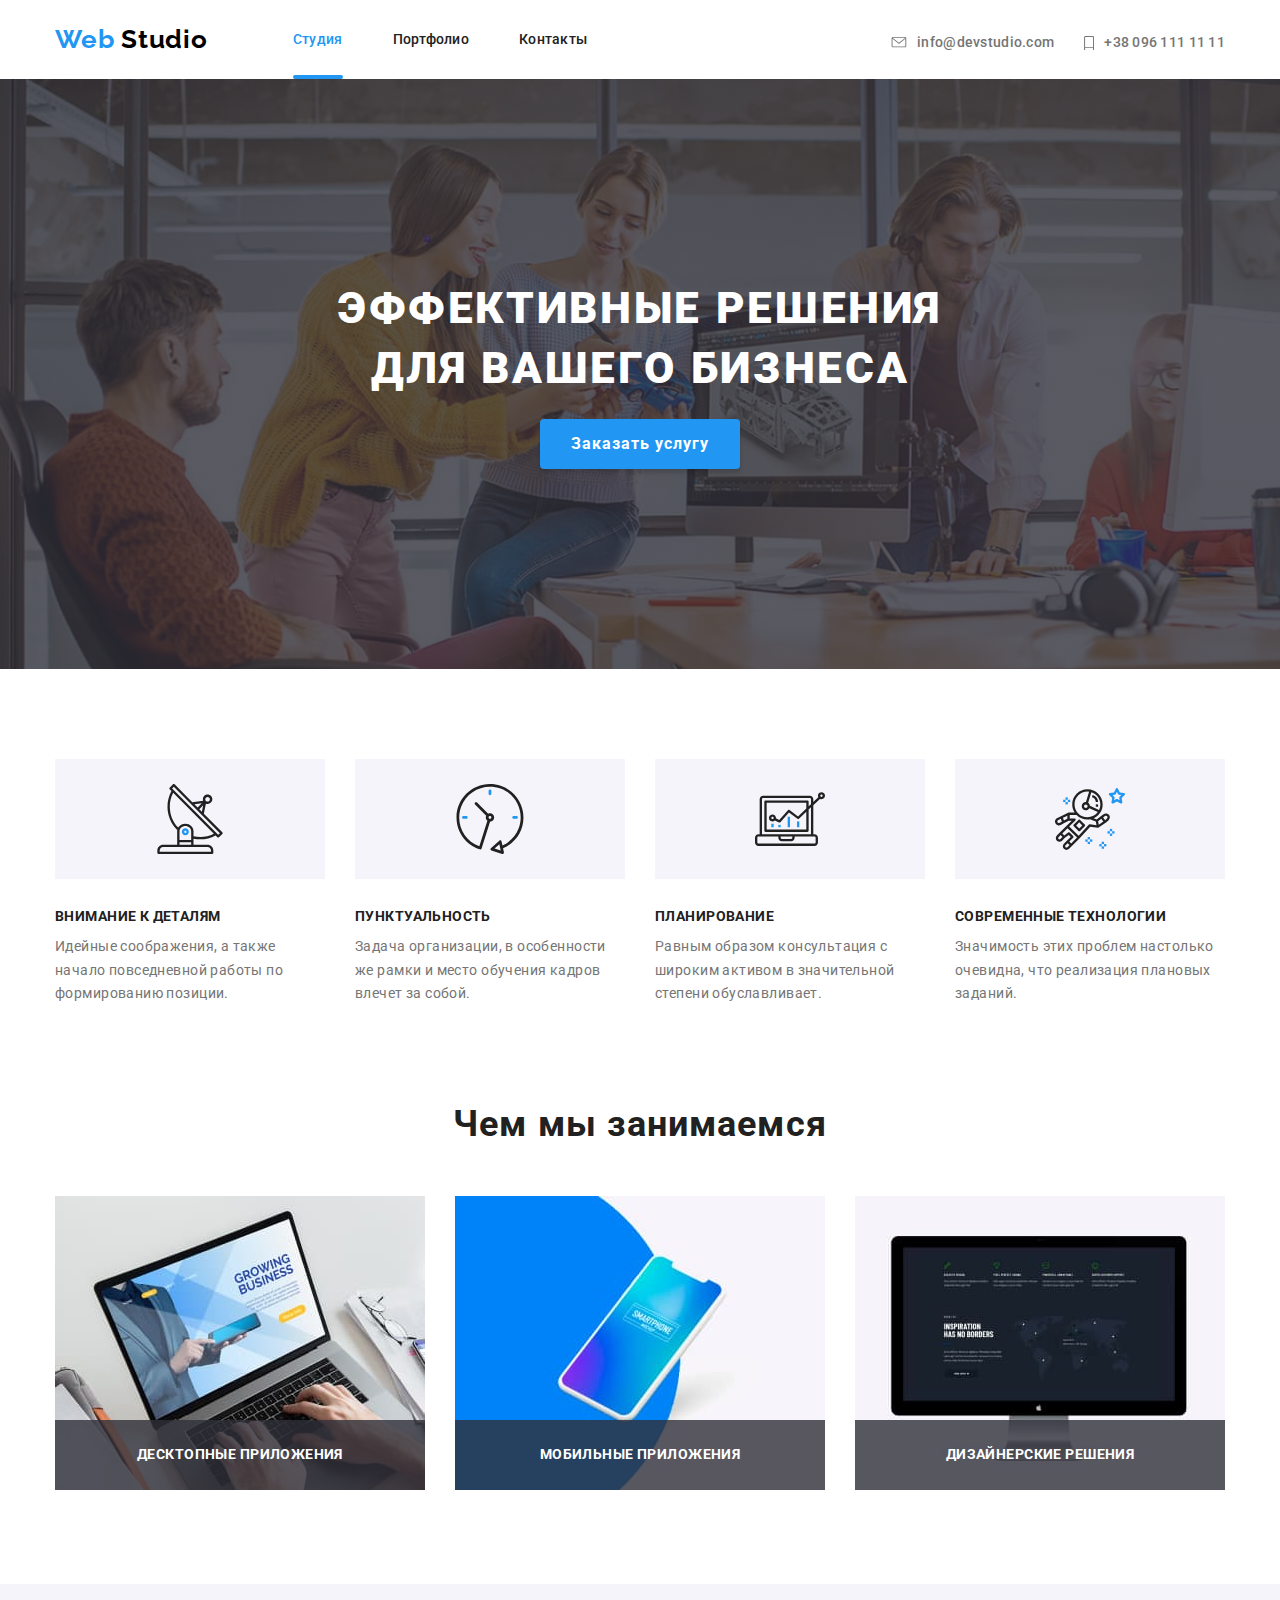
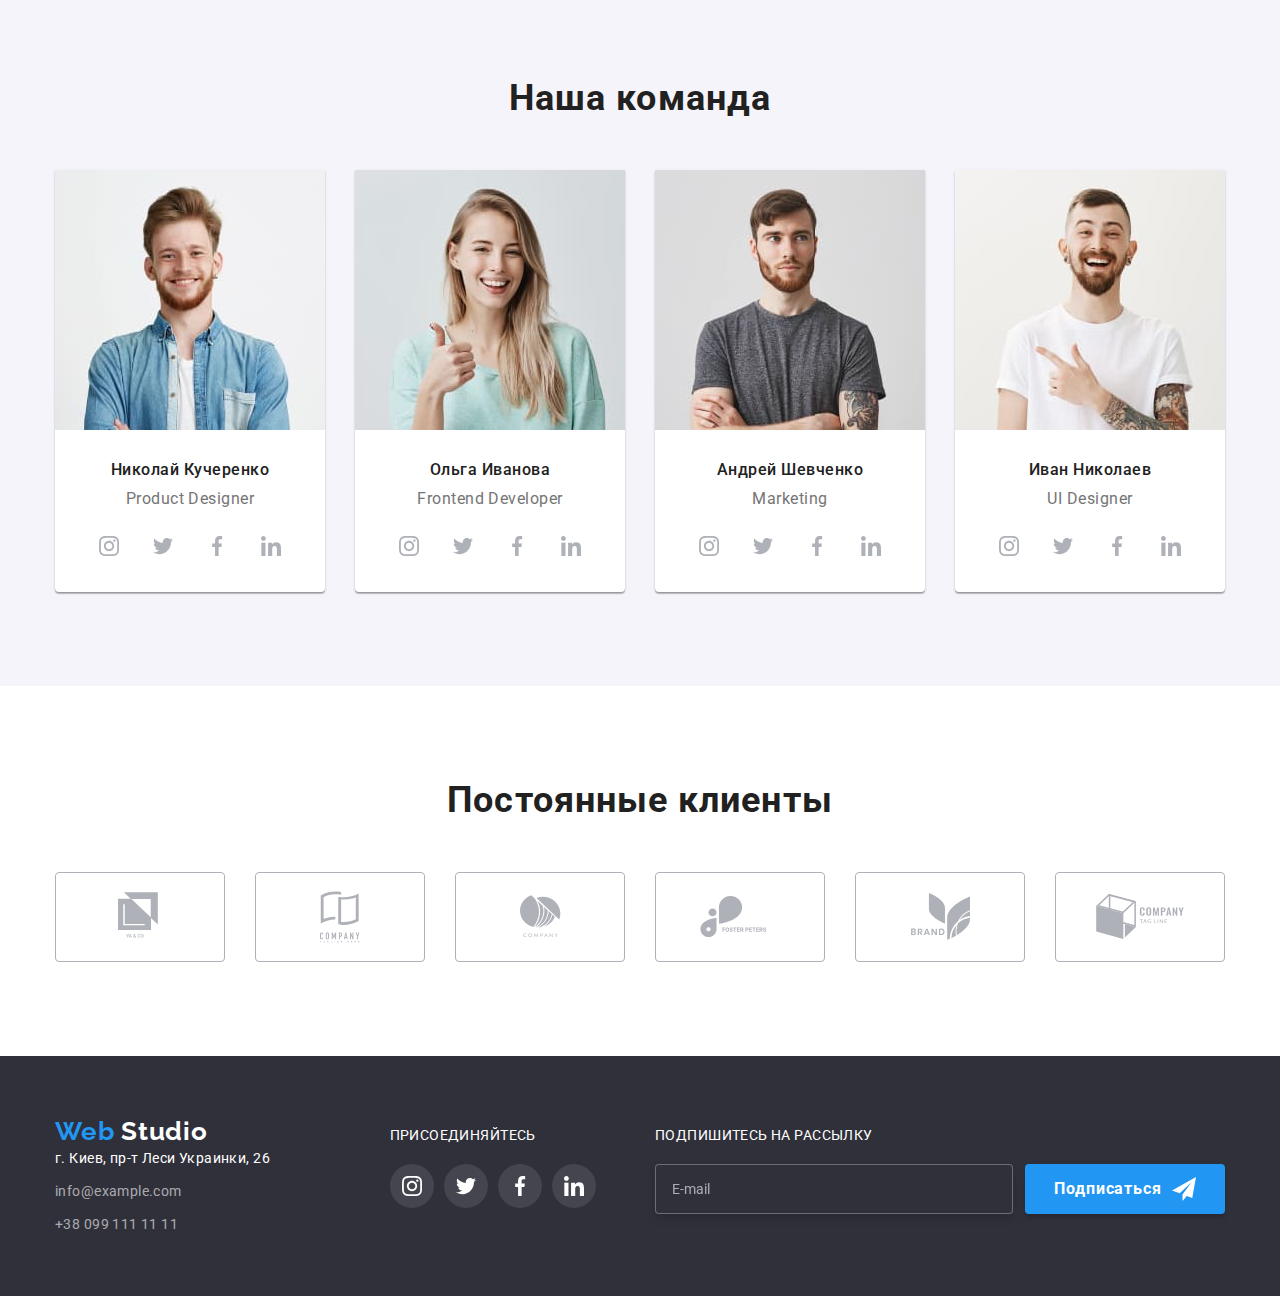
<file: index.html>
<!DOCTYPE html>
<html lang="ru">
<head>
    <meta charset="UTF-8">
    <meta name="viewport" content="width=device-width, initial-scale=1.0">
    <title lang="en">Web Studio</title>
    <link href="https://fonts.googleapis.com/css2?family=Raleway:wght@700&family=Roboto:wght@400;500;700;900&display=swap" rel="stylesheet">
    <link rel="stylesheet" href="./css/normalize.css">
    <link rel="stylesheet" href="./css/styles.css">
</head>
<body>
    <header class="web-studio-header">
        <div class="container">
            <nav class="nav">
                <a class="logo" href="./index.html" lang="en"><span>Web</span> Studio</a>
                <ul class="nav-list">
                    <li class="nav-item">
                        <a class="nav-item-link stydio-underline .link-current-color" href="./index.html">Студия</a>
                    </li>
                    <li class="nav-item">
                        <a class="nav-item-link" href="./portfolio.html">Портфолио</a>
                    </li>
                    <li class="nav-item">
                        <a class="nav-item-link" href="">Контакты</a>
                    </li>
                </ul>
            </nav>      
            <ul class="header-adress">
                <li class="header-adress-list link" >
                    <a href="mailto:info@devstudio.com">
                    <svg class="header-icon-mail" width="16" height="11">
                        <use href="./images/svg/sprite.svg#icon-envelopehover"></use>
                    </svg>info@devstudio.com
                    </a>
                </li>
                <li class="header-adress-list link">
                    <a href="tel:+380961111111">
                    <svg class="header-icon-phone">
                        <use href="./images/svg/sprite.svg#icon-Vector"></use>
                    </svg>+38 096 111 11 11
                    </a>
                </li>
            </ul>
        </div>
    </header>
    <main>
        <!-- Hero section_1 -->
        <section class="hero-section">
            <div class="hero-content">
                <h1 class="hero-title">
                    Эффективные решения для вашего бизнеса
                </h1>
                <button class="hero-button" type="button" data-modal-open>
                    Заказать услугу
                </button>    
            </div>
        </section>
        <!-- About us (+Фоновые иконки) section_2-->
        <section  class="about-section container">
            <h2 class="section-title" hidden>О нас</h2>
            <ul class="about-us-list">
                <li class="list-item">
                    <div class="about-us-bg">
                        <svg class="about-us-svg">
                            <use href="./images/svg/sprite.svg#icon-antenna"></use>
                        </svg>
                    </div>
                    <h3 class="about-second-title">Внимание к деталям</h3>
                    <p class="about-description">Идейные соображения, а также начало повседневной работы по формированию позиции.</p>
                </li>
                <li class="list-item">
                    <div class="about-us-bg">
                        <svg class="about-us-svg">
                            <use href="./images/svg/sprite.svg#icon-clock" ></use>
                        </svg>
                    </div>
                    <h3 class="about-second-title">Пунктуальность</h3>
                    <p class="about-description">Задача организации, в особенности же рамки и место обучения кадров влечет за собой.</p>
                </li>
                <li class="list-item">
                    <div class="about-us-bg">
                        <svg class="about-us-svg">
                            <use href="./images/svg/sprite.svg#icon-diagram"></use>
                        </svg>
                    </div>
                    <h3 class="about-second-title">Планирование</h3>
                    <p class="about-description">Равным образом консультация с широким активом в значительной степени обуславливает.</p>
                </li>
                <li class="list-item">
                    <div class="about-us-bg">
                        <svg class="about-us-svg">
                            <use href="./images/svg/sprite.svg#icon-astronaut"></use>
                        </svg>
                    </div>
                    <h3 class="about-second-title">Современные технологии</h3>
                    <p class="about-description">Значимость этих проблем настолько очевидна, что реализация плановых заданий.</p>
                </li>
            </ul>
        </section>
        <!-- Чем мы занимаемся section_3 -->
        <section class="what-do-we-do">
            <div class="container">
                <h2 class="section-title">Чем мы занимаемся</h2>
                <ul class="what-do-we-do-list">
                    <li class="what-our-direction">
                            <img src="./images/main/section_3/img_1.jpg" alt="человек печатает" width="370" height="294">
                            <h3 class="what-our-direction-title">Десктопные приложения</h3>
                    </li>
                    <li class="what-our-direction">
                            <img src="./images/main/section_3/img_2.jpg" alt="мобильный телефон" width="370" height="294">
                            <h3 class="what-our-direction-title">Мобильные приложения</h3>
                    </li>
                    <li class="what-our-direction">
                        <div >
                            <img class="" src="./images/main/section_3/img_3.jpg" alt="монитор со страницой сайта" width="370" height="294">
                            <h3 class="what-our-direction-title">Дизайнерские решения</h3>
                        </div>
                    </li>
                </ul>    
            </div>
        </section>
        <!-- Наша команда section_4 -->
        <section class="team-section">
            <div class="container">
                <h2 class="section-title">Наша команда</h2>
                <ul class="team-list">
                    <li class="team-card">
                        <img src="./images/main/section_4_team/img_1.jpg" alt="член команди номер 1" width="270" height="260">
                        <h3 class="team-card-title">Николай Кучеренко</h3>
                        <p class="team-card-desc" lang="en">Product Designer</p>
                        <ul class="card-social-list">
                            <li>
                                <a class="card-social-list-link" href="" >
                                    <svg class="icon-svg" width="20px" height="20px">
                                        <use href="./images/svg/sprite.svg#icon-instagram2"></use>
                                    </svg>
                                </a>
                                
                            </li>
                            <li>
                                <a class="card-social-list-link" href="">
                                    <svg class="icon-svg" width="20px" height="20px">
                                        <use href="./images/svg/sprite.svg#icon-twitter1"></use>
                                    </svg>
                                </a>
                            </li>
                            <li>
                                <a class="card-social-list-link" href="">
                                    <svg class="icon-svg" width="20px" height="20px">
                                        <use href="./images/svg/sprite.svg#icon-facebook1"></use>
                                    </svg>
                                </a>
                            </li>
                            <li>
                                <a class="card-social-list-link" href="">
                                    <svg class="icon-svg" width="20px" height="20px">
                                        <use href="./images/svg/sprite.svg#icon-linkedin1"></use>
                                    </svg>
                                </a>
                            </li>
                        </ul>
                    </li>
                    <li class="team-card">
                        <img src="./images/main/section_4_team/img_2.jpg" alt="член команди номер 2" width="270" height="260">
                        <h3 class="team-card-title">Ольга Иванова</h3>
                        <p class="team-card-desc" lang="en">Frontend Developer</p>
                        <ul class="card-social-list">
                            <li>
                                <a class="card-social-list-link" href="" >
                                    <svg class="icon-svg" width="20px" height="20px">
                                        <use href="./images/svg/sprite.svg#icon-instagram2"></use>
                                    </svg>
                                </a>
                                
                            </li>
                            <li>
                                <a class="card-social-list-link" href="">
                                    <svg class="icon-svg" width="20px" height="20px">
                                        <use class="icon-svg" href="./images/svg/sprite.svg#icon-twitter1"></use>
                                    </svg>
                                </a>
                            </li>
                            <li>
                                <a class="card-social-list-link" href="">
                                    <svg class="icon-svg" width="20px" height="20px">
                                        <use href="./images/svg/sprite.svg#icon-facebook1"></use>
                                    </svg>
                                </a>
                            </li>
                            <li>
                                <a class="card-social-list-link" href="">
                                    <svg class="icon-svg" width="20px" height="20px">
                                        <use class="icon-svg" href="./images/svg/sprite.svg#icon-linkedin1"></use>
                                    </svg>
                                </a>
                            </li>
                        </ul>
                    </li>
                    <li class="team-card">
                        <img src="./images/main/section_4_team/img_3.jpg" alt="член команди номер 3" width="270" height="260">
                        <h3 class="team-card-title">Андрей Шевченко</h3>
                        <p class="team-card-desc" lang="en">Marketing</p>
                        <ul class="card-social-list">
                            <li>
                                <a class="card-social-list-link" href="" >
                                    <svg class="icon-svg" width="20px" height="20px">
                                        <use href="./images/svg/sprite.svg#icon-instagram2"></use>
                                    </svg>
                                </a>
                                
                            </li>
                            <li>
                                <a class="card-social-list-link" href="">
                                    <svg class="icon-svg" width="20px" height="20px">
                                        <use class="icon-svg" href="./images/svg/sprite.svg#icon-twitter1"></use>
                                    </svg>
                                </a>
                            </li>
                            <li>
                                <a class="card-social-list-link" href="">
                                    <svg class="icon-svg" width="20px" height="20px">
                                        <use href="./images/svg/sprite.svg#icon-facebook1"></use>
                                    </svg>
                                </a>
                            </li>
                            <li>
                                <a class="card-social-list-link" href="">
                                    <svg class="icon-svg" width="20px" height="20px">
                                        <use class="icon-svg" href="./images/svg/sprite.svg#icon-linkedin1"></use>
                                    </svg>
                                </a>
                            </li>
                        </ul>
                    </li>
                    <li class="team-card">
                        <img src="./images/main/section_4_team/img_4.jpg" alt="член команди номер 4" width="270" height="260">
                        <h3 class="team-card-title">Иван Николаев</h3>
                        <p class="team-card-desc" lang="en">UI Designer</p>
                        <ul class="card-social-list">
                            <li>
                                <a class="card-social-list-link" href="" >
                                    <svg class="icon-svg" width="20px" height="20px">
                                        <use href="./images/svg/sprite.svg#icon-instagram2"></use>
                                    </svg>
                                </a>
                                
                            </li>
                            <li>
                                <a class="card-social-list-link" href="">
                                    <svg class="icon-svg" width="20px" height="20px">
                                        <use class="icon-svg" href="./images/svg/sprite.svg#icon-twitter1"></use>
                                    </svg>
                                </a>
                            </li>
                            <li>
                                <a class="card-social-list-link" href="">
                                    <svg class="icon-svg" width="20px" height="20px">
                                        <use href="./images/svg/sprite.svg#icon-facebook1"></use>
                                    </svg>
                                </a>
                            </li>
                            <li>
                                <a class="card-social-list-link" href="">
                                    <svg class="icon-svg" width="20px" height="20px">
                                        <use class="icon-svg" href="./images/svg/sprite.svg#icon-linkedin1"></use>
                                    </svg>
                                </a>
                            </li>
                        </ul>
                    </li>
                </ul>
    
            </div>

        </section>
        <!-- Постоянные клиенты scetion_5 -->
        <section class="regular-clients-section container">
            <h2 class="section-title">Постоянные клиенты</h2>
            <ul class="regular-klients-list">
                <li class="clients-logo">
                    <a class="clients-logo-link" href="" >
                        <svg width="44" height="49">
                            <use class="regular-clients-icon" href="./images/svg/sprite.svg#icon-logo1" ></use>
                        </svg>
                    </a>
                </li>
                <li>
                    <a class="clients-logo-link" href="">
                        <svg width="40" height="52">
                            <use href="./images/svg/sprite.svg#icon-logo2" width="40" height="52"></use>
                        </svg>
                    </a>
                </li>
                <li>
                    <a class="clients-logo-link" href="">
                        <svg width="41" height="42.6">
                            <use href="./images/svg/sprite.svg#icon-logo3"></use>
                        </svg>
                    </a>
                </li>
                <li>
                    <a class="clients-logo-link" href="">
                        <svg width="79.66" height="42.02">
                            <use href="./images/svg/sprite.svg#icon-logo4"></use>
                        </svg>
                    </a>
                </li>
                <li>
                    <a class="clients-logo-link" href="">
                        <svg width="59" height="47">
                            <use href="./images/svg/sprite.svg#icon-logo5"></use>
                        </svg>
                    </a>
                </li>
                <li>
                    <a class="clients-logo-link" href="">
                        <svg width="88.48" height="45.44">
                            <use href="./images/svg/sprite.svg#icon-logo6"></use>
                        </svg>
                    </a>
                </li>
            </ul>
        </section>
    </main>
    <footer class="footer">
        <div class="container">
            <div class="footer-adress">
                <a class="logo" href="" lang="en"><span>Web</span> <span class="footer-logo">Studio</span></a>
                <ul>
                    <li class="footer-adress-item">
                        <a class="footer-adress-link" href="https://goo.gl/maps/uBGR4EbeHuh7jFkM7" target="_blank">г. Киев, пр-т Леси Украинки, 26</a>
                    </li>
                    <li class="footer-adress-item">
                        <a class="footer-adress-link transparent" href="mailto:info@example.com">info@example.com</a>
                    </li>
                    <li class="footer-adress-item">
                        <a class="footer-adress-link transparent" href="tel:+380991111111">+38 099 111 11 11</a>
                    </li>
                </ul>
            </div>
             <div class="footer-social">
                    <b class="foter-social-title">присоединяйтесь</b>
                    <ul class="footer-social-list">
                        <li>
                            <a class="footer-social-list-item" href="">
                                <svg width="20" height="20">
                                    <use href="./images/svg/sprite.svg#icon-instagram2"></use>
                                </svg>
                            </a>
                        </li>
                        <li>
                            <a class="footer-social-list-item" href="">
                                <svg width="20" height="20">
                                    <use href="./images/svg/sprite.svg#icon-twitter1"></use>
                                </svg>
                            </a>
                        </li>
                        <li>
                            <a class="footer-social-list-item" href="">
                                <svg width="20" height="20">
                                    <use href="./images/svg/sprite.svg#icon-facebook1"></use>
                                </svg>
                            </a>
                        </li>
                        <li>
                            <a class="footer-social-list-item" href="">
                                <svg width="20" height="20">
                                    <use href="./images/svg/sprite.svg#icon-linkedin1"></use>
                                </svg>
                            </a>
                        </li>
                    </ul>        
            </div>  
            <div class="footer-subscribe-form-container">
                <b class="foter-social-title">Подпишитесь на рассылку</b>
                <form class="footer-subscribe-form" action="#">
                    <input class="form-imput-email" type="email" name="user-email" placeholder="E-mail" required>
                    <button class="hero-button" type="submit">Подписаться
                        <svg class="fill-icon-send" width="24" height="24">
                            <use href="./images/svg/sprite.svg#icon-icon-send"></use>
                        </svg>
                    </button>    
                </form>
            </div>  
        </div>
    </footer>
    <div class="backdrop is-hidden" data-modal>
        <form action="#" class="modal-form">
            <h2 class="modal-form-title">Оставьте свои данные, мы вам перезвоним</h2>
            <div class="modal-form-input-wrapper">
                <input type="text" name="user-name" id="user-modal-name" class="modal-form-input" placeholder=" " required>
                <label for="user-modal-name" class="modal-form-label" >Имя</label>
                <svg class="modal-form-svg">
                    <use href="./images/svg/sprite.svg#icon-person-black-18dp-1"></use>
                </svg>
            </div>
            <div class="modal-form-input-wrapper">
                <input type="tel" name="user-tel" id="user-modal-tel" class="modal-form-input" placeholder=" " required>
                <label for="user-modal-tel" class="modal-form-label" >Телефон</label>
                <svg class="modal-form-svg">
                    <use href="./images/svg/sprite.svg#icon-phone-black-18dp-1"></use>
                </svg>
            </div>
            <div class="modal-form-input-wrapper">
                <input type="email" name="user-mail" id="user-modal-mail" class="modal-form-input" placeholder=" " required>
                <label for="user-modal-mail" class="modal-form-label" >Почта</label>
                <svg class="modal-form-svg">
                    <use href="./images/svg/sprite.svg#icon-email-black-18dp-1"></use>
                </svg>
            </div>
            <textarea name="user-message" class="modal-form-message" placeholder="Комментарий"></textarea>
            <label  class="modal-form-option-label">
                <!-- <span class="modal-form-custom-checkbox"></span> -->
                <input type="checkbox" name="user-agree" class="modal-form-checkbox" required>
                <span class="modal-form-checkbox-icon"></span>
                <span class="modal-form-option-agree">Соглашаюсь с рассылкой и принимаю&nbsp;<a href="" class="condition">Условия договора</a></span>
            </label>
                
            <button class="modal-form-btn" type="submit">Отправить</button>
            <button type="button" class="close-button" data-modal-close>
                <svg class="modal-form-close-svg">
                    <use href="./images/svg/sprite.svg#icon-close-black-18dp1"></use>
                </svg> 
            </button>
        </form>
    </div>
    <script src="./js/modal.js"></script>

</body>
</html>
</file>
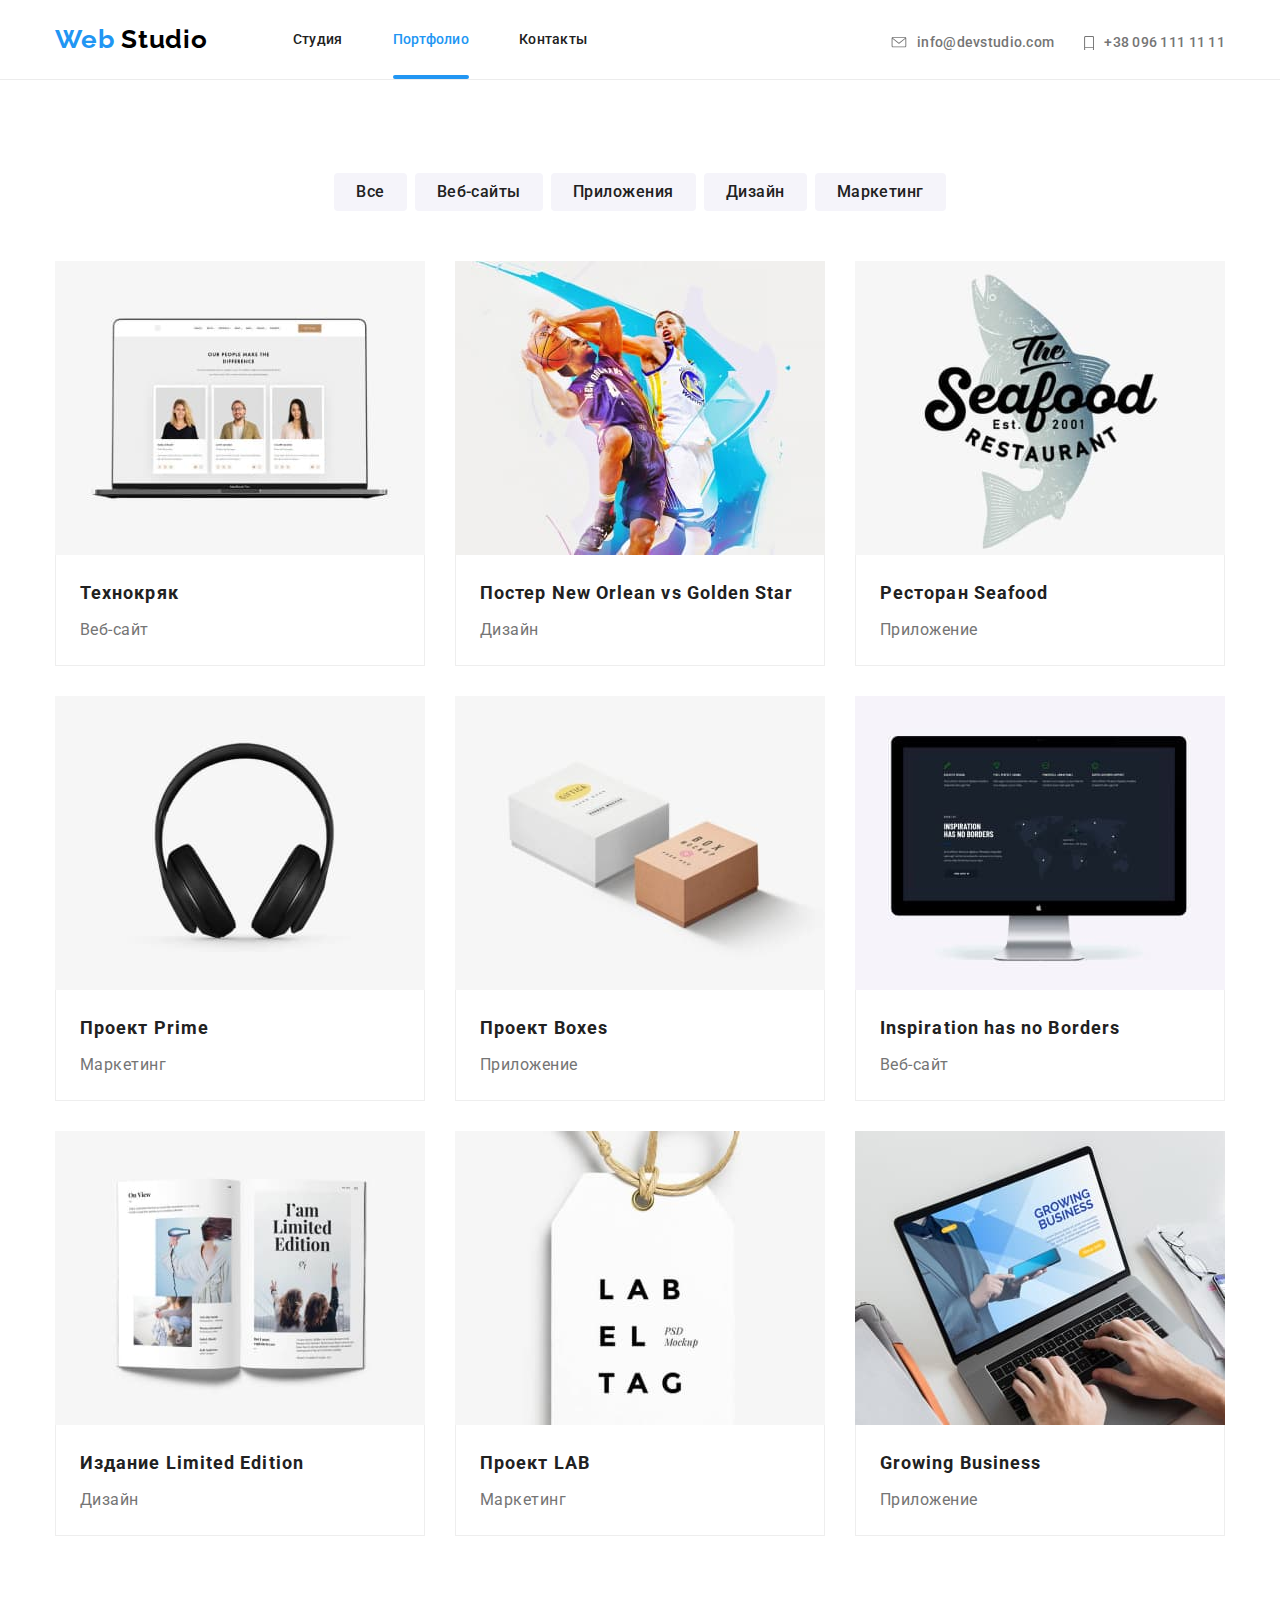
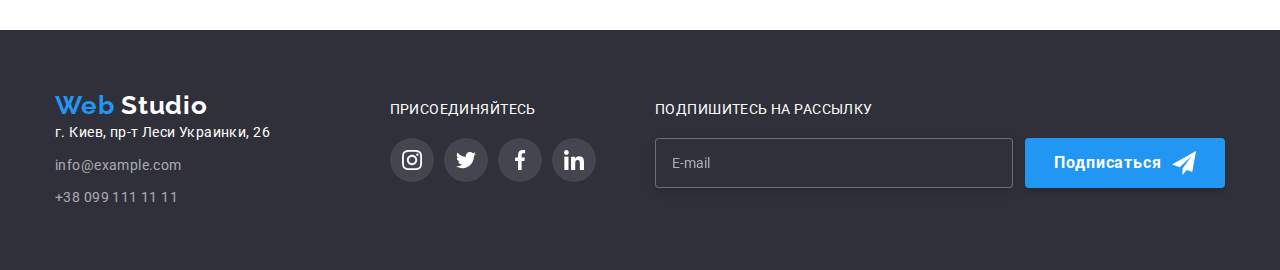
<file: portfolio.html>
<!DOCTYPE html>
<html lang="ru">
<head>
    <meta charset="UTF-8">
    <meta name="viewport" content="width=device-width, initial-scale=1.0">
    <title lang="en">Web Studio</title>
    <link href="https://fonts.googleapis.com/css2?family=Raleway:wght@700&family=Roboto:wght@400;500;700;900&display=swap" rel="stylesheet">
    <link rel="stylesheet" href="./css/styles.css">
    <link rel="stylesheet" href="./css/normalize.css">

</head>
<body>
    <header class="web-studio-header header-border">
        <div class="container">
            <nav class="nav">
                <a class="logo" href="./index.html" lang="en"><span>Web</span> Studio</a>
                <ul class="nav-list">
                    <li class="nav-item">
                        <a class="nav-item-link" href="./index.html">Студия</a>
                    </li>
                    <li class="nav-item">
                        <a class="nav-item-link stydio-underline current-color" href="./portfolio.html">Портфолио</a>
                    </li>
                    <li class="nav-item">
                        <a class="nav-item-link" href="">Контакты</a>
                    </li>
                </ul>
            </nav>      
            <ul class="header-adress">
                <li class="header-adress-list link" >
                    <a href="mailto:info@devstudio.com">
                    <svg class="header-icon-mail" width="16" height="11">
                        <use href="./images/svg/sprite.svg#icon-envelopehover"></use>
                    </svg>info@devstudio.com
                    </a>
                </li>
                <li class="header-adress-list link">
                    <a href="tel:+380961111111">
                    <svg class="header-icon-phone">
                        <use href="./images/svg/sprite.svg#icon-Vector"></use>
                    </svg>+38 096 111 11 11
                    </a>
                </li>
            </ul>
        </div>
    </header>
    <main>
        <section class="filter-section container">
            <div class="filter">
                <h1 hidden>Портфолио</h1>
                <ul class="filter-list">
                    <li class="filter-item">
                        <button class="filter-button" type="button">Все</button>
                    </li>
                    <li class="filter-item">
                        <button class="filter-button" type="button">Веб-сайты</button>
                    </li>
                    <li class="filter-item">
                        <button class="filter-button" type="button">Приложения</button>
                    </li>
                    <li class="filter-item">
                        <button class="filter-button" type="button">Дизайн</button>
                    </li>
                    <li class="filter-item">
                        <button class="filter-button" type="button">Маркетинг</button>
                    </li>
                </ul>
            </div>
            <ul class="portfolio-list">
                <li class="portfolio-item"> 
                    <a href="">
                        <div class="portfolio-item-img-wrapper">
                            <img src="./images/portfolio/img-portfolio-1.jpg" alt="пример работы - веб-сайт">
                            <div class="portfolio-item-overlay">
                                <p class="portfolio-item-desc">Технокряк это современная площадка распространения коронавируса. Компании используют эту платформу для цифрового шпионажа и атак на защищённые сервера конкурентов.</p>
                            </div>  
                        </div>
                        <div class="portfolio-item-desc-bg">
                            <h2 class="protfolio-item-title">Технокряк</h2>
                            <p class="portfolio-item-product">Веб-сайт</p>    
                        </div>
                    </a>
                </li>
                <li class="portfolio-item"> 
                    <a href="">
                        <div class="portfolio-item-img-wrapper">
                            <img src="./images/portfolio/img-portfolio-2.jpg" alt="пример работы - дизайн постера">
                            <div class="portfolio-item-overlay">
                                <p class="portfolio-item-desc">Lorem ipsum dolor sit amet consectetur adipisicing elit. Ipsum, veniam! Facere vel quibusdam beatae cumque.</p>
                            </div>  
                        </div>
                        <div class="portfolio-item-desc-bg">
                            <h2 class="protfolio-item-title">Постер New Orlean vs Golden Star</h2>
                            <p class="portfolio-item-product">Дизайн</p>
                        </div>
                    </a>
                </li>
                <li class="portfolio-item"> 
                    <a href="">
                        <div class="portfolio-item-img-wrapper">
                            <img src="./images/portfolio/img-portfolio-3.jpg" alt="пример работы - приложение">
                            <div class="portfolio-item-overlay">
                                <p class="portfolio-item-desc">Lorem ipsum dolor sit amet consectetur adipisicing elit. Temporibus eos voluptatem illum. Error, ratione maiores?</p>
                            </div>
                        </div>
                        <div class="portfolio-item-desc-bg">
                            <h2 class="protfolio-item-title">Ресторан Seafood</h2>
                            <p class="portfolio-item-product">Приложение</p>
                        </div>
                    </a>
                </li>
                <li class="portfolio-item"> 
                    <a href="">
                        <div class="portfolio-item-img-wrapper">
                            <img src="./images/portfolio/img-portfolio-4.jpg" alt="пример работы - маркетинг">
                            <div class="portfolio-item-overlay">
                                <p class="portfolio-item-desc">Lorem ipsum dolor sit amet consectetur adipisicing elit. Temporibus eos voluptatem illum. Error, ratione maiores?</p>
                            </div>
                        </div>
                        <div class="portfolio-item-desc-bg">
                            <h2 class="protfolio-item-title">Проект Prime</h2>
                            <p class="portfolio-item-product">Маркетинг</p>
                        </div>
                    </a>
                </li>
                <li class="portfolio-item"> 
                    <a href="">
                        <div class="portfolio-item-img-wrapper">
                            <img src="./images/portfolio/img-portfolio-5.jpg" alt="пример работы - приложение">
                            <div class="portfolio-item-overlay">
                                <p class="portfolio-item-desc">Lorem ipsum dolor sit amet consectetur adipisicing elit. Temporibus eos voluptatem illum. Error, ratione maiores?</p>
                            </div>
                        </div>
                        <div class="portfolio-item-desc-bg">
                            <h2 class="protfolio-item-title">Проект Boxes</h2>
                            <p class="portfolio-item-product">Приложение</p>
                        </div>
                    </a>
                </li>
                <li class="portfolio-item"> 
                    <a href="">
                        <div class="portfolio-item-img-wrapper">
                            <img src="./images/portfolio/img-portfolio-6.jpg" alt="пример работы - веб-сайт">
                            <div class="portfolio-item-overlay">
                                <p class="portfolio-item-desc">Lorem ipsum dolor sit amet consectetur adipisicing elit. Temporibus eos voluptatem illum. Error, ratione maiores?</p>
                            </div>
                        </div>
                        <div class="portfolio-item-desc-bg">
                            <h2 class="protfolio-item-title">Inspiration has no Borders</h2>
                            <p class="portfolio-item-product">Веб-сайт</p>
                        </div>
                    </a>
                </li>
                <li class="portfolio-item"> 
                    <a href="">
                        <div class="portfolio-item-img-wrapper">
                            <img src="./images/portfolio/img-portfolio-7.jpg" alt="пример работы - дизайн">
                            <div class="portfolio-item-overlay">
                                <p class="portfolio-item-desc">Lorem ipsum dolor sit amet consectetur adipisicing elit. Temporibus eos voluptatem illum. Error, ratione maiores?</p>
                            </div>
                        </div>
                        <div class="portfolio-item-desc-bg">
                            <h2 class="protfolio-item-title">Издание Limited Edition</h2>
                            <p class="portfolio-item-product">Дизайн</p>
                        </div>
                    </a>
                </li>
                <li class="portfolio-item"> 
                    <a href="">
                        <div class="portfolio-item-img-wrapper">
                            <img src="./images/portfolio/img-portfolio-8.jpg" alt="пример работы - маркетинг">
                            <div class="portfolio-item-overlay">
                                <p class="portfolio-item-desc">Lorem ipsum dolor sit amet consectetur adipisicing elit. Temporibus eos voluptatem illum. Error, ratione maiores?</p>
                            </div>
                        </div>
                        <div class="portfolio-item-desc-bg">
                            <h2 class="protfolio-item-title">Проект LAB</h2>
                            <p class="portfolio-item-product">Маркетинг</p>
                        </div>
                    </a> 
                </li>
                <li class="portfolio-item"> 
                    <a href="">
                        <div class="portfolio-item-img-wrapper">
                            <img src="./images/portfolio/img-portfolio-9.jpg" alt="пример работы - приложение">
                            <div class="portfolio-item-overlay">
                                <p class="portfolio-item-desc">Lorem ipsum dolor sit amet consectetur adipisicing elit. Temporibus eos voluptatem illum. Error, ratione maiores?</p>
                            </div>
                        </div>
                        
                        <div class="portfolio-item-desc-bg">
                            <h2 class="protfolio-item-title">Growing Business</h2>
                            <p class="portfolio-item-product">Приложение</p>
                        </div>
                    </a>
                </li>
            </ul>
        </section>
    </main>
    <footer class="footer">
        <div class="container">
            <div class="footer-adress">
                <a class="logo" href="" lang="en"><span>Web</span> <span class="footer-logo">Studio</span></a>
                <ul>
                    <li class="footer-adress-item">
                        <a class="footer-adress-link" href="https://goo.gl/maps/uBGR4EbeHuh7jFkM7" target="_blank">г. Киев, пр-т Леси Украинки, 26</a>
                    </li>
                    <li class="footer-adress-item">
                        <a class="footer-adress-link transparent" href="mailto:info@example.com">info@example.com</a>
                    </li>
                    <li class="footer-adress-item">
                        <a class="footer-adress-link transparent" href="tel:+380991111111">+38 099 111 11 11</a>
                    </li>
                </ul>
            </div>
             <div class="footer-social">
                    <b class="foter-social-title">присоединяйтесь</b>
                    <ul class="footer-social-list">
                        <li>
                            <a class="footer-social-list-item" href="">
                                <svg width="20" height="20">
                                    <use href="./images/svg/sprite.svg#icon-instagram2"></use>
                                </svg>
                            </a>
                        </li>
                        <li>
                            <a class="footer-social-list-item" href="">
                                <svg width="20" height="20">
                                    <use href="./images/svg/sprite.svg#icon-twitter1"></use>
                                </svg>
                            </a>
                        </li>
                        <li>
                            <a class="footer-social-list-item" href="">
                                <svg width="20" height="20">
                                    <use href="./images/svg/sprite.svg#icon-facebook1"></use>
                                </svg>
                            </a>
                        </li>
                        <li>
                            <a class="footer-social-list-item" href="">
                                <svg width="20" height="20">
                                    <use href="./images/svg/sprite.svg#icon-linkedin1"></use>
                                </svg>
                            </a>
                        </li>
                    </ul>        
            </div>  
            <div class="footer-subscribe-form-container">
                <b class="foter-social-title">Подпишитесь на рассылку</b>
                <form class="footer-subscribe-form" action="#">
                    <input class="form-imput-email" type="email" name="user-email" placeholder="E-mail" required>
                    <div class="footer-btn">
                        <button class="hero-button" type="submit">Подписаться
                            <svg class="fill-icon-send" width="24" height="24">
                                <use href="./images/svg/sprite.svg#icon-icon-send"></use>
                            </svg>
                        </button>    
                    </div>
                </form>
            </div>  
        </div>
    </footer>

</body>
</html>
</file>
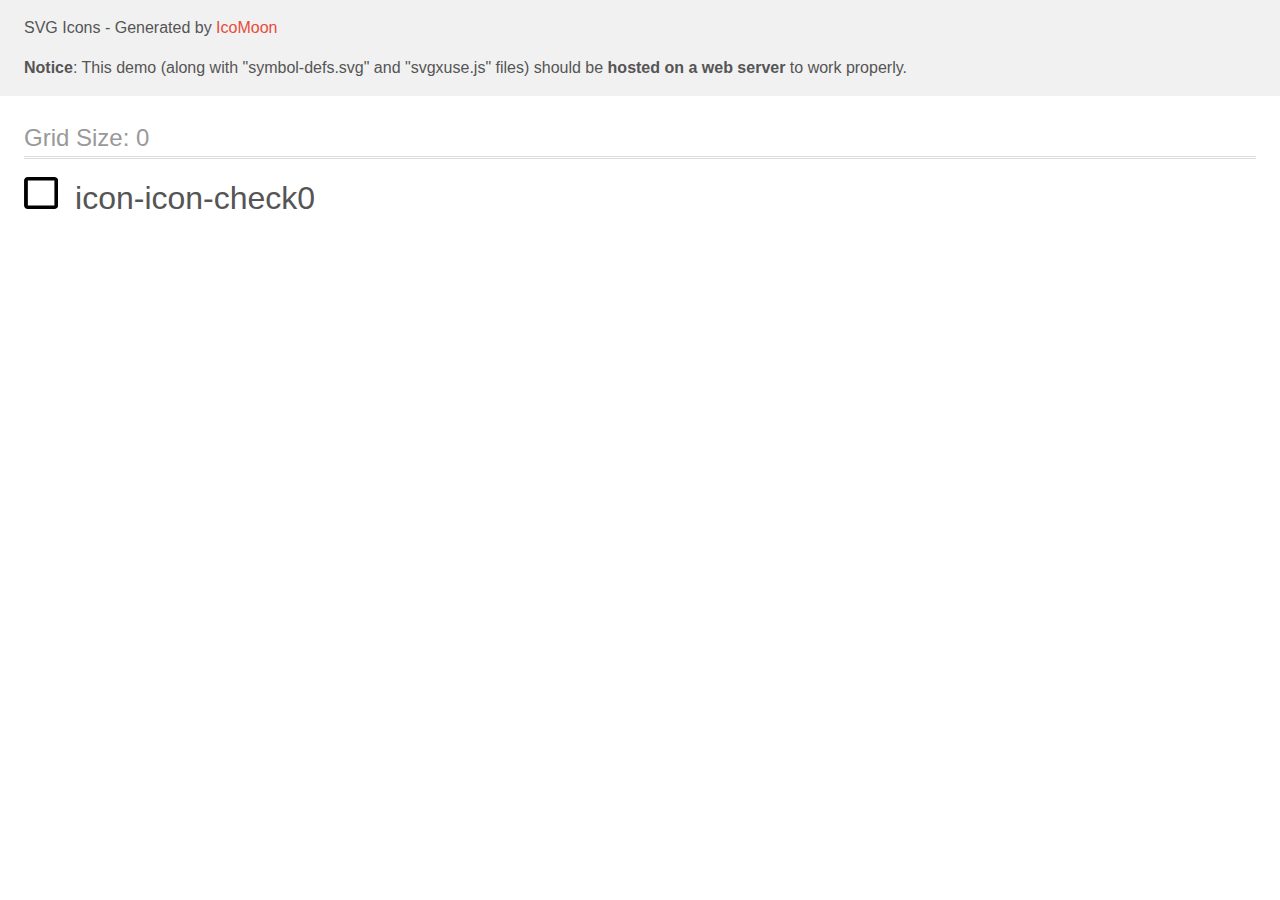
<file: images/svg/check0/demo-external-svg.html>
<!doctype html>
<html>
<head>
    <title>IcoMoon - SVG Icons</title>
    <meta charset="utf-8">
    <meta name="viewport" content="width=device-width, initial-scale=1">
    <link rel="stylesheet" href="demo-files/demo.css">
    <link rel="stylesheet" href="style.css">
</head>
<body>
<header class="bgc1 clearfix">
<div class="mhl">
    <p>SVG Icons - Generated by <a href="https://icomoon.io/app">IcoMoon</a></p><p><strong>Notice</strong>: This demo (along with "symbol-defs.svg" and "svgxuse.js" files) should be <b>hosted on a web server</b> to work properly.</p>
</div>
</header>
    <div class="clearfix mhl ptl">
        <h1 class="mvm mtn fgc1">Grid Size: 0</h1>
        <div class="glyph fs1">
            <div class="clearfix pbs">
                <svg class="icon icon-icon-check0"><use xlink:href="symbol-defs.svg#icon-icon-check0"></use></svg><span class="name"> icon-icon-check0</span>
            </div>
        </div>
  </div>
<script defer src="svgxuse.js"></script>
</body>
</html>
</file>
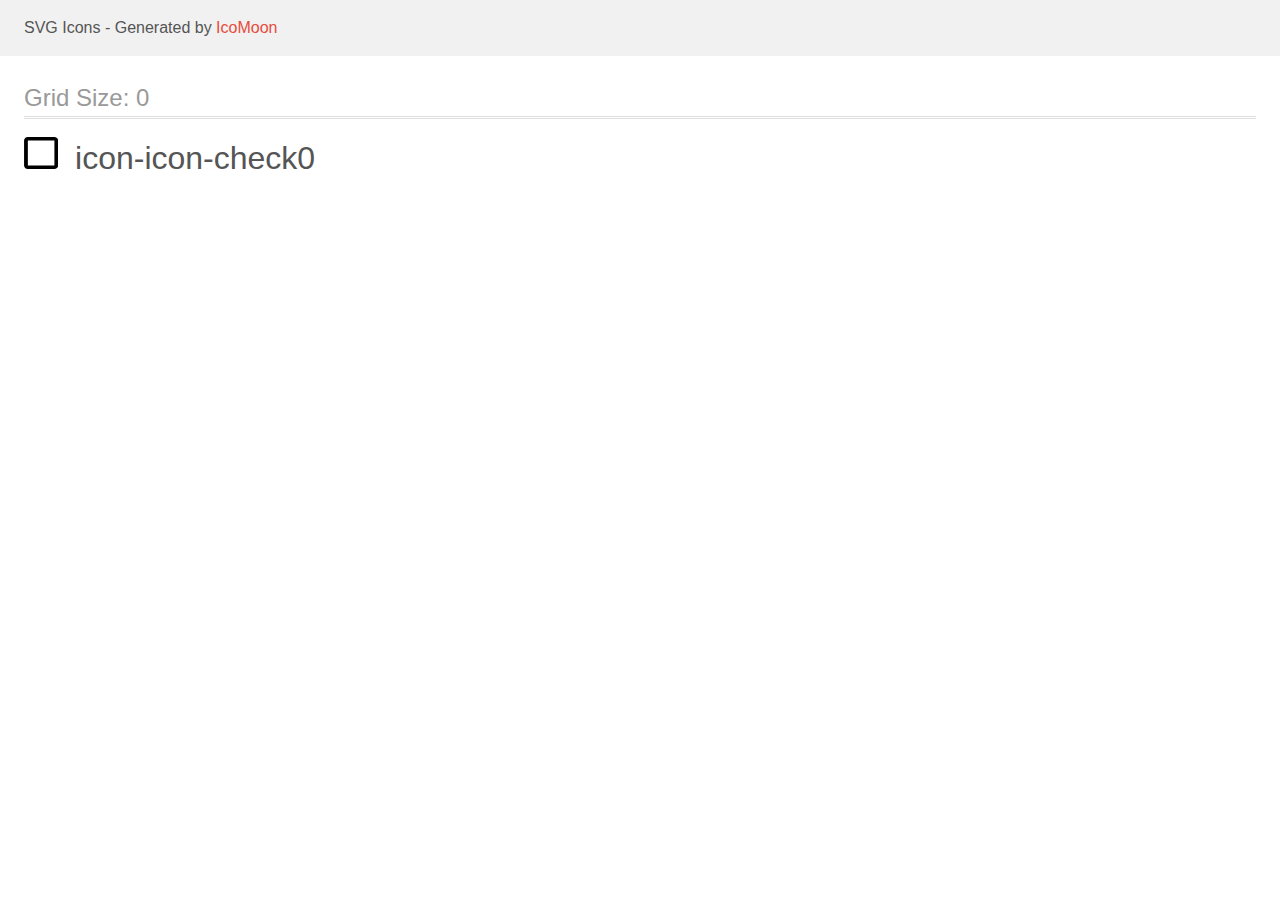
<file: images/svg/check0/demo.html>
<!doctype html>
<html>
<head>
    <title>IcoMoon - SVG Icons</title>
    <meta charset="utf-8">
    <meta name="viewport" content="width=device-width, initial-scale=1">
    <link rel="stylesheet" href="demo-files/demo.css">
    <link rel="stylesheet" href="style.css">
</head>
<body>
<svg aria-hidden="true" style="position: absolute; width: 0; height: 0; overflow: hidden;" version="1.1" xmlns="http://www.w3.org/2000/svg" xmlns:xlink="http://www.w3.org/1999/xlink">
<defs>
<symbol id="icon-icon-check0" viewBox="0 0 34 32">
<path d="M30.341 3.556v24.889h-26.548v-24.889h26.548zM30.341 0h-26.548c-2.086 0-3.793 1.6-3.793 3.556v24.889c0 1.956 1.707 3.556 3.793 3.556h26.548c2.086 0 3.793-1.6 3.793-3.556v-24.889c0-1.956-1.707-3.556-3.793-3.556z"></path>
</symbol>
</defs>
</svg>

<header class="bgc1 clearfix">
<div class="mhl">
    <p>SVG Icons - Generated by <a href="https://icomoon.io/app">IcoMoon</a></p>
</div>
</header>
    <div class="clearfix mhl ptl">
        <h1 class="mvm mtn fgc1">Grid Size: 0</h1>
        <div class="glyph fs1">
            <div class="clearfix pbs">
                <svg class="icon icon-icon-check0"><use xlink:href="#icon-icon-check0"></use></svg><span class="name"> icon-icon-check0</span>
            </div>
        </div>
  </div>
<script defer src="svgxuse.js"></script>
</body>
</html>
</file>
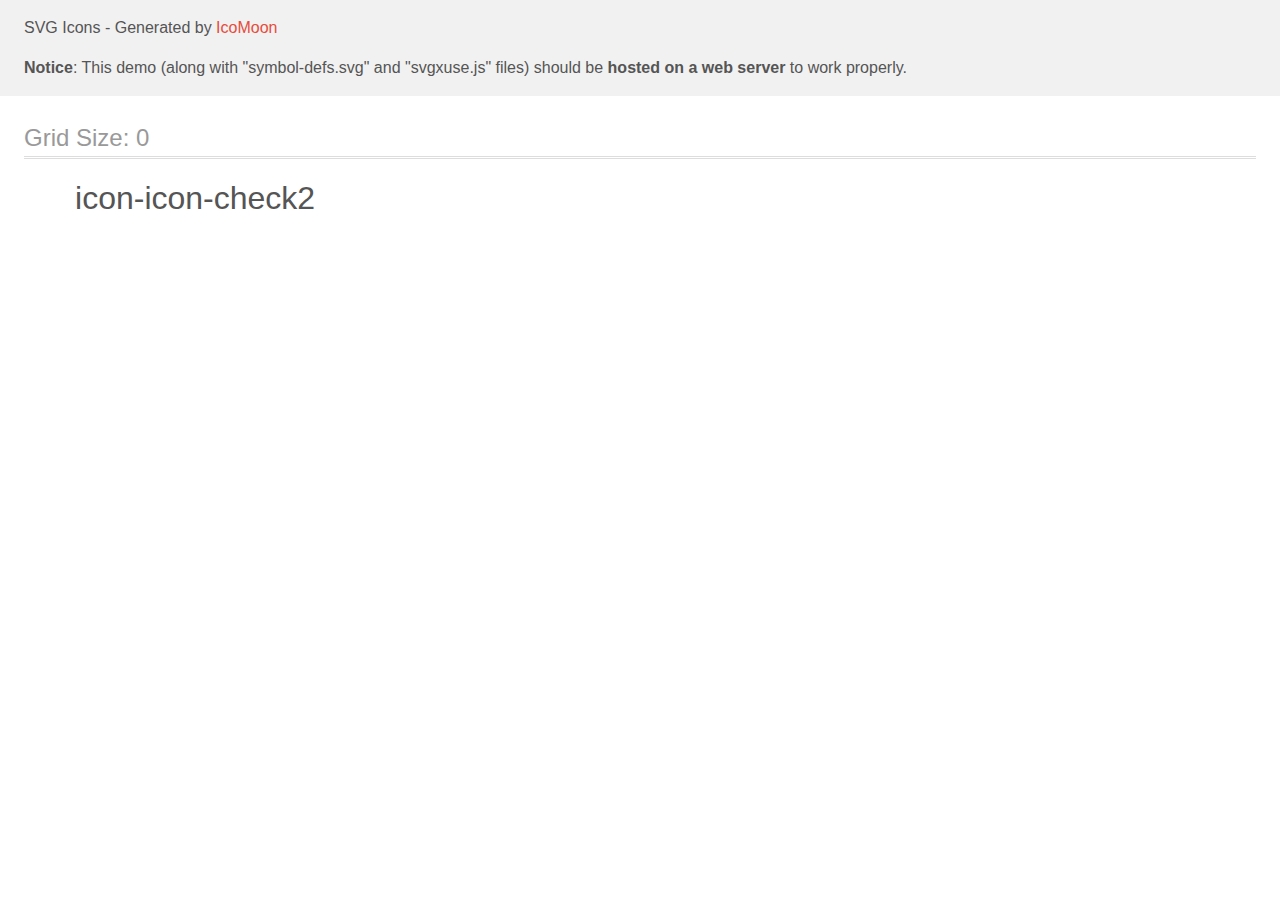
<file: images/svg/icomoon (2)/demo-external-svg.html>
<!doctype html>
<html>
<head>
    <title>IcoMoon - SVG Icons</title>
    <meta charset="utf-8">
    <meta name="viewport" content="width=device-width, initial-scale=1">
    <link rel="stylesheet" href="demo-files/demo.css">
    <link rel="stylesheet" href="style.css">
</head>
<body>
<header class="bgc1 clearfix">
<div class="mhl">
    <p>SVG Icons - Generated by <a href="https://icomoon.io/app">IcoMoon</a></p><p><strong>Notice</strong>: This demo (along with "symbol-defs.svg" and "svgxuse.js" files) should be <b>hosted on a web server</b> to work properly.</p>
</div>
</header>
    <div class="clearfix mhl ptl">
        <h1 class="mvm mtn fgc1">Grid Size: 0</h1>
        <div class="glyph fs1">
            <div class="clearfix pbs">
                <svg class="icon icon-icon-check2"><use xlink:href="symbol-defs.svg#icon-icon-check2"></use></svg><span class="name"> icon-icon-check2</span>
            </div>
        </div>
  </div>
<script defer src="svgxuse.js"></script>
</body>
</html>
</file>
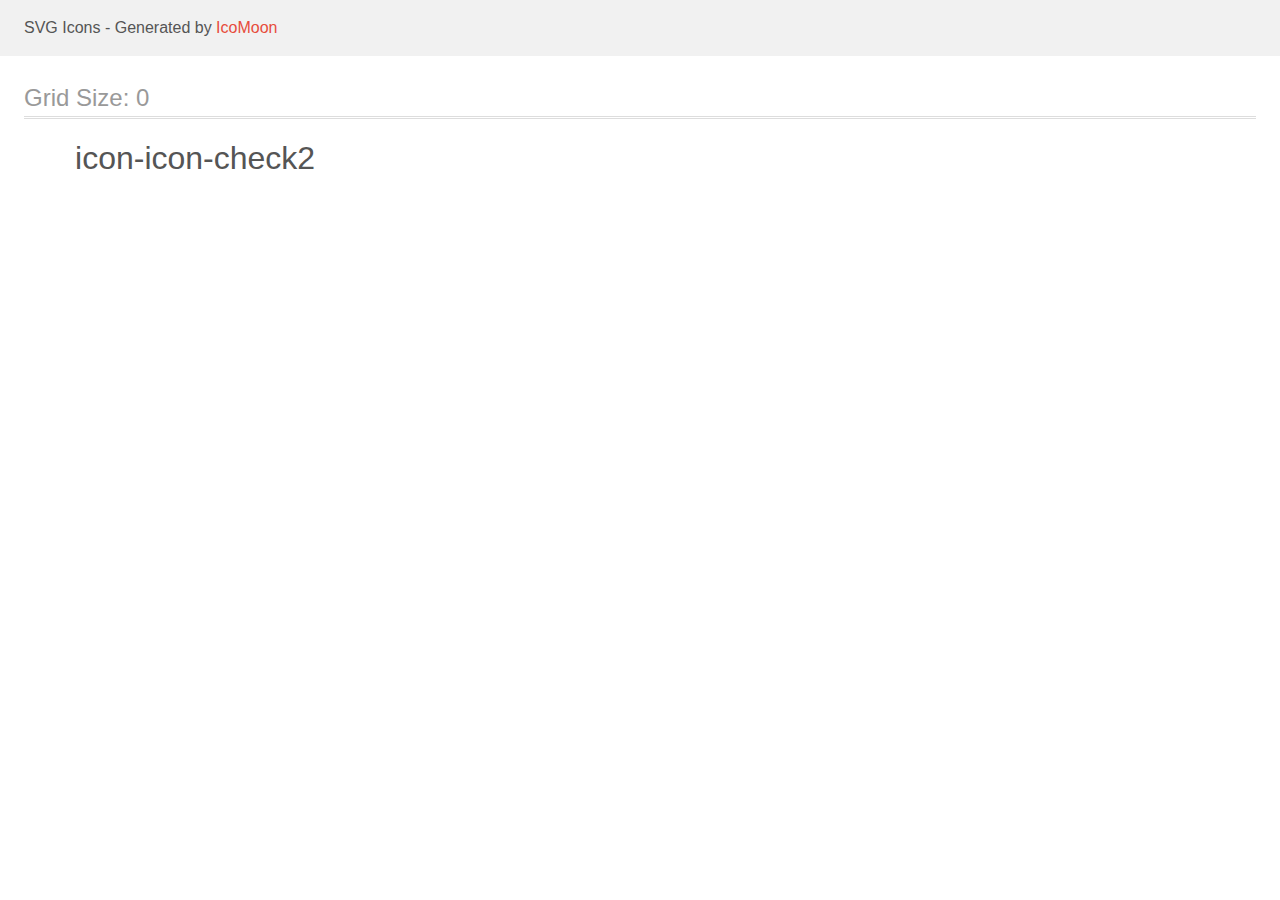
<file: images/svg/icomoon (2)/demo.html>
<!doctype html>
<html>
<head>
    <title>IcoMoon - SVG Icons</title>
    <meta charset="utf-8">
    <meta name="viewport" content="width=device-width, initial-scale=1">
    <link rel="stylesheet" href="demo-files/demo.css">
    <link rel="stylesheet" href="style.css">
</head>
<body>
<svg aria-hidden="true" style="position: absolute; width: 0; height: 0; overflow: hidden;" version="1.1" xmlns="http://www.w3.org/2000/svg" xmlns:xlink="http://www.w3.org/1999/xlink">
<defs>
<symbol id="icon-icon-check2" viewBox="0 0 34 32">
<path fill="#fff" style="fill: var(--color1, #fff); stroke: var(--color1, #fff)" stroke="#fff" stroke-linejoin="miter" stroke-linecap="butt" stroke-miterlimit="4" stroke-width="0.4267" d="M8.442 16.537l-0.147-0.14-2.205 2.088 7.767 7.41 16.318-15.567-2.19-2.089-14.128 13.465-5.416-5.167z"></path>
</symbol>
</defs>
</svg>

<header class="bgc1 clearfix">
<div class="mhl">
    <p>SVG Icons - Generated by <a href="https://icomoon.io/app">IcoMoon</a></p>
</div>
</header>
    <div class="clearfix mhl ptl">
        <h1 class="mvm mtn fgc1">Grid Size: 0</h1>
        <div class="glyph fs1">
            <div class="clearfix pbs">
                <svg class="icon icon-icon-check2"><use xlink:href="#icon-icon-check2"></use></svg><span class="name"> icon-icon-check2</span>
            </div>
        </div>
  </div>
<script defer src="svgxuse.js"></script>
</body>
</html>
</file>
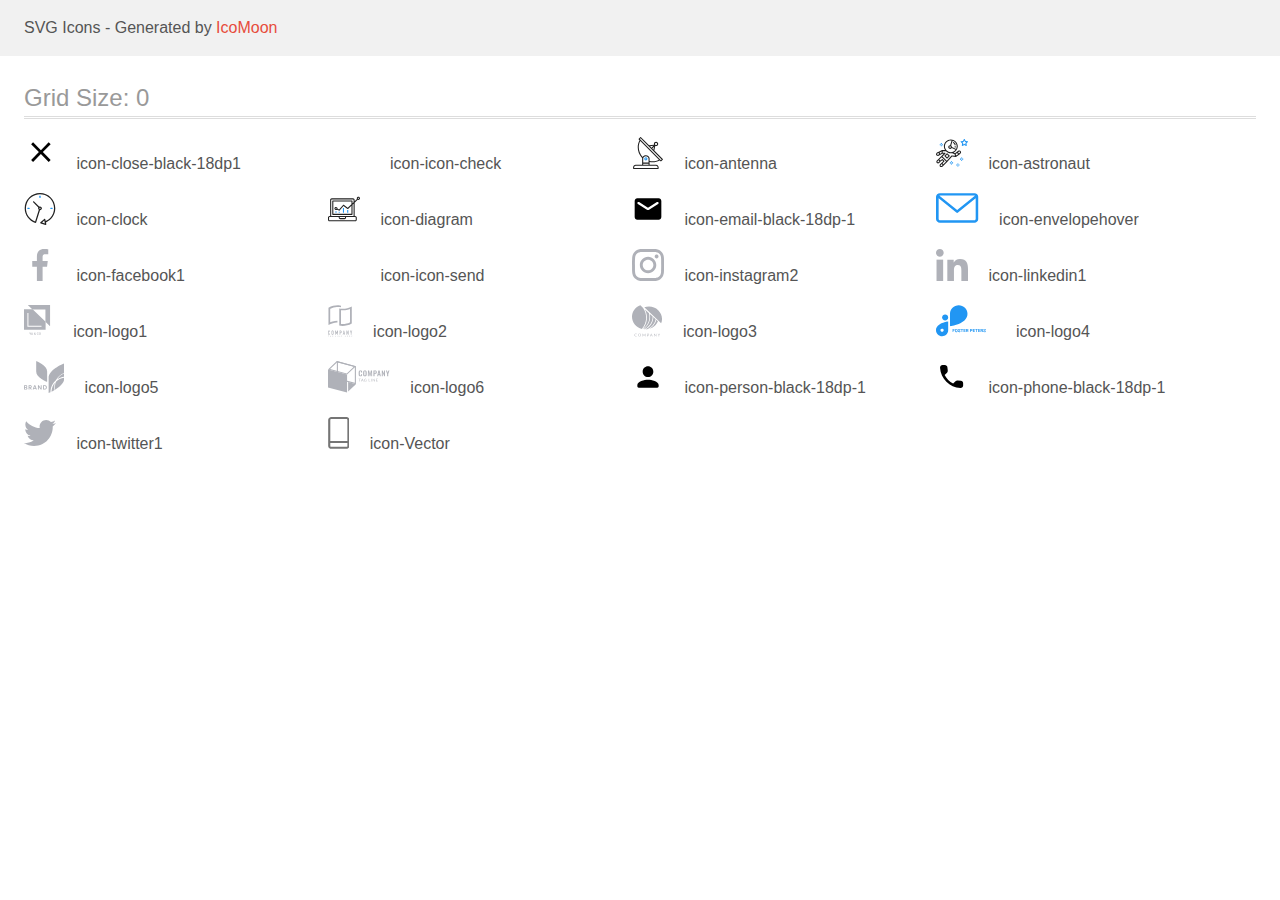
<file: images/svg/icomoon(close-and-check)/demo.html>
<!doctype html>
<html>
<head>
    <title>IcoMoon - SVG Icons</title>
    <meta charset="utf-8">
    <meta name="viewport" content="width=device-width, initial-scale=1">
    <link rel="stylesheet" href="demo-files/demo.css">
    <link rel="stylesheet" href="style.css">
</head>
<body>
<svg aria-hidden="true" style="position: absolute; width: 0; height: 0; overflow: hidden;" version="1.1" xmlns="http://www.w3.org/2000/svg" xmlns:xlink="http://www.w3.org/1999/xlink">
<defs>
<symbol id="icon-close-black-18dp1" viewBox="0 0 32 32">
<path d="M26.667 7.303l-1.97-1.97-7.808 7.808-7.808-7.808-1.97 1.97 7.808 7.808-7.808 7.808 1.97 1.97 7.808-7.808 7.808 7.808 1.97-1.97-7.808-7.808 7.808-7.808z"></path>
</symbol>
<symbol id="icon-icon-check" viewBox="0 0 42 32">
<path fill="#fff" style="fill: var(--color1, #fff); stroke: var(--color1, #fff)" stroke="#fff" stroke-linejoin="miter" stroke-linecap="butt" stroke-miterlimit="4" stroke-width="0.64" d="M6.263 15.205l-0.22-0.21-3.307 3.132 11.651 11.114 24.477-23.351-3.285-3.134-21.192 20.197-8.124-7.75z"></path>
</symbol>
<symbol id="icon-antenna" viewBox="0 0 32 32">
<path fill="#212121" style="fill: var(--color2, #212121)" d="M30.773 22.098l-8.443-8.505 0.937-4.615c0.242 0.094 0.499 0.144 0.758 0.146h0.006c1.192 0.014 2.17-0.941 2.184-2.133s-0.941-2.17-2.133-2.184c-1.192-0.014-2.17 0.941-2.184 2.133-0.003 0.255 0.039 0.509 0.125 0.749l-4.96 0.605-8.091-8.133c-0.099-0.101-0.235-0.159-0.377-0.16-0.14 0.001-0.274 0.056-0.373 0.155l-1.513 1.504c-0.208 0.208-0.208 0.546 0 0.754l0.814 0.826c-3.153 5.798-2.129 12.978 2.519 17.663 0.043 0.041 0.092 0.074 0.146 0.098-0.034 0.18-0.051 0.364-0.052 0.547v6.187h-6.4c-1.472 0.002-2.665 1.195-2.667 2.667v1.067c0 0.295 0.239 0.533 0.533 0.533h24.533c0.295 0 0.533-0.239 0.533-0.533v-1.067c-0.002-1.472-1.195-2.665-2.667-2.667h-6.4v-2.742c1.003 0.21 2.024 0.317 3.049 0.32 2.458-0.003 4.877-0.615 7.040-1.783l0.818 0.823c0.099 0.101 0.235 0.159 0.377 0.16 0.14-0.001 0.274-0.056 0.373-0.155l1.513-1.504c0.208-0.208 0.208-0.546 0-0.754zM23.28 6.233c0.418-0.415 1.093-0.414 1.508 0.004s0.414 1.093-0.004 1.508c-0.2 0.199-0.47 0.31-0.752 0.31h-0.003c-0.589-0.003-1.064-0.483-1.061-1.072 0.002-0.282 0.115-0.552 0.314-0.751h-0.002zM22.024 9.738l-0.598 2.946-1.175-1.182 1.774-1.763zM21.419 8.836l-1.92 1.909-1.485-1.493 3.405-0.415zM24.004 28.8c0.884 0 1.6 0.716 1.6 1.6v0.533h-23.467v-0.533c0-0.884 0.716-1.6 1.6-1.6h20.267zM16.537 26.667v1.067h-5.333v-1.067h5.333zM11.204 25.6v-4.053c0-1.294 1.196-2.347 2.667-2.347s2.667 1.053 2.667 2.347v4.053h-5.333zM17.604 23.904v-2.357c0-1.882-1.675-3.413-3.733-3.413-1.331-0.020-2.576 0.657-3.281 1.786-4.058-4.274-4.971-10.645-2.279-15.887l18.602 18.708c-2.872 1.461-6.165 1.873-9.309 1.163zM28.893 23.22l-21.057-21.181 0.755-0.752 7.935 7.98c0.004 0 0.006 0.007 0.010 0.010l13.115 13.191-0.757 0.752z"></path>
<path fill="#2196f3" style="fill: var(--color3, #2196f3)" d="M13.876 20.267h-0.005c-0.884-0.001-1.601 0.714-1.602 1.598s0.714 1.601 1.598 1.602h0.005c0.884 0.001 1.601-0.714 1.602-1.598s-0.714-1.601-1.598-1.602zM14.249 22.245c-0.1 0.1-0.236 0.156-0.378 0.155-0.295-0.002-0.532-0.241-0.531-0.536 0.001-0.141 0.057-0.276 0.157-0.375s0.233-0.154 0.373-0.155c0.295 0.002 0.532 0.241 0.53 0.536-0.001 0.141-0.057 0.276-0.157 0.375h0.005z"></path>
</symbol>
<symbol id="icon-astronaut" viewBox="0 0 32 32">
<path fill="#2196f3" style="fill: var(--color3, #2196f3)" d="M31.974 4.524c-0.063-0.193-0.229-0.333-0.43-0.363l-1.91-0.278-0.855-1.731c-0.179-0.365-0.777-0.365-0.956 0l-0.855 1.731-1.91 0.278c-0.201 0.029-0.367 0.17-0.431 0.363-0.062 0.193-0.011 0.405 0.135 0.547l1.383 1.348-0.326 1.903c-0.034 0.2 0.048 0.402 0.212 0.522 0.166 0.121 0.382 0.135 0.562 0.040l1.709-0.899 1.709 0.899c0.078 0.041 0.164 0.061 0.249 0.061 0.11 0 0.221-0.034 0.314-0.102 0.164-0.119 0.246-0.322 0.212-0.522l-0.326-1.903 1.383-1.348c0.145-0.142 0.197-0.354 0.135-0.547zM29.511 5.851c-0.125 0.122-0.183 0.299-0.153 0.472l0.191 1.114-1-0.526c-0.078-0.041-0.163-0.061-0.249-0.061s-0.17 0.020-0.249 0.061l-1.001 0.526 0.191-1.114c0.030-0.173-0.028-0.349-0.153-0.472l-0.81-0.789 1.119-0.163c0.174-0.025 0.324-0.134 0.402-0.292l0.5-1.013 0.5 1.013c0.078 0.157 0.228 0.267 0.402 0.292l1.119 0.163-0.809 0.789z"></path>
<path fill="#2196f3" style="fill: var(--color3, #2196f3)" d="M26.133 20.522h-1.067v1.067h1.067v-1.067z"></path>
<path fill="#2196f3" style="fill: var(--color3, #2196f3)" d="M26.133 22.656h-1.067v1.067h1.067v-1.067z"></path>
<path fill="#2196f3" style="fill: var(--color3, #2196f3)" d="M27.2 21.589h-1.067v1.067h1.067v-1.067z"></path>
<path fill="#2196f3" style="fill: var(--color3, #2196f3)" d="M25.067 21.589h-1.067v1.067h1.067v-1.067z"></path>
<path fill="#2196f3" style="fill: var(--color3, #2196f3)" d="M22.4 26.389h-1.067v1.067h1.067v-1.067z"></path>
<path fill="#2196f3" style="fill: var(--color3, #2196f3)" d="M22.4 28.522h-1.067v1.067h1.067v-1.067z"></path>
<path fill="#2196f3" style="fill: var(--color3, #2196f3)" d="M23.467 27.456h-1.067v1.067h1.067v-1.067z"></path>
<path fill="#2196f3" style="fill: var(--color3, #2196f3)" d="M21.333 27.456h-1.067v1.067h1.067v-1.067z"></path>
<path fill="#2196f3" style="fill: var(--color3, #2196f3)" d="M16 24.256h-1.067v1.067h1.067v-1.067z"></path>
<path fill="#2196f3" style="fill: var(--color3, #2196f3)" d="M16 26.389h-1.067v1.067h1.067v-1.067z"></path>
<path fill="#2196f3" style="fill: var(--color3, #2196f3)" d="M17.067 25.322h-1.067v1.067h1.067v-1.067z"></path>
<path fill="#2196f3" style="fill: var(--color3, #2196f3)" d="M14.933 25.322h-1.067v1.067h1.067v-1.067z"></path>
<path fill="#2196f3" style="fill: var(--color3, #2196f3)" d="M5.866 6.122h-1.067v1.067h1.067v-1.067z"></path>
<path fill="#2196f3" style="fill: var(--color3, #2196f3)" d="M5.866 8.255h-1.067v1.067h1.067v-1.067z"></path>
<path fill="#2196f3" style="fill: var(--color3, #2196f3)" d="M6.933 7.189h-1.067v1.067h1.067v-1.067z"></path>
<path fill="#2196f3" style="fill: var(--color3, #2196f3)" d="M4.8 7.189h-1.067v1.067h1.067v-1.067z"></path>
<path fill="#212121" style="fill: var(--color2, #212121)" d="M24.715 14.159c-0.287-0.388-0.709-0.637-1.188-0.705-0.481-0.068-0.956 0.058-1.34 0.352l-1.252 0.96-1.898 1.417-1.358-0.541c2.421-1.086 4.114-3.508 4.114-6.32 0-3.823-3.123-6.933-6.961-6.933s-6.961 3.11-6.961 6.933c0 1.386 0.414 2.674 1.12 3.758l-2.764-0.024c-0.002 0-0.003 0-0.005 0-0.009 0-0.015 0.004-0.023 0.005-0.053 0.002-0.105 0.013-0.155 0.031-0.013 0.005-0.026 0.008-0.038 0.013-0.006 0.003-0.013 0.003-0.019 0.006l-3.233 1.596c-0.001 0-0.001 0-0.001 0.001l-1.893 0.911c-0.021 0.009-0.042 0.021-0.063 0.035-0.755 0.502-1.012 1.489-0.598 2.295 0.22 0.429 0.595 0.745 1.056 0.889 0.178 0.055 0.359 0.083 0.539 0.083 0.29 0 0.577-0.071 0.839-0.211l1.388-0.738 2.264-1.169 1.357-0.008-5.442 5.416c-0.001 0.001-0.001 0.001-0.002 0.001l-1.339 1.333c-0.316 0.315-0.49 0.732-0.49 1.178s0.174 0.863 0.49 1.179c0.325 0.323 0.752 0.485 1.179 0.485s0.854-0.162 1.18-0.485l1.314-1.309 1.741-1.3 0.901 0.897-1.762 1.754c-0 0.001-0.001 0.001-0.002 0.001l-1.339 1.333c-0.316 0.315-0.49 0.732-0.49 1.178s0.174 0.863 0.49 1.179c0.325 0.323 0.753 0.485 1.18 0.485s0.855-0.162 1.18-0.485l3.482-3.467c0.001-0.001 0.001-0.001 0.001-0.002l1.010-1-0.004-0.004c0.006-0.006 0.015-0.009 0.022-0.015l5.166-5.658 3.471 0.494c0.025 0.004 0.050 0.005 0.075 0.005 0.065 0 0.127-0.015 0.187-0.038 0.018-0.006 0.033-0.015 0.050-0.023 0.019-0.010 0.039-0.015 0.058-0.027l3.213-2.133c0.012-0.008 0.018-0.021 0.029-0.029 0.013-0.010 0.029-0.014 0.041-0.026l1.271-1.191c0.662-0.62 0.753-1.635 0.212-2.362zM2.13 17.77c-0.173 0.093-0.37 0.111-0.558 0.052-0.187-0.058-0.338-0.186-0.427-0.358-0.161-0.314-0.068-0.696 0.214-0.902l1.314-0.632 0.449 1.312-0.992 0.527zM5.628 15.942l-1.548 0.8-0.439-1.283 2.027-1.001-0.040 1.484zM20.727 9.322c0 0.918-0.219 1.785-0.599 2.559l-4.181-1.899c-0.044-0.573-0.341-1.075-0.788-1.388l1.464-4.86c2.378 0.756 4.105 2.974 4.105 5.588zM8.938 9.322c0-3.235 2.644-5.867 5.894-5.867 0.253 0 0.5 0.021 0.745 0.052l-1.432 4.754c-0.019-0.001-0.037-0.006-0.057-0.006-1.033 0-1.873 0.837-1.873 1.867s0.84 1.867 1.873 1.867c0.694 0 1.294-0.383 1.618-0.945l3.862 1.755c-1.075 1.446-2.795 2.39-4.737 2.39-3.25 0-5.894-2.632-5.894-5.867zM14.894 10.122c0 0.441-0.362 0.8-0.806 0.8s-0.806-0.359-0.806-0.8c0-0.441 0.362-0.8 0.806-0.8s0.806 0.359 0.806 0.8zM2.465 25.146c-0.236 0.234-0.619 0.234-0.854 0.001-0.114-0.114-0.176-0.263-0.176-0.423s0.062-0.309 0.176-0.421l0.962-0.958 0.851 0.848-0.959 0.955zM5.679 28.88c-0.236 0.234-0.619 0.235-0.855 0.001-0.114-0.114-0.176-0.263-0.176-0.423s0.062-0.309 0.176-0.421l0.963-0.959 0.852 0.848-0.96 0.955zM9.16 25.411c-0.001 0-0.001 0-0.002 0.001l-1.765 1.76-0.852-0.848 1.763-1.755c0 0 0 0 0-0s0.001-0.001 0.002-0.001c0.040-0.040 0.065-0.088 0.090-0.135 0.007-0.014 0.020-0.026 0.026-0.040 0.017-0.041 0.019-0.085 0.026-0.129 0.003-0.025 0.014-0.047 0.014-0.073 0-0.036-0.013-0.070-0.020-0.106-0.006-0.032-0.006-0.065-0.019-0.095-0.020-0.050-0.055-0.094-0.091-0.138-0.010-0.012-0.014-0.027-0.025-0.038 0 0 0 0-0.001 0s-0.001-0.002-0.001-0.002l-1.607-1.6c-0.017-0.017-0.039-0.024-0.058-0.038-0.028-0.022-0.055-0.042-0.087-0.058-0.030-0.015-0.061-0.024-0.093-0.033-0.034-0.010-0.067-0.017-0.103-0.020-0.033-0.002-0.063 0.001-0.095 0.005-0.036 0.004-0.069 0.009-0.104 0.020-0.034 0.011-0.063 0.027-0.094 0.045-0.020 0.011-0.042 0.015-0.061 0.029l-1.773 1.324-0.901-0.897 2.399-2.386 4.361 4.289-0.928 0.919zM15.979 18.394c-0.015-0.002-0.030 0.004-0.045 0.003-0.039-0.002-0.076 0.001-0.115 0.007-0.030 0.005-0.059 0.011-0.088 0.021-0.034 0.012-0.065 0.028-0.097 0.047-0.030 0.018-0.057 0.037-0.083 0.061-0.013 0.011-0.028 0.017-0.040 0.029l-4.698 5.146-4.328-4.257 2.833-2.818c0.209-0.208 0.21-0.546 0.002-0.755-0.105-0.105-0.243-0.157-0.381-0.156v-0.001l-2.219 0.013 0.028-1.607 3.104 0.027c1.265 1.294 3.029 2.101 4.981 2.101 0.437 0 0.864-0.045 1.279-0.123 0.040 0.032 0.079 0.065 0.13 0.085l2.41 0.96 0.152 0.758 0.178 0.885-3.003-0.427zM20.020 18.572l-0.313-1.558 1.446-1.080 0.947 1.257-2.080 1.381zM23.774 15.741l-0.838 0.785-0.931-1.236 0.831-0.637c0.155-0.119 0.351-0.168 0.543-0.143 0.193 0.027 0.364 0.128 0.48 0.284 0.217 0.292 0.18 0.699-0.085 0.947z"></path>
<path fill="#212121" style="fill: var(--color2, #212121)" d="M13.602 18.544l-2.143-2.133c-0.207-0.207-0.545-0.207-0.753 0l-2.142 2.133c-0.1 0.101-0.157 0.236-0.157 0.378s0.056 0.278 0.157 0.378l2.142 2.133c0.104 0.103 0.241 0.155 0.377 0.155s0.273-0.052 0.376-0.155l2.143-2.133c0.1-0.1 0.157-0.236 0.157-0.378s-0.057-0.278-0.157-0.378zM11.083 20.303l-1.387-1.381 1.387-1.381 1.387 1.381-1.387 1.381z"></path>
<path fill="#212121" style="fill: var(--color2, #212121)" d="M17.164 5.071l-0.258 1.036c0.071 0.018 1.738 0.452 1.738 2.149h1.067c-0-2.017-1.666-2.965-2.547-3.185z"></path>
<path fill="#212121" style="fill: var(--color2, #212121)" d="M19.711 9.322h-1.067v1.067h1.067v-1.067z"></path>
</symbol>
<symbol id="icon-clock" viewBox="0 0 32 32">
<path fill="#212121" style="fill: var(--color2, #212121)" d="M31.297 15.301c-0.002-8.452-6.855-15.303-15.308-15.301s-15.303 6.855-15.301 15.308c0.001 6.658 4.307 12.551 10.649 14.576 0.061 0.019 0.124 0.029 0.187 0.029 0.121-0 0.239-0.032 0.342-0.094 0.135-0.080 0.236-0.207 0.283-0.356l3.865-12.25c1.057-0.005 1.909-0.866 1.903-1.923s-0.866-1.909-1.923-1.903c-0.284 0.001-0.565 0.067-0.82 0.191l-5.106-5.107c-0.253-0.245-0.657-0.238-0.902 0.016-0.239 0.247-0.239 0.639 0 0.886l5.103 5.109c-0.392 0.799-0.168 1.764 0.536 2.309l-3.683 11.673c-7.278-2.681-11.004-10.754-8.323-18.032s10.754-11.004 18.032-8.323 11.004 10.754 8.323 18.032c-1.31 3.556-4.001 6.431-7.462 7.973l-0.398-1.874c-0.073-0.344-0.411-0.565-0.756-0.492-0.109 0.023-0.209 0.074-0.292 0.148l-3.837 3.426c-0.263 0.234-0.287 0.637-0.052 0.9 0.076 0.085 0.174 0.149 0.283 0.184l4.899 1.563c0.335 0.108 0.694-0.077 0.802-0.412 0.034-0.106 0.040-0.219 0.017-0.328l-0.391-1.839c5.664-2.388 9.342-7.942 9.329-14.089zM15.992 14.664c0.352 0 0.638 0.286 0.638 0.638s-0.286 0.638-0.638 0.638c-0.352 0-0.638-0.285-0.638-0.638s0.285-0.638 0.638-0.638zM18.093 29.528l2.184-1.948 0.603 2.84-2.787-0.892z"></path>
<path fill="#2196f3" style="fill: var(--color3, #2196f3)" d="M15.354 3.185v1.275c0 0.352 0.285 0.638 0.638 0.638s0.638-0.285 0.638-0.638v-1.275c0-0.352-0.286-0.638-0.638-0.638s-0.638 0.286-0.638 0.638z"></path>
<path fill="#2196f3" style="fill: var(--color3, #2196f3)" d="M3.876 14.664c-0.352 0-0.638 0.286-0.638 0.638s0.285 0.638 0.638 0.638h1.275c0.352 0 0.638-0.285 0.638-0.638s-0.285-0.638-0.638-0.638h-1.275z"></path>
<path fill="#2196f3" style="fill: var(--color3, #2196f3)" d="M28.108 15.939c0.352 0 0.638-0.285 0.638-0.638s-0.285-0.638-0.638-0.638h-1.275c-0.352 0-0.638 0.286-0.638 0.638s0.286 0.638 0.638 0.638h1.275z"></path>
</symbol>
<symbol id="icon-diagram" viewBox="0 0 32 32">
<path fill="#2196f3" style="fill: var(--color3, #2196f3)" d="M14.925 14.965h1.066v4.798h-1.066v-4.797z"></path>
<path fill="#2196f3" style="fill: var(--color3, #2196f3)" d="M19.19 17.097h1.066v2.665h-1.066v-2.665z"></path>
<path fill="#2196f3" style="fill: var(--color3, #2196f3)" d="M10.661 18.696h1.066v1.066h-1.066v-1.066z"></path>
<path fill="#2196f3" style="fill: var(--color3, #2196f3)" d="M7.463 18.163h1.066v1.599h-1.066v-1.599z"></path>
<path fill="#212121" style="fill: var(--color2, #212121)" d="M1.599 28.291h25.587c0.883 0 1.599-0.716 1.599-1.599v-2.132c0-0.883-0.716-1.599-1.599-1.599h-0.533v-13.293l3.028-2.868c0.703 0.346 1.553 0.136 2.013-0.499s0.396-1.508-0.152-2.068-1.42-0.644-2.065-0.198c-0.644 0.446-0.873 1.292-0.542 2.002l-2.281 2.163v-1.23c0-0.883-0.716-1.599-1.599-1.599h-21.322c-0.883 0-1.599 0.716-1.599 1.599v15.992h-0.533c-0.883 0-1.599 0.716-1.599 1.599v2.132c0 0.883 0.716 1.599 1.599 1.599zM30.384 4.837c0.294 0 0.533 0.239 0.533 0.533s-0.239 0.533-0.533 0.533c-0.294 0-0.533-0.239-0.533-0.533s0.239-0.533 0.533-0.533zM3.198 6.969c0-0.294 0.239-0.533 0.533-0.533h21.322c0.294 0 0.533 0.239 0.533 0.533v2.239l-1.066 1.013v-2.186c0-0.294-0.239-0.533-0.533-0.533h-19.19c-0.294 0-0.533 0.239-0.533 0.533v13.326c0 0.294 0.239 0.533 0.533 0.533h19.19c0.294 0 0.533-0.239 0.533-0.533v-9.674l1.066-1.010v12.284h-22.388v-15.992zM7.996 13.898c-0.721-0.002-1.354 0.478-1.546 1.174s0.105 1.433 0.725 1.801c0.62 0.368 1.41 0.276 1.928-0.226l1.853 0.93c0.215 0.108 0.476 0.057 0.636-0.123l3.939-4.431 3.872 2.901c0.208 0.156 0.498 0.139 0.686-0.039l3.365-3.188v8.131h-18.124v-12.26h18.124v2.66l-3.771 3.572-3.904-2.927c-0.222-0.166-0.534-0.135-0.718 0.072l-3.993 4.493-1.493-0.746c0.011-0.064 0.018-0.129 0.020-0.193 0-0.883-0.716-1.599-1.599-1.599zM8.529 15.498c0 0.294-0.239 0.533-0.533 0.533s-0.533-0.239-0.533-0.533c0-0.294 0.239-0.533 0.533-0.533s0.533 0.239 0.533 0.533zM11.727 24.026h5.331v0.533c0 0.294-0.239 0.533-0.533 0.533h-4.264c-0.294 0-0.533-0.239-0.533-0.533v-0.533zM1.066 24.56c0-0.294 0.239-0.533 0.533-0.533h9.062v0.533c0 0.883 0.716 1.599 1.599 1.599h4.264c0.883 0 1.599-0.716 1.599-1.599v-0.533h9.062c0.294 0 0.533 0.239 0.533 0.533v2.132c0 0.294-0.239 0.533-0.533 0.533h-25.587c-0.294 0-0.533-0.239-0.533-0.533v-2.132z"></path>
</symbol>
<symbol id="icon-email-black-18dp-1" viewBox="0 0 32 32">
<path d="M26.667 5.333h-21.333c-1.467 0-2.653 1.2-2.653 2.667l-0.013 16c0 1.467 1.2 2.667 2.667 2.667h21.333c1.467 0 2.667-1.2 2.667-2.667v-16c0-1.467-1.2-2.667-2.667-2.667zM26.133 11l-9.427 5.893c-0.427 0.267-0.987 0.267-1.413 0l-9.427-5.893c-0.333-0.213-0.533-0.573-0.533-0.96 0-0.893 0.973-1.427 1.733-0.96l8.933 5.587 8.933-5.587c0.76-0.467 1.733 0.067 1.733 0.96 0 0.387-0.2 0.747-0.533 0.96z"></path>
</symbol>
<symbol id="icon-envelopehover" viewBox="0 0 43 32">
<path fill="#2196f3" style="fill: var(--color3, #2196f3)" d="M38.667 0h-34.667c-2.206 0-4 1.675-4 3.734v22.404c0 2.059 1.794 3.734 4 3.734h34.667c2.206 0 4-1.675 4-3.734v-22.404c0-2.059-1.794-3.734-4-3.734v0zM38.667 2.489c0.181 0 0.353 0.035 0.511 0.096l-17.844 14.437-17.844-14.437c0.158-0.061 0.33-0.096 0.511-0.096h34.667zM38.667 27.383h-34.667c-0.736 0-1.333-0.558-1.333-1.245v-20.922l17.793 14.395c0.251 0.203 0.563 0.304 0.874 0.304s0.622-0.101 0.874-0.304l17.793-14.395v20.922c0 0.687-0.598 1.245-1.333 1.245v0z"></path>
</symbol>
<symbol id="icon-facebook1" viewBox="0 0 32 32">
<path fill="#afb1b8" style="fill: var(--color4, #afb1b8)" d="M21.329 5.313h2.921v-5.088c-0.504-0.069-2.237-0.225-4.256-0.225-4.212 0-7.097 2.649-7.097 7.519v4.481h-4.648v5.688h4.648v14.312h5.699v-14.311h4.46l0.708-5.688h-5.169v-3.919c0.001-1.644 0.444-2.769 2.735-2.769z"></path>
</symbol>
<symbol id="icon-icon-send" viewBox="0 0 32 32">
<path fill="#fff" style="fill: var(--color1, #fff)" d="M32 0l-32 18 10.227 3.788 15.773-14.788-11.998 16.186 0.010 0.004-0.012-0.004v8.814l5.735-6.691 7.265 2.691 5-28z"></path>
</symbol>
<symbol id="icon-instagram2" viewBox="0 0 32 32">
<path fill="#afb1b8" style="fill: var(--color4, #afb1b8)" d="M31.969 9.408c-0.075-1.7-0.35-2.869-0.744-3.882-0.406-1.075-1.032-2.038-1.851-2.838-0.8-0.813-1.769-1.444-2.832-1.844-1.019-0.394-2.182-0.669-3.882-0.744-1.713-0.081-2.257-0.1-6.601-0.1s-4.888 0.019-6.595 0.094c-1.7 0.075-2.869 0.35-3.882 0.744-1.075 0.406-2.038 1.031-2.838 1.85-0.813 0.8-1.444 1.769-1.844 2.832-0.394 1.019-0.669 2.182-0.744 3.882-0.081 1.713-0.1 2.257-0.1 6.601s0.019 4.888 0.094 6.595c0.075 1.7 0.35 2.869 0.744 3.882 0.406 1.075 1.038 2.038 1.85 2.838 0.8 0.813 1.769 1.444 2.832 1.844 1.019 0.394 2.182 0.669 3.882 0.744 1.706 0.075 2.25 0.094 6.595 0.094s4.888-0.019 6.595-0.094c1.7-0.075 2.869-0.35 3.882-0.744 2.151-0.832 3.851-2.532 4.682-4.682 0.394-1.019 0.669-2.182 0.744-3.882 0.075-1.707 0.094-2.251 0.094-6.595s-0.006-4.888-0.081-6.595zM29.087 22.473c-0.069 1.563-0.331 2.407-0.55 2.969-0.538 1.394-1.644 2.5-3.038 3.038-0.563 0.219-1.413 0.481-2.969 0.55-1.688 0.075-2.194 0.094-6.464 0.094s-4.782-0.019-6.464-0.094c-1.563-0.069-2.407-0.331-2.969-0.55-0.694-0.256-1.325-0.663-1.838-1.194-0.531-0.519-0.938-1.144-1.194-1.838-0.219-0.563-0.481-1.413-0.55-2.969-0.075-1.688-0.094-2.194-0.094-6.464s0.019-4.782 0.094-6.464c0.069-1.563 0.331-2.407 0.55-2.969 0.256-0.694 0.663-1.325 1.2-1.838 0.519-0.531 1.144-0.938 1.838-1.194 0.563-0.219 1.413-0.481 2.969-0.55 1.688-0.075 2.194-0.094 6.464-0.094 4.276 0 4.782 0.019 6.464 0.094 1.563 0.069 2.407 0.331 2.969 0.55 0.694 0.256 1.325 0.662 1.838 1.194 0.531 0.519 0.938 1.144 1.194 1.838 0.219 0.563 0.481 1.413 0.55 2.969 0.075 1.688 0.094 2.194 0.094 6.464s-0.019 4.77-0.094 6.458z"></path>
<path fill="#afb1b8" style="fill: var(--color4, #afb1b8)" d="M16.059 7.783c-4.538 0-8.22 3.682-8.22 8.22s3.682 8.22 8.22 8.22c4.539 0 8.22-3.682 8.22-8.22s-3.682-8.22-8.22-8.22zM16.059 21.335c-2.944 0-5.332-2.388-5.332-5.332s2.388-5.332 5.332-5.332c2.944 0 5.332 2.388 5.332 5.332s-2.388 5.332-5.332 5.332z"></path>
<path fill="#afb1b8" style="fill: var(--color4, #afb1b8)" d="M26.524 7.458c0 1.060-0.859 1.919-1.919 1.919s-1.919-0.859-1.919-1.919c0-1.060 0.859-1.919 1.919-1.919s1.919 0.859 1.919 1.919z"></path>
</symbol>
<symbol id="icon-linkedin1" viewBox="0 0 32 32">
<path fill="#afb1b8" style="fill: var(--color4, #afb1b8)" d="M31.992 32v-0.001h0.008v-11.736c0-5.741-1.236-10.164-7.948-10.164-3.227 0-5.392 1.771-6.276 3.449h-0.093v-2.913h-6.364v21.364h6.627v-10.579c0-2.785 0.528-5.479 3.977-5.479 3.399 0 3.449 3.179 3.449 5.657v10.401h6.62z"></path>
<path fill="#afb1b8" style="fill: var(--color4, #afb1b8)" d="M0.528 10.636h6.635v21.364h-6.635v-21.364z"></path>
<path fill="#afb1b8" style="fill: var(--color4, #afb1b8)" d="M3.843 0c-2.121 0-3.843 1.721-3.843 3.843s1.721 3.879 3.843 3.879c2.121 0 3.843-1.757 3.843-3.879-0.001-2.121-1.723-3.843-3.843-3.843v0z"></path>
</symbol>
<symbol id="icon-logo1" viewBox="0 0 29 32">
<path fill="#afb1b8" style="fill: var(--color4, #afb1b8)" d="M3.84 0l4.677 4.428h13.046v12.351l4.677 4.428v-21.206h-22.4z"></path>
<path fill="#afb1b8" style="fill: var(--color4, #afb1b8)" d="M0 4.241v20.6h21.76v-8.188l-13.105-12.406-8.655-0.005zM17.615 21.828h-14.172v-13.854h1.002v12.916h13.17v0.938z"></path>
<path fill="#afb1b8" style="fill: var(--color4, #afb1b8)" d="M6.266 28.662l0.523-1.078h0.438l-0.763 1.438v0.837h-0.397v-0.837l-0.764-1.438h0.439l0.523 1.078zM8.513 29.329h-0.881l-0.184 0.53h-0.411l0.859-2.275h0.355l0.861 2.275h-0.412l-0.186-0.53zM7.743 29.010h0.659l-0.33-0.944-0.33 0.944zM10.071 29.244c0-0.105 0.029-0.202 0.086-0.289 0.057-0.089 0.17-0.193 0.339-0.314-0.088-0.111-0.151-0.206-0.186-0.284s-0.052-0.154-0.052-0.227c0-0.178 0.054-0.319 0.162-0.422s0.254-0.156 0.438-0.156c0.166 0 0.301 0.049 0.406 0.147 0.106 0.097 0.159 0.217 0.159 0.361 0 0.095-0.024 0.182-0.072 0.262-0.048 0.079-0.127 0.158-0.236 0.238l-0.155 0.113 0.439 0.519c0.064-0.125 0.095-0.264 0.095-0.417h0.33c0 0.28-0.066 0.51-0.197 0.689l0.334 0.395h-0.441l-0.128-0.152c-0.162 0.122-0.356 0.183-0.581 0.183s-0.405-0.059-0.541-0.178c-0.134-0.12-0.202-0.276-0.202-0.467zM10.824 29.587c0.128 0 0.248-0.043 0.359-0.128l-0.497-0.586-0.048 0.034c-0.125 0.095-0.188 0.203-0.188 0.325 0 0.105 0.034 0.191 0.102 0.256s0.158 0.098 0.272 0.098zM10.615 28.121c0 0.087 0.054 0.197 0.161 0.33l0.173-0.119 0.048-0.039c0.065-0.057 0.097-0.131 0.097-0.22 0-0.059-0.022-0.11-0.067-0.152-0.045-0.043-0.102-0.064-0.17-0.064-0.074 0-0.133 0.025-0.177 0.075s-0.066 0.113-0.066 0.189zM14.748 29.118c-0.023 0.243-0.113 0.432-0.269 0.569-0.156 0.135-0.364 0.203-0.623 0.203-0.181 0-0.341-0.043-0.48-0.128-0.137-0.086-0.244-0.209-0.319-0.367s-0.114-0.342-0.117-0.552v-0.212c0-0.215 0.038-0.404 0.114-0.567s0.185-0.29 0.327-0.378c0.143-0.088 0.307-0.133 0.494-0.133 0.251 0 0.453 0.068 0.606 0.205s0.242 0.329 0.267 0.578h-0.394c-0.019-0.164-0.067-0.281-0.144-0.353-0.076-0.073-0.188-0.109-0.336-0.109-0.172 0-0.304 0.063-0.397 0.189-0.092 0.125-0.139 0.309-0.141 0.552v0.202c0 0.246 0.044 0.433 0.131 0.563s0.218 0.194 0.387 0.194c0.155 0 0.272-0.035 0.35-0.105s0.128-0.186 0.148-0.348h0.394zM16.918 28.78c0 0.223-0.039 0.419-0.116 0.588-0.077 0.168-0.188 0.297-0.331 0.388-0.143 0.090-0.307 0.134-0.494 0.134-0.184 0-0.349-0.045-0.494-0.134-0.144-0.091-0.255-0.219-0.334-0.386-0.078-0.167-0.118-0.359-0.119-0.576v-0.128c0-0.222 0.039-0.418 0.117-0.588 0.079-0.17 0.19-0.299 0.333-0.389 0.144-0.091 0.308-0.136 0.494-0.136s0.349 0.045 0.492 0.134c0.144 0.088 0.255 0.217 0.333 0.384s0.118 0.361 0.119 0.583v0.127zM16.523 28.662c0-0.252-0.048-0.445-0.144-0.58-0.095-0.134-0.23-0.202-0.405-0.202-0.171 0-0.305 0.067-0.402 0.202-0.096 0.133-0.145 0.322-0.147 0.567v0.131c0 0.25 0.048 0.443 0.145 0.58s0.233 0.205 0.406 0.205c0.175 0 0.309-0.067 0.403-0.2 0.095-0.133 0.142-0.328 0.142-0.584v-0.119z"></path>
</symbol>
<symbol id="icon-logo2" viewBox="0 0 25 32">
<path fill="#afb1b8" style="fill: var(--color4, #afb1b8)" d="M10.447 1.806h0.084c0.156 0 0.324 0.016 0.49 0.030 0.734 0.052 1.463 0.162 2.179 0.329v-1.762c-0.738-0.185-1.491-0.305-2.25-0.358-0.288-0.022-0.595-0.036-0.909-0.044h-0.263c-1.523 0.006-3.039 0.201-4.515 0.582-1.68 0.419-3.293 1.075-4.79 1.948v17.475c1.442-0.783 2.976-1.381 4.566-1.779 1.256-0.32 2.539-0.517 3.833-0.588h0.051c0.216-0.011 0.433-0.017 0.655-0.019v-1.79c-1.681 0.022-3.353 0.244-4.982 0.662-0.602 0.157-1.185 0.325-1.731 0.513l-0.623 0.211v-13.625l0.266-0.128c2.032-0.963 4.229-1.524 6.471-1.651 0.019-0.001 0.037-0.001 0.056 0 0.248-0.013 0.497-0.019 0.741-0.019h0.28c0.129 0.003 0.258 0.006 0.388 0.014z"></path>
<path fill="#afb1b8" style="fill: var(--color4, #afb1b8)" d="M14.838 3.651c-0.409 0-0.814-0.014-1.205-0.044-0.467-0.034-0.947-0.091-1.401-0.167-0.277-0.047-0.55-0.103-0.814-0.164v17.275c1.12 0.277 2.271 0.413 3.425 0.404 1.523-0.006 3.039-0.201 4.515-0.581 1.68-0.42 3.294-1.075 4.792-1.948v-17.163c-1.441 0.783-2.975 1.381-4.564 1.781-1.551 0.398-3.145 0.603-4.747 0.609zM21.745 3.95l0.623-0.21v13.63l-0.266 0.128c-1.021 0.486-2.087 0.869-3.184 1.144-1.331 0.344-2.7 0.522-4.074 0.527-0.411 0-0.819-0.017-1.214-0.052l-0.427-0.038v-14.017l0.497 0.033c0.361 0.023 0.735 0.034 1.141 0.034 1.745-0.006 3.482-0.229 5.173-0.663 0.581-0.153 1.158-0.325 1.731-0.518z"></path>
<path fill="#afb1b8" style="fill: var(--color4, #afb1b8)" d="M1.684 25.977c-0.090-0.093-0.197-0.166-0.317-0.214s-0.247-0.071-0.376-0.066c-0.137-0.002-0.273 0.024-0.4 0.075-0.117 0.046-0.222 0.116-0.311 0.205s-0.156 0.196-0.201 0.313c-0.049 0.123-0.073 0.254-0.072 0.387v2.335c-0.006 0.165 0.026 0.328 0.092 0.479 0.055 0.12 0.135 0.226 0.233 0.313 0.093 0.079 0.203 0.135 0.321 0.166 0.114 0.032 0.231 0.048 0.349 0.049 0.13 0.001 0.259-0.027 0.377-0.081 0.117-0.051 0.222-0.124 0.311-0.216 0.087-0.091 0.156-0.197 0.204-0.313 0.050-0.118 0.075-0.244 0.075-0.372v-0.261h-0.61v0.208c0.002 0.071-0.010 0.142-0.036 0.208-0.020 0.050-0.050 0.095-0.089 0.131-0.038 0.031-0.081 0.053-0.128 0.067-0.041 0.014-0.084 0.021-0.128 0.022-0.054 0.006-0.11-0.002-0.16-0.024s-0.094-0.057-0.126-0.101c-0.058-0.094-0.086-0.203-0.081-0.313v-2.177c-0.004-0.121 0.022-0.241 0.075-0.349 0.032-0.049 0.077-0.089 0.129-0.114s0.112-0.034 0.17-0.027c0.053-0.002 0.105 0.009 0.152 0.032s0.089 0.057 0.12 0.099c0.068 0.090 0.104 0.2 0.101 0.313v0.202h0.604v-0.238c0.001-0.14-0.024-0.278-0.075-0.408-0.045-0.122-0.114-0.234-0.204-0.329z"></path>
<path fill="#afb1b8" style="fill: var(--color4, #afb1b8)" d="M5.31 25.95c-0.195-0.164-0.44-0.255-0.694-0.257-0.124 0.001-0.248 0.023-0.364 0.066-0.119 0.043-0.228 0.107-0.322 0.191-0.101 0.091-0.182 0.202-0.237 0.327-0.061 0.143-0.092 0.297-0.089 0.452v2.239c-0.004 0.158 0.026 0.314 0.089 0.459 0.055 0.12 0.136 0.227 0.237 0.313 0.093 0.087 0.203 0.154 0.322 0.197 0.117 0.043 0.24 0.065 0.364 0.066s0.248-0.022 0.364-0.066c0.121-0.044 0.233-0.111 0.33-0.197 0.097-0.087 0.176-0.194 0.23-0.313 0.063-0.144 0.093-0.301 0.089-0.459v-2.239c0.003-0.155-0.027-0.31-0.089-0.452-0.054-0.123-0.133-0.235-0.23-0.327zM5.025 28.969c0.005 0.060-0.003 0.12-0.024 0.176s-0.054 0.107-0.097 0.148c-0.081 0.068-0.182 0.105-0.287 0.105s-0.207-0.037-0.287-0.105c-0.043-0.041-0.076-0.092-0.097-0.148s-0.029-0.116-0.024-0.176v-2.239c-0.005-0.060 0.003-0.12 0.024-0.176s0.054-0.107 0.097-0.148c0.081-0.068 0.182-0.105 0.287-0.105s0.207 0.037 0.287 0.105c0.043 0.041 0.076 0.092 0.097 0.148s0.029 0.116 0.024 0.176v2.239z"></path>
<path fill="#afb1b8" style="fill: var(--color4, #afb1b8)" d="M10.072 29.969v-4.239h-0.587l-0.771 2.244h-0.011l-0.777-2.244h-0.581v4.239h0.606v-2.579h0.011l0.593 1.823h0.302l0.598-1.823h0.011v2.579h0.606z"></path>
<path fill="#afb1b8" style="fill: var(--color4, #afb1b8)" d="M13.513 26.027c-0.093-0.105-0.211-0.184-0.343-0.232-0.142-0.046-0.29-0.068-0.439-0.066h-0.9v4.239h0.604v-1.656h0.311c0.188 0.009 0.376-0.031 0.545-0.116 0.137-0.076 0.252-0.188 0.332-0.324 0.070-0.113 0.117-0.238 0.139-0.369 0.024-0.16 0.035-0.321 0.033-0.482 0.006-0.204-0.014-0.407-0.059-0.606-0.040-0.147-0.117-0.281-0.223-0.39zM13.201 27.319c-0.003 0.077-0.022 0.152-0.056 0.221-0.035 0.065-0.089 0.117-0.156 0.149-0.089 0.040-0.187 0.058-0.285 0.053h-0.276v-1.441h0.311c0.094-0.005 0.187 0.014 0.272 0.053 0.062 0.036 0.112 0.091 0.142 0.157 0.033 0.074 0.051 0.155 0.053 0.236 0 0.089 0 0.183 0 0.282s0.006 0.2 0 0.291h-0.006z"></path>
<path fill="#afb1b8" style="fill: var(--color4, #afb1b8)" d="M16.374 25.73h-0.495l-0.934 4.239h0.604l0.177-0.911h0.824l0.177 0.911h0.604l-0.957-4.239zM15.816 28.481l0.297-1.537h0.011l0.296 1.537h-0.604z"></path>
<path fill="#afb1b8" style="fill: var(--color4, #afb1b8)" d="M20.277 28.283h-0.011l-0.912-2.554h-0.581v4.239h0.604v-2.549h0.012l0.923 2.549h0.568v-4.239h-0.604v2.554z"></path>
<path fill="#afb1b8" style="fill: var(--color4, #afb1b8)" d="M23.968 25.73l-0.486 1.685h-0.012l-0.486-1.685h-0.64l0.83 2.447v1.792h0.604v-1.792l0.83-2.447h-0.64z"></path>
<path fill="#afb1b8" style="fill: var(--color4, #afb1b8)" d="M0 31.166h0.291v0.817h0.198v-0.817h0.29v-0.167h-0.778v0.167z"></path>
<path fill="#afb1b8" style="fill: var(--color4, #afb1b8)" d="M2.447 30.998l-0.381 0.984h0.21l0.081-0.224h0.392l0.084 0.224h0.215l-0.391-0.984h-0.21zM2.416 31.593l0.134-0.365 0.134 0.365h-0.268z"></path>
<path fill="#afb1b8" style="fill: var(--color4, #afb1b8)" d="M4.866 31.62h0.227v0.127c-0.066 0.053-0.149 0.082-0.234 0.083-0.040 0.002-0.079-0.005-0.116-0.021s-0.068-0.041-0.093-0.072c-0.052-0.075-0.078-0.165-0.073-0.257 0-0.219 0.095-0.329 0.283-0.329 0.050-0.005 0.099 0.008 0.14 0.037s0.070 0.071 0.082 0.12l0.195-0.038c-0.042-0.192-0.181-0.289-0.417-0.289-0.127-0.003-0.25 0.042-0.344 0.127-0.050 0.049-0.088 0.108-0.112 0.174s-0.034 0.135-0.029 0.205c-0.006 0.135 0.039 0.267 0.126 0.369 0.048 0.050 0.107 0.088 0.171 0.113s0.134 0.035 0.203 0.031c0.154 0.004 0.304-0.052 0.417-0.157v-0.388h-0.427v0.166z"></path>
<path fill="#afb1b8" style="fill: var(--color4, #afb1b8)" d="M7.337 30.998h-0.199v0.984h0.69v-0.167h-0.49v-0.817z"></path>
<path fill="#afb1b8" style="fill: var(--color4, #afb1b8)" d="M9.426 30.998h-0.199v0.984h0.199v-0.984z"></path>
<path fill="#afb1b8" style="fill: var(--color4, #afb1b8)" d="M11.469 31.656l-0.403-0.657h-0.193v0.984h0.185v-0.643l0.395 0.643h0.198v-0.984h-0.182v0.657z"></path>
<path fill="#afb1b8" style="fill: var(--color4, #afb1b8)" d="M13.315 31.549h0.49v-0.167h-0.49v-0.216h0.528v-0.167h-0.727v0.984h0.747v-0.167h-0.548v-0.266z"></path>
<path fill="#afb1b8" style="fill: var(--color4, #afb1b8)" d="M17.792 31.387h-0.388v-0.388h-0.198v0.984h0.198v-0.43h0.388v0.43h0.198v-0.984h-0.198v0.388z"></path>
<path fill="#afb1b8" style="fill: var(--color4, #afb1b8)" d="M19.649 31.549h0.492v-0.167h-0.492v-0.216h0.529v-0.167h-0.727v0.984h0.746v-0.167h-0.548v-0.266z"></path>
<path fill="#afb1b8" style="fill: var(--color4, #afb1b8)" d="M22.168 31.549c0.171-0.027 0.258-0.117 0.258-0.274 0.005-0.042-0.001-0.084-0.018-0.123s-0.044-0.072-0.078-0.096c-0.089-0.045-0.189-0.065-0.288-0.058h-0.417v0.984h0.198v-0.412h0.039c0.042-0.003 0.084 0.005 0.123 0.022 0.029 0.018 0.053 0.043 0.070 0.072l0.215 0.313h0.237l-0.12-0.192c-0.053-0.095-0.128-0.176-0.218-0.236zM21.969 31.413h-0.146v-0.247h0.156c0.068-0.006 0.136 0.002 0.201 0.023 0.014 0.013 0.026 0.029 0.033 0.046s0.011 0.037 0.010 0.056c-0.001 0.019-0.006 0.038-0.015 0.055s-0.022 0.032-0.037 0.043c-0.065 0.020-0.133 0.028-0.201 0.023z"></path>
<path fill="#afb1b8" style="fill: var(--color4, #afb1b8)" d="M24.067 31.549h0.49v-0.167h-0.49v-0.216h0.529v-0.167h-0.729v0.984h0.747v-0.167h-0.548v-0.266z"></path>
</symbol>
<symbol id="icon-logo3" viewBox="0 0 31 32">
<path fill="#afb1b8" style="fill: var(--color4, #afb1b8)" d="M4.722 31.103c0.011 0 0.022 0.003 0.032 0.007s0.019 0.011 0.027 0.018l0.153 0.161c-0.119 0.13-0.266 0.234-0.431 0.305-0.193 0.077-0.401 0.115-0.611 0.109-0.197 0.004-0.392-0.031-0.574-0.102-0.164-0.065-0.312-0.164-0.433-0.288-0.123-0.129-0.218-0.28-0.279-0.445-0.067-0.184-0.1-0.377-0.098-0.571-0.003-0.195 0.033-0.39 0.105-0.573 0.067-0.166 0.168-0.317 0.297-0.445 0.131-0.126 0.287-0.224 0.459-0.29 0.189-0.070 0.389-0.104 0.591-0.102 0.188-0.004 0.375 0.027 0.549 0.093 0.152 0.063 0.291 0.15 0.412 0.257l-0.128 0.171c-0.009 0.012-0.020 0.023-0.033 0.031-0.015 0.010-0.033 0.014-0.052 0.013-0.020-0.001-0.039-0.008-0.056-0.018l-0.069-0.046-0.096-0.058c-0.041-0.022-0.084-0.041-0.128-0.057-0.057-0.019-0.115-0.035-0.174-0.046-0.075-0.013-0.151-0.019-0.228-0.018-0.146-0.002-0.29 0.024-0.425 0.077-0.126 0.048-0.239 0.122-0.333 0.215-0.095 0.099-0.169 0.216-0.216 0.343-0.054 0.145-0.080 0.298-0.078 0.452-0.002 0.156 0.024 0.312 0.078 0.46 0.047 0.126 0.119 0.242 0.212 0.341 0.088 0.093 0.196 0.165 0.318 0.212 0.125 0.049 0.259 0.074 0.394 0.073 0.078 0.001 0.156-0.004 0.234-0.015 0.126-0.015 0.247-0.056 0.354-0.122 0.054-0.034 0.104-0.072 0.151-0.113 0.020-0.018 0.046-0.028 0.073-0.029z"></path>
<path fill="#afb1b8" style="fill: var(--color4, #afb1b8)" d="M9.144 30.296c0.002 0.194-0.033 0.386-0.103 0.567-0.062 0.165-0.161 0.315-0.288 0.44s-0.282 0.224-0.452 0.289c-0.375 0.136-0.789 0.136-1.164 0-0.169-0.066-0.323-0.165-0.45-0.29-0.128-0.128-0.227-0.279-0.291-0.445-0.138-0.367-0.138-0.769 0-1.136 0.065-0.166 0.164-0.317 0.291-0.447 0.128-0.121 0.281-0.216 0.45-0.279 0.374-0.139 0.79-0.139 1.164 0 0.17 0.066 0.324 0.165 0.452 0.29 0.126 0.127 0.224 0.276 0.289 0.44 0.071 0.183 0.106 0.376 0.103 0.571zM8.742 30.296c0.003-0.155-0.022-0.309-0.073-0.456-0.043-0.126-0.113-0.242-0.205-0.341-0.090-0.094-0.2-0.167-0.323-0.215-0.272-0.1-0.574-0.1-0.846 0-0.123 0.048-0.234 0.121-0.324 0.215-0.093 0.098-0.164 0.215-0.207 0.341-0.097 0.297-0.097 0.615 0 0.912 0.043 0.126 0.114 0.242 0.207 0.341 0.090 0.093 0.2 0.166 0.324 0.213 0.273 0.097 0.573 0.097 0.846 0 0.123-0.047 0.234-0.12 0.323-0.213 0.092-0.099 0.162-0.215 0.205-0.341 0.051-0.147 0.076-0.301 0.073-0.456z"></path>
<path fill="#afb1b8" style="fill: var(--color4, #afb1b8)" d="M12.161 30.774l0.040 0.102c0.015-0.036 0.029-0.069 0.044-0.102 0.015-0.034 0.031-0.068 0.050-0.1l0.978-1.694c0.019-0.029 0.036-0.047 0.056-0.053 0.026-0.008 0.053-0.011 0.080-0.009h0.289v2.755h-0.343v-2.026c0-0.026 0-0.055 0-0.086-0.002-0.032-0.002-0.063 0-0.095l-0.984 1.718c-0.012 0.026-0.033 0.047-0.058 0.063s-0.054 0.023-0.084 0.023h-0.056c-0.030 0-0.059-0.007-0.084-0.023s-0.045-0.037-0.057-0.063l-1.013-1.729c0 0.033 0 0.066 0 0.099s0 0.062 0 0.088v2.026h-0.331v-2.75h0.289c0.027-0.002 0.054 0.002 0.080 0.009 0.024 0.011 0.043 0.030 0.054 0.053l0.999 1.696c0.020 0.031 0.036 0.064 0.050 0.098z"></path>
<path fill="#afb1b8" style="fill: var(--color4, #afb1b8)" d="M15.841 30.638v1.032h-0.383v-2.752h0.854c0.161-0.003 0.322 0.017 0.477 0.060 0.124 0.033 0.239 0.092 0.337 0.171 0.085 0.075 0.151 0.167 0.191 0.27 0.045 0.112 0.067 0.232 0.065 0.352 0.002 0.121-0.022 0.24-0.071 0.352-0.046 0.106-0.117 0.2-0.207 0.275-0.098 0.083-0.214 0.145-0.339 0.182-0.149 0.045-0.305 0.067-0.461 0.064l-0.463-0.007zM15.841 30.342h0.463c0.101 0.001 0.201-0.013 0.297-0.042 0.079-0.025 0.152-0.066 0.214-0.119 0.058-0.050 0.102-0.113 0.13-0.182 0.031-0.074 0.047-0.152 0.046-0.232 0.004-0.076-0.009-0.153-0.038-0.224s-0.075-0.135-0.134-0.188c-0.146-0.109-0.33-0.162-0.515-0.148h-0.463v1.134z"></path>
<path fill="#afb1b8" style="fill: var(--color4, #afb1b8)" d="M20.987 31.673h-0.302c-0.030 0.001-0.060-0.008-0.084-0.026-0.022-0.017-0.039-0.039-0.050-0.064l-0.26-0.666h-1.307l-0.27 0.666c-0.010 0.024-0.026 0.046-0.048 0.062-0.024 0.019-0.055 0.028-0.086 0.027h-0.302l1.148-2.756h0.398l1.164 2.756zM19.092 30.65h1.080l-0.456-1.122c-0.035-0.084-0.064-0.171-0.086-0.259l-0.044 0.144c-0.013 0.044-0.029 0.084-0.042 0.117l-0.452 1.12z"></path>
<path fill="#afb1b8" style="fill: var(--color4, #afb1b8)" d="M22.641 28.931c0.023 0.012 0.043 0.029 0.057 0.049l1.675 2.077c0-0.033 0-0.066 0-0.097s0-0.062 0-0.091v-1.951h0.343v2.756h-0.191c-0.027 0.001-0.054-0.005-0.078-0.016-0.024-0.013-0.044-0.030-0.061-0.051l-1.673-2.075c0.002 0.032 0.002 0.063 0 0.095 0 0.031 0 0.058 0 0.084v1.964h-0.343v-2.756h0.203c0.024-0.001 0.047 0.004 0.069 0.013z"></path>
<path fill="#afb1b8" style="fill: var(--color4, #afb1b8)" d="M27.537 30.577v1.094h-0.383v-1.094l-1.059-1.66h0.343c0.030-0.002 0.059 0.007 0.082 0.024 0.021 0.018 0.038 0.039 0.052 0.062l0.662 1.071c0.027 0.046 0.050 0.088 0.069 0.128s0.034 0.078 0.048 0.117l0.050-0.119c0.019-0.043 0.040-0.085 0.065-0.126l0.653-1.078c0.014-0.021 0.030-0.041 0.050-0.058 0.023-0.019 0.052-0.029 0.082-0.027h0.346l-1.060 1.667z"></path>
<path fill="#afb1b8" style="fill: var(--color4, #afb1b8)" d="M11.971 24.293c0.167 0.020 0.335 0.036 0.505 0.051 2.583-1.101 4.768-2.902 6.282-5.18s2.29-4.929 2.231-7.624l-2.846-2.712c0.579 2.869 0.308 5.836-0.782 8.567s-2.956 5.12-5.389 6.898z"></path>
<path fill="#afb1b8" style="fill: var(--color4, #afb1b8)" d="M10.955 24.167l0.077 0.015c2.6-1.772 4.583-4.247 5.691-7.104s1.292-5.965 0.526-8.922l-4.054-3.862c1.64 3.175 2.3 6.728 1.903 10.246s-1.833 6.857-4.143 9.628z"></path>
<path fill="#afb1b8" style="fill: var(--color4, #afb1b8)" d="M24.704 14.725c-0.689 2.961-2.362 5.632-4.77 7.616-0.703 0.582-1.462 1.101-2.266 1.55 1.961-0.549 3.764-1.52 5.269-2.838s2.672-2.947 3.412-4.763l-1.644-1.565z"></path>
<path fill="#afb1b8" style="fill: var(--color4, #afb1b8)" d="M24.059 14.289l-2.341-2.23c-0.045 2.543-0.804 5.028-2.197 7.197s-3.372 3.943-5.729 5.137h0.012c0.525-0 1.050-0.030 1.572-0.089 2.203-0.857 4.148-2.219 5.664-3.967s2.553-3.825 3.021-6.047z"></path>
<path fill="#afb1b8" style="fill: var(--color4, #afb1b8)" d="M11.294 2.664l-2.793-2.664c-2.497 0.919-4.644 2.535-6.161 4.636s-2.332 4.589-2.34 7.139v0c0.009 2.818 1.005 5.552 2.829 7.77s4.372 3.793 7.242 4.476c2.561-2.973 4.061-6.647 4.281-10.488s-0.851-7.648-3.058-10.869z"></path>
<path fill="#afb1b8" style="fill: var(--color4, #afb1b8)" d="M30.512 13.878c-0.010-3.343-1.408-6.546-3.89-8.91s-5.843-3.696-9.352-3.706c-1.621-0.002-3.229 0.283-4.741 0.841l17.099 16.291c0.586-1.44 0.885-2.971 0.884-4.515z"></path>
</symbol>
<symbol id="icon-logo4" viewBox="0 0 60 32">
<path fill="#2196f3" style="fill: var(--color3, #2196f3)" d="M9.23 9.548h-0.002c-1.684 0-3.048 1.33-3.048 2.971v0.002c0 1.641 1.365 2.971 3.048 2.971h0.002c1.684 0 3.048-1.33 3.048-2.971v-0.002c0-1.641-1.365-2.971-3.048-2.971z"></path>
<path fill="#2196f3" style="fill: var(--color3, #2196f3)" d="M31.73 8.599c-0.005-2.279-0.936-4.463-2.589-6.074s-3.894-2.519-6.233-2.524v0c-2.339 0.004-4.581 0.911-6.235 2.523s-2.586 3.796-2.59 6.076v12.566c0 0 17.645-1.915 17.647-12.564v-0.002z"></path>
<path fill="#2196f3" style="fill: var(--color3, #2196f3)" d="M0 25.289c0.004 1.586 0.652 3.105 1.803 4.226s2.709 1.753 4.336 1.758c1.627-0.005 3.185-0.636 4.336-1.757s1.799-2.64 1.803-4.225v-8.744c0 0-12.278 1.334-12.278 8.742zM6.139 26.856c-0.318 0-0.629-0.092-0.893-0.264s-0.47-0.417-0.592-0.703-0.154-0.601-0.091-0.905c0.062-0.304 0.215-0.583 0.44-0.802s0.511-0.368 0.823-0.429c0.312-0.060 0.635-0.029 0.929 0.089s0.545 0.319 0.721 0.577c0.177 0.258 0.271 0.561 0.271 0.87 0.001 0.206-0.040 0.411-0.121 0.601s-0.199 0.364-0.348 0.51c-0.149 0.146-0.327 0.262-0.522 0.341s-0.405 0.12-0.617 0.12v-0.006z"></path>
<path fill="#2196f3" style="fill: var(--color3, #2196f3)" d="M18.671 25.884h-1.256v1.297h-0.654v-3.174h2.067v0.53h-1.413v0.82h1.256v0.528zM21.815 25.666c0 0.312-0.055 0.587-0.166 0.822s-0.269 0.417-0.475 0.545c-0.205 0.128-0.44 0.192-0.706 0.192-0.263 0-0.498-0.063-0.704-0.19s-0.366-0.307-0.48-0.541c-0.113-0.235-0.171-0.506-0.172-0.811v-0.157c0-0.312 0.056-0.587 0.168-0.824 0.113-0.238 0.273-0.421 0.477-0.547 0.206-0.128 0.442-0.192 0.706-0.192s0.499 0.064 0.704 0.192c0.206 0.126 0.366 0.309 0.477 0.547 0.113 0.237 0.17 0.511 0.17 0.822v0.142zM21.152 25.522c0-0.333-0.060-0.586-0.179-0.759s-0.289-0.259-0.51-0.259c-0.22 0-0.389 0.086-0.508 0.257-0.119 0.17-0.18 0.42-0.181 0.75v0.155c0 0.324 0.060 0.576 0.179 0.754s0.291 0.268 0.515 0.268c0.219 0 0.388-0.086 0.506-0.257 0.118-0.173 0.177-0.424 0.179-0.754v-0.155zM23.936 26.348c0-0.124-0.044-0.218-0.131-0.283-0.087-0.067-0.244-0.137-0.471-0.209-0.227-0.074-0.406-0.147-0.539-0.218-0.36-0.195-0.541-0.457-0.541-0.787 0-0.172 0.048-0.324 0.144-0.458 0.097-0.135 0.236-0.241 0.416-0.316 0.182-0.076 0.385-0.113 0.61-0.113 0.227 0 0.429 0.041 0.606 0.124 0.177 0.081 0.315 0.197 0.412 0.347 0.099 0.15 0.148 0.32 0.148 0.51h-0.654c0-0.145-0.046-0.258-0.137-0.338-0.092-0.081-0.22-0.122-0.386-0.122-0.16 0-0.284 0.034-0.373 0.102-0.089 0.067-0.133 0.156-0.133 0.266 0 0.103 0.052 0.19 0.155 0.259 0.105 0.070 0.258 0.135 0.46 0.196 0.372 0.112 0.643 0.251 0.813 0.416s0.255 0.372 0.255 0.619c0 0.275-0.104 0.491-0.312 0.648-0.208 0.156-0.488 0.233-0.839 0.233-0.244 0-0.467-0.044-0.667-0.133-0.201-0.090-0.354-0.213-0.46-0.368-0.105-0.156-0.157-0.336-0.157-0.541h0.656c0 0.35 0.209 0.525 0.628 0.525 0.156 0 0.277-0.031 0.364-0.094 0.087-0.064 0.131-0.153 0.131-0.266zM27.427 24.536h-0.972v2.645h-0.654v-2.645h-0.959v-0.53h2.586v0.53zM29.712 25.805h-1.256v0.85h1.474v0.525h-2.128v-3.174h2.124v0.53h-1.469v0.757h1.256v0.512zM31.489 26.019h-0.521v1.162h-0.654v-3.174h1.179c0.375 0 0.664 0.084 0.868 0.251s0.305 0.403 0.305 0.709c0 0.217-0.047 0.397-0.142 0.543-0.093 0.144-0.235 0.259-0.425 0.344l0.687 1.297v0.030h-0.702l-0.595-1.162zM30.968 25.489h0.528c0.164 0 0.291-0.041 0.382-0.124 0.090-0.084 0.135-0.2 0.135-0.347 0-0.15-0.043-0.267-0.129-0.353-0.084-0.086-0.214-0.129-0.39-0.129h-0.525v0.953zM34.931 26.063v1.118h-0.654v-3.174h1.238c0.238 0 0.448 0.044 0.628 0.131 0.182 0.087 0.321 0.212 0.419 0.373 0.097 0.16 0.146 0.342 0.146 0.547 0 0.311-0.107 0.557-0.321 0.737-0.212 0.179-0.507 0.268-0.883 0.268h-0.573zM34.931 25.533h0.584c0.173 0 0.305-0.041 0.395-0.122 0.092-0.081 0.137-0.198 0.137-0.349 0-0.156-0.046-0.281-0.137-0.377s-0.218-0.145-0.379-0.148h-0.6v0.996zM39.069 25.805h-1.256v0.85h1.474v0.525h-2.128v-3.174h2.124v0.53h-1.469v0.757h1.256v0.512zM42.104 24.536h-0.972v2.645h-0.654v-2.645h-0.959v-0.53h2.586v0.53zM44.389 25.805h-1.256v0.85h1.474v0.525h-2.128v-3.174h2.124v0.53h-1.47v0.757h1.256v0.512zM46.166 26.019h-0.521v1.162h-0.654v-3.174h1.18c0.375 0 0.664 0.084 0.868 0.251s0.305 0.403 0.305 0.709c0 0.217-0.047 0.397-0.142 0.543-0.093 0.144-0.235 0.259-0.425 0.344l0.687 1.297v0.030h-0.702l-0.595-1.162zM45.645 25.489h0.528c0.164 0 0.291-0.041 0.382-0.124 0.090-0.084 0.135-0.2 0.135-0.347 0-0.15-0.043-0.267-0.129-0.353-0.084-0.086-0.214-0.129-0.39-0.129h-0.525v0.953zM49.489 26.348c0-0.124-0.044-0.218-0.131-0.283-0.087-0.067-0.244-0.137-0.471-0.209-0.227-0.074-0.406-0.147-0.538-0.218-0.36-0.195-0.541-0.457-0.541-0.787 0-0.172 0.048-0.324 0.144-0.458 0.097-0.135 0.236-0.241 0.416-0.316 0.182-0.076 0.385-0.113 0.61-0.113 0.227 0 0.429 0.041 0.606 0.124 0.177 0.081 0.315 0.197 0.412 0.347 0.099 0.15 0.148 0.32 0.148 0.51h-0.654c0-0.145-0.046-0.258-0.137-0.338-0.092-0.081-0.22-0.122-0.386-0.122-0.16 0-0.284 0.034-0.373 0.102-0.089 0.067-0.133 0.156-0.133 0.266 0 0.103 0.052 0.19 0.155 0.259 0.105 0.070 0.258 0.135 0.46 0.196 0.372 0.112 0.643 0.251 0.813 0.416s0.255 0.372 0.255 0.619c0 0.275-0.104 0.491-0.312 0.648-0.208 0.156-0.488 0.233-0.839 0.233-0.244 0-0.467-0.044-0.667-0.133-0.201-0.090-0.354-0.213-0.46-0.368-0.105-0.156-0.157-0.336-0.157-0.541h0.656c0 0.35 0.209 0.525 0.628 0.525 0.156 0 0.277-0.031 0.364-0.094 0.087-0.064 0.131-0.153 0.131-0.266z"></path>
</symbol>
<symbol id="icon-logo5" viewBox="0 0 40 32">
<path fill="#afb1b8" style="fill: var(--color4, #afb1b8)" d="M3.055 26.742c0.156 0.195 0.24 0.438 0.236 0.688 0.008 0.163-0.021 0.326-0.084 0.476s-0.159 0.285-0.281 0.393c-0.304 0.231-0.681 0.343-1.061 0.317h-1.865v-4.361h1.827c0.361-0.024 0.718 0.078 1.012 0.29 0.118 0.099 0.211 0.224 0.273 0.366s0.089 0.296 0.081 0.45c0.011 0.241-0.065 0.477-0.212 0.667-0.142 0.173-0.338 0.293-0.556 0.341 0.247 0.045 0.471 0.177 0.63 0.373zM0.868 26.084h0.781c0.177 0.013 0.354-0.038 0.496-0.145 0.059-0.053 0.104-0.119 0.133-0.193s0.041-0.153 0.034-0.233c0.006-0.079-0.006-0.158-0.035-0.232s-0.073-0.14-0.13-0.194c-0.147-0.11-0.329-0.162-0.511-0.147h-0.768v1.144zM2.222 27.756c0.063-0.055 0.112-0.123 0.144-0.2s0.046-0.16 0.041-0.243c0.005-0.084-0.010-0.168-0.042-0.246s-0.083-0.147-0.146-0.202c-0.153-0.114-0.341-0.17-0.53-0.158h-0.819v1.199h0.83c0.187 0.011 0.372-0.043 0.524-0.151z"></path>
<path fill="#afb1b8" style="fill: var(--color4, #afb1b8)" d="M6.79 28.617l-1.016-1.704h-0.382v1.704h-0.874v-4.361h1.655c0.417-0.029 0.83 0.103 1.152 0.371 0.231 0.237 0.371 0.549 0.393 0.879s-0.073 0.659-0.27 0.925c-0.204 0.235-0.483 0.392-0.789 0.443l1.082 1.743h-0.951zM5.391 26.318h0.715c0.497 0 0.745-0.22 0.745-0.66 0.005-0.090-0.008-0.18-0.040-0.264s-0.080-0.161-0.143-0.226c-0.157-0.131-0.359-0.195-0.562-0.177h-0.724l0.008 1.327z"></path>
<path fill="#afb1b8" style="fill: var(--color4, #afb1b8)" d="M11.568 27.739h-1.742l-0.308 0.878h-0.917l1.6-4.312h0.991l1.594 4.312h-0.917l-0.301-0.878zM11.335 27.079l-0.637-1.841-0.637 1.841h1.273z"></path>
<path fill="#afb1b8" style="fill: var(--color4, #afb1b8)" d="M17.55 28.617h-0.868l-1.946-2.965v2.965h-0.866v-4.361h0.866l1.946 2.983v-2.983h0.868v4.361z"></path>
<path fill="#afb1b8" style="fill: var(--color4, #afb1b8)" d="M22.502 27.573c-0.179 0.329-0.453 0.597-0.785 0.769-0.378 0.192-0.797 0.286-1.22 0.275h-1.545v-4.361h1.545c0.422-0.011 0.841 0.081 1.22 0.268 0.332 0.168 0.606 0.433 0.785 0.761 0.179 0.355 0.272 0.747 0.272 1.144s-0.093 0.789-0.272 1.144zM21.509 27.469c0.248-0.29 0.384-0.659 0.384-1.041s-0.136-0.751-0.384-1.041c-0.299-0.262-0.69-0.396-1.086-0.371h-0.603v2.823h0.603c0.397 0.025 0.787-0.108 1.086-0.371z"></path>
<path fill="#afb1b8" style="fill: var(--color4, #afb1b8)" d="M12.111 0c0 0 11.201 4.246 10.963 10.39v10.392c0 0-11.193-4.248-10.959-10.392l-0.004-10.39z"></path>
<path fill="#afb1b8" style="fill: var(--color4, #afb1b8)" d="M33.054 18.349c2.115-1.462 4.562-2.367 7.117-2.633v-3.253c-2.943 1.139-5.44 3.204-7.117 5.886z"></path>
<path fill="#afb1b8" style="fill: var(--color4, #afb1b8)" d="M31.783 19.329c1.731-3.5 4.733-6.202 8.388-7.548v-9.374c0 0-15.952 6.048-15.614 14.797v14.795c0 0 0.711-0.271 1.829-0.778 0-0.473 0-0.95 0.051-1.429 0.33-4.062 2.253-7.826 5.347-10.464z"></path>
<path fill="#afb1b8" style="fill: var(--color4, #afb1b8)" d="M30.266 24.825c0.084-1.026 0.271-2.041 0.558-3.029-1.926 2.279-3.093 5.106-3.335 8.085-0.023 0.281-0.036 0.562-0.043 0.852 0.906-0.437 1.961-0.982 3.068-1.623-0.283-1.409-0.366-2.851-0.248-4.284z"></path>
<path fill="#afb1b8" style="fill: var(--color4, #afb1b8)" d="M30.9 24.878c-0.106 1.296-0.040 2.601 0.197 3.879 4.358-2.618 9.255-6.664 9.066-11.553v-0.426c-3.114 0.35-6.027 1.716-8.292 3.89-0.53 1.347-0.858 2.766-0.972 4.21z"></path>
</symbol>
<symbol id="icon-logo6" viewBox="0 0 62 32">
<path fill="#afb1b8" style="fill: var(--color4, #afb1b8)" d="M31.124 14.854c-0.291-0.424-0.43-0.926-0.397-1.431v-2.075c0-0.636 0.132-1.119 0.395-1.45s0.715-0.495 1.356-0.494c0.602 0 1.029 0.141 1.282 0.422 0.276 0.359 0.41 0.798 0.379 1.241v0.488h-1.077v-0.494c0.004-0.162-0.007-0.323-0.031-0.483-0.016-0.109-0.070-0.211-0.154-0.287-0.111-0.082-0.25-0.122-0.39-0.112-0.148-0.010-0.294 0.032-0.41 0.118-0.094 0.085-0.156 0.196-0.178 0.317-0.031 0.169-0.045 0.341-0.042 0.513v2.518c-0.017 0.243 0.031 0.486 0.138 0.707 0.054 0.075 0.128 0.134 0.215 0.171s0.183 0.051 0.278 0.040c0.138 0.011 0.275-0.030 0.381-0.114 0.088-0.082 0.144-0.19 0.161-0.306 0.025-0.167 0.036-0.336 0.033-0.505v-0.511h1.077v0.466c0.030 0.462-0.101 0.92-0.372 1.304-0.248 0.308-0.669 0.462-1.289 0.462s-1.088-0.165-1.353-0.507z"></path>
<path fill="#afb1b8" style="fill: var(--color4, #afb1b8)" d="M35.607 14.876c-0.272-0.323-0.408-0.794-0.408-1.416v-2.182c0-0.616 0.136-1.083 0.408-1.399s0.727-0.474 1.364-0.473c0.633 0 1.086 0.158 1.358 0.473 0.272 0.317 0.41 0.783 0.41 1.399v2.182c0 0.616-0.138 1.089-0.415 1.414s-0.727 0.488-1.353 0.488-1.090-0.165-1.364-0.485zM37.473 14.352c0.097-0.202 0.142-0.424 0.129-0.646v-2.672c0.013-0.218-0.031-0.435-0.127-0.633-0.055-0.076-0.131-0.137-0.22-0.174s-0.187-0.050-0.284-0.037c-0.097-0.013-0.195 0-0.285 0.037s-0.166 0.097-0.221 0.174c-0.098 0.198-0.142 0.415-0.129 0.633v2.685c-0.014 0.222 0.031 0.444 0.129 0.646 0.063 0.068 0.14 0.123 0.227 0.16s0.181 0.057 0.277 0.057 0.19-0.019 0.277-0.057c0.087-0.037 0.164-0.092 0.227-0.16v-0.013z"></path>
<path fill="#afb1b8" style="fill: var(--color4, #afb1b8)" d="M40.035 9.468h1.159l0.872 4.027 0.892-4.027h1.128l0.114 5.812h-0.834l-0.089-4.040-0.861 4.040h-0.669l-0.892-4.054-0.082 4.054h-0.843l0.105-5.812z"></path>
<path fill="#afb1b8" style="fill: var(--color4, #afb1b8)" d="M45.5 9.468h1.806c1.040 0 1.561 0.55 1.561 1.65 0 1.054-0.548 1.58-1.643 1.579h-0.615v2.583h-1.115l0.007-5.812zM47.043 11.952c0.11 0.013 0.222 0.004 0.328-0.028s0.203-0.085 0.285-0.156c0.128-0.196 0.184-0.427 0.161-0.656 0.006-0.177-0.012-0.355-0.053-0.528-0.016-0.058-0.044-0.112-0.082-0.159s-0.086-0.087-0.141-0.117c-0.155-0.070-0.326-0.102-0.497-0.093h-0.433v1.737h0.433z"></path>
<path fill="#afb1b8" style="fill: var(--color4, #afb1b8)" d="M50.474 9.468h1.197l1.228 5.812h-1.039l-0.243-1.34h-1.068l-0.25 1.34h-1.055l1.228-5.812zM51.497 13.267l-0.417-2.44-0.417 2.44h0.834z"></path>
<path fill="#afb1b8" style="fill: var(--color4, #afb1b8)" d="M53.891 9.468h0.78l1.494 3.316v-3.316h0.925v5.812h-0.742l-1.503-3.461v3.461h-0.956l0.002-5.812z"></path>
<path fill="#afb1b8" style="fill: var(--color4, #afb1b8)" d="M59.258 13.064l-1.242-3.588h1.046l0.758 2.305 0.711-2.305h1.023l-1.226 3.588v2.216h-1.070v-2.216z"></path>
<path fill="#afb1b8" style="fill: var(--color4, #afb1b8)" d="M32.845 17.822v0.304h-0.91v2.362h-0.381v-2.362h-0.914v-0.304h2.205z"></path>
<path fill="#afb1b8" style="fill: var(--color4, #afb1b8)" d="M35.697 20.488h-0.294c-0.030 0.002-0.059-0.007-0.083-0.025-0.022-0.015-0.039-0.037-0.049-0.061l-0.263-0.633h-1.262l-0.263 0.633c-0.008 0.026-0.021 0.051-0.040 0.072-0.023 0.018-0.053 0.027-0.083 0.025h-0.294l1.115-2.666h0.388l1.128 2.655zM33.851 19.498h1.052l-0.446-1.085c-0.033-0.082-0.060-0.166-0.083-0.251-0.016 0.051-0.029 0.099-0.042 0.141l-0.040 0.112-0.441 1.083z"></path>
<path fill="#afb1b8" style="fill: var(--color4, #afb1b8)" d="M37.618 20.226c0.070 0.003 0.14 0.003 0.21 0 0.060-0.006 0.12-0.016 0.178-0.032 0.055-0.013 0.108-0.029 0.16-0.049 0.049-0.019 0.098-0.042 0.149-0.065v-0.599h-0.446c-0.011 0.001-0.022-0.001-0.032-0.005s-0.020-0.009-0.028-0.017c-0.007-0.006-0.013-0.014-0.017-0.022s-0.006-0.018-0.005-0.027v-0.205h0.865v1.022c-0.071 0.048-0.145 0.090-0.223 0.127-0.079 0.037-0.162 0.068-0.247 0.091-0.091 0.025-0.184 0.044-0.279 0.055-0.108 0.011-0.217 0.017-0.326 0.017-0.192 0.002-0.383-0.032-0.562-0.099-0.167-0.064-0.319-0.158-0.446-0.279-0.124-0.122-0.222-0.265-0.288-0.422-0.070-0.177-0.105-0.364-0.103-0.553-0.002-0.19 0.032-0.379 0.1-0.557 0.064-0.158 0.162-0.302 0.288-0.422 0.127-0.12 0.279-0.214 0.446-0.277 0.191-0.068 0.394-0.102 0.597-0.099 0.104-0 0.207 0.008 0.31 0.023 0.091 0.014 0.18 0.037 0.265 0.068 0.078 0.028 0.153 0.063 0.223 0.106 0.068 0.042 0.133 0.088 0.194 0.139l-0.107 0.165c-0.008 0.015-0.021 0.028-0.036 0.037s-0.033 0.014-0.051 0.014c-0.025-0.001-0.049-0.008-0.069-0.021-0.033-0.017-0.069-0.038-0.109-0.063-0.047-0.028-0.097-0.052-0.149-0.072-0.066-0.025-0.135-0.045-0.205-0.059-0.093-0.016-0.188-0.024-0.283-0.023-0.147-0.002-0.293 0.023-0.43 0.074-0.124 0.047-0.236 0.119-0.328 0.211-0.092 0.096-0.163 0.209-0.207 0.331-0.1 0.289-0.1 0.6 0 0.889 0.049 0.125 0.125 0.24 0.223 0.336 0.091 0.091 0.202 0.163 0.326 0.211 0.142 0.046 0.292 0.064 0.441 0.053z"></path>
<path fill="#afb1b8" style="fill: var(--color4, #afb1b8)" d="M41.172 20.184h1.217v0.304h-1.59v-2.666h0.381l-0.009 2.362z"></path>
<path fill="#afb1b8" style="fill: var(--color4, #afb1b8)" d="M43.656 20.488h-0.381v-2.666h0.381v2.666z"></path>
<path fill="#afb1b8" style="fill: var(--color4, #afb1b8)" d="M45.074 17.834c0.023 0.012 0.042 0.029 0.058 0.049l1.63 2.009c-0.002-0.032-0.002-0.063 0-0.095 0-0.030 0-0.059 0-0.087v-1.9h0.332v2.676h-0.192c-0.028 0.002-0.057-0.003-0.083-0.015-0.023-0.013-0.044-0.030-0.060-0.051l-1.628-2.007c0 0.032 0 0.061 0 0.091s0 0.057 0 0.082v1.9h-0.319v-2.666h0.198c0.022 0 0.043 0.004 0.062 0.013z"></path>
<path fill="#afb1b8" style="fill: var(--color4, #afb1b8)" d="M49.901 17.822v0.293h-1.351v0.88h1.095v0.283h-1.095v0.91h1.351v0.293h-1.743v-2.659h1.743z"></path>
<path fill="#afb1b8" style="fill: var(--color4, #afb1b8)" d="M9.95 1.359l16.929 4.551v15.946l-16.929-4.548v-15.948zM8.864 0v18.082l19.098 5.135v-18.080l-19.098-5.137z"></path>
<path fill="#afb1b8" style="fill: var(--color4, #afb1b8)" d="M19.1 31.611l-19.1-5.139v-18.080l19.1 5.137v18.082z"></path>
<path fill="#afb1b8" style="fill: var(--color4, #afb1b8)" d="M9.181 1.155l16.708 4.493-7.105 6.729-16.71-4.496 7.108-6.726zM8.864 0l-8.864 8.392 19.1 5.137 8.862-8.392-19.098-5.137z"></path>
<path fill="#afb1b8" style="fill: var(--color4, #afb1b8)" d="M20.175 30.593l7.788-7.374-7.788-2.096v9.47z"></path>
</symbol>
<symbol id="icon-person-black-18dp-1" viewBox="0 0 32 32">
<path d="M16 16c2.947 0 5.333-2.387 5.333-5.333s-2.387-5.333-5.333-5.333c-2.947 0-5.333 2.387-5.333 5.333s2.387 5.333 5.333 5.333zM16 18.667c-3.56 0-10.667 1.787-10.667 5.333v1.333c0 0.733 0.6 1.333 1.333 1.333h18.667c0.733 0 1.333-0.6 1.333-1.333v-1.333c0-3.547-7.107-5.333-10.667-5.333z"></path>
</symbol>
<symbol id="icon-phone-black-18dp-1" viewBox="0 0 32 32">
<path d="M24.881 19.773l-3.268-0.373c-0.785-0.090-1.557 0.18-2.11 0.733l-2.367 2.367c-3.641-1.853-6.626-4.825-8.478-8.478l2.38-2.38c0.553-0.553 0.823-1.325 0.733-2.11l-0.373-3.242c-0.154-1.299-1.248-2.277-2.56-2.277h-2.226c-1.454 0-2.663 1.209-2.573 2.663 0.682 10.987 9.469 19.761 20.443 20.443 1.454 0.090 2.663-1.119 2.663-2.573v-2.226c0.013-1.3-0.965-2.393-2.264-2.547z"></path>
</symbol>
<symbol id="icon-twitter1" viewBox="0 0 32 32">
<path fill="#afb1b8" style="fill: var(--color4, #afb1b8)" d="M32 6.078c-1.19 0.522-2.458 0.868-3.78 1.036 1.36-0.812 2.398-2.088 2.886-3.626-1.268 0.756-2.668 1.29-4.16 1.588-1.204-1.282-2.92-2.076-4.792-2.076-3.632 0-6.556 2.948-6.556 6.562 0 0.52 0.044 1.020 0.152 1.496-5.454-0.266-10.28-2.88-13.522-6.862-0.566 0.982-0.898 2.106-0.898 3.316 0 2.272 1.17 4.286 2.914 5.452-1.054-0.020-2.088-0.326-2.964-0.808 0 0.020 0 0.046 0 0.072 0 3.188 2.274 5.836 5.256 6.446-0.534 0.146-1.116 0.216-1.72 0.216-0.42 0-0.844-0.024-1.242-0.112 0.85 2.598 3.262 4.508 6.13 4.57-2.232 1.746-5.066 2.798-8.134 2.798-0.538 0-1.054-0.024-1.57-0.090 2.906 1.874 6.35 2.944 10.064 2.944 12.072 0 18.672-10 18.672-18.668 0-0.29-0.010-0.57-0.024-0.848 1.302-0.924 2.396-2.078 3.288-3.406z"></path>
</symbol>
<symbol id="icon-Vector" viewBox="0 0 21 32">
<path fill="#757575" style="fill: var(--color5, #757575)" d="M18.133 0h-14.933c-1.765 0-3.2 1.34-3.2 2.987v25.889c0 1.647 1.435 2.987 3.2 2.987h14.933c1.765 0 3.2-1.34 3.2-2.987v-25.889c0-1.647-1.435-2.987-3.2-2.987zM3.2 1.991h14.933c0.589 0 1.067 0.446 1.067 0.996v20.91h-17.067v-20.91c0-0.549 0.478-0.996 1.067-0.996zM18.133 29.872h-14.933c-0.589 0-1.067-0.446-1.067-0.996v-2.987h17.067v2.987c0 0.55-0.478 0.996-1.067 0.996z"></path>
</symbol>
</defs>
</svg>

<header class="bgc1 clearfix">
<div class="mhl">
    <p>SVG Icons - Generated by <a href="https://icomoon.io/app">IcoMoon</a></p>
</div>
</header>
    <div class="clearfix mhl ptl">
        <h1 class="mvm mtn fgc1">Grid Size: 0</h1>
        <div class="glyph fs1">
            <div class="clearfix pbs">
                <svg class="icon icon-close-black-18dp1"><use xlink:href="#icon-close-black-18dp1"></use></svg><span class="name"> icon-close-black-18dp1</span>
            </div>
        </div>
        <div class="glyph fs1">
            <div class="clearfix pbs">
                <svg class="icon icon-icon-check"><use xlink:href="#icon-icon-check"></use></svg><span class="name"> icon-icon-check</span>
            </div>
        </div>
        <div class="glyph fs1">
            <div class="clearfix pbs">
                <svg class="icon icon-antenna"><use xlink:href="#icon-antenna"></use></svg><span class="name"> icon-antenna</span>
            </div>
        </div>
        <div class="glyph fs1">
            <div class="clearfix pbs">
                <svg class="icon icon-astronaut"><use xlink:href="#icon-astronaut"></use></svg><span class="name"> icon-astronaut</span>
            </div>
        </div>
        <div class="glyph fs1">
            <div class="clearfix pbs">
                <svg class="icon icon-clock"><use xlink:href="#icon-clock"></use></svg><span class="name"> icon-clock</span>
            </div>
        </div>
        <div class="glyph fs1">
            <div class="clearfix pbs">
                <svg class="icon icon-diagram"><use xlink:href="#icon-diagram"></use></svg><span class="name"> icon-diagram</span>
            </div>
        </div>
        <div class="glyph fs1">
            <div class="clearfix pbs">
                <svg class="icon icon-email-black-18dp-1"><use xlink:href="#icon-email-black-18dp-1"></use></svg><span class="name"> icon-email-black-18dp-1</span>
            </div>
        </div>
        <div class="glyph fs1">
            <div class="clearfix pbs">
                <svg class="icon icon-envelopehover"><use xlink:href="#icon-envelopehover"></use></svg><span class="name"> icon-envelopehover</span>
            </div>
        </div>
        <div class="glyph fs1">
            <div class="clearfix pbs">
                <svg class="icon icon-facebook1"><use xlink:href="#icon-facebook1"></use></svg><span class="name"> icon-facebook1</span>
            </div>
        </div>
        <div class="glyph fs1">
            <div class="clearfix pbs">
                <svg class="icon icon-icon-send"><use xlink:href="#icon-icon-send"></use></svg><span class="name"> icon-icon-send</span>
            </div>
        </div>
        <div class="glyph fs1">
            <div class="clearfix pbs">
                <svg class="icon icon-instagram2"><use xlink:href="#icon-instagram2"></use></svg><span class="name"> icon-instagram2</span>
            </div>
        </div>
        <div class="glyph fs1">
            <div class="clearfix pbs">
                <svg class="icon icon-linkedin1"><use xlink:href="#icon-linkedin1"></use></svg><span class="name"> icon-linkedin1</span>
            </div>
        </div>
        <div class="glyph fs1">
            <div class="clearfix pbs">
                <svg class="icon icon-logo1"><use xlink:href="#icon-logo1"></use></svg><span class="name"> icon-logo1</span>
            </div>
        </div>
        <div class="glyph fs1">
            <div class="clearfix pbs">
                <svg class="icon icon-logo2"><use xlink:href="#icon-logo2"></use></svg><span class="name"> icon-logo2</span>
            </div>
        </div>
        <div class="glyph fs1">
            <div class="clearfix pbs">
                <svg class="icon icon-logo3"><use xlink:href="#icon-logo3"></use></svg><span class="name"> icon-logo3</span>
            </div>
        </div>
        <div class="glyph fs1">
            <div class="clearfix pbs">
                <svg class="icon icon-logo4"><use xlink:href="#icon-logo4"></use></svg><span class="name"> icon-logo4</span>
            </div>
        </div>
        <div class="glyph fs1">
            <div class="clearfix pbs">
                <svg class="icon icon-logo5"><use xlink:href="#icon-logo5"></use></svg><span class="name"> icon-logo5</span>
            </div>
        </div>
        <div class="glyph fs1">
            <div class="clearfix pbs">
                <svg class="icon icon-logo6"><use xlink:href="#icon-logo6"></use></svg><span class="name"> icon-logo6</span>
            </div>
        </div>
        <div class="glyph fs1">
            <div class="clearfix pbs">
                <svg class="icon icon-person-black-18dp-1"><use xlink:href="#icon-person-black-18dp-1"></use></svg><span class="name"> icon-person-black-18dp-1</span>
            </div>
        </div>
        <div class="glyph fs1">
            <div class="clearfix pbs">
                <svg class="icon icon-phone-black-18dp-1"><use xlink:href="#icon-phone-black-18dp-1"></use></svg><span class="name"> icon-phone-black-18dp-1</span>
            </div>
        </div>
        <div class="glyph fs1">
            <div class="clearfix pbs">
                <svg class="icon icon-twitter1"><use xlink:href="#icon-twitter1"></use></svg><span class="name"> icon-twitter1</span>
            </div>
        </div>
        <div class="glyph fs1">
            <div class="clearfix pbs">
                <svg class="icon icon-Vector"><use xlink:href="#icon-Vector"></use></svg><span class="name"> icon-Vector</span>
            </div>
        </div>
  </div>
<script defer src="svgxuse.js"></script>
</body>
</html>
</file>
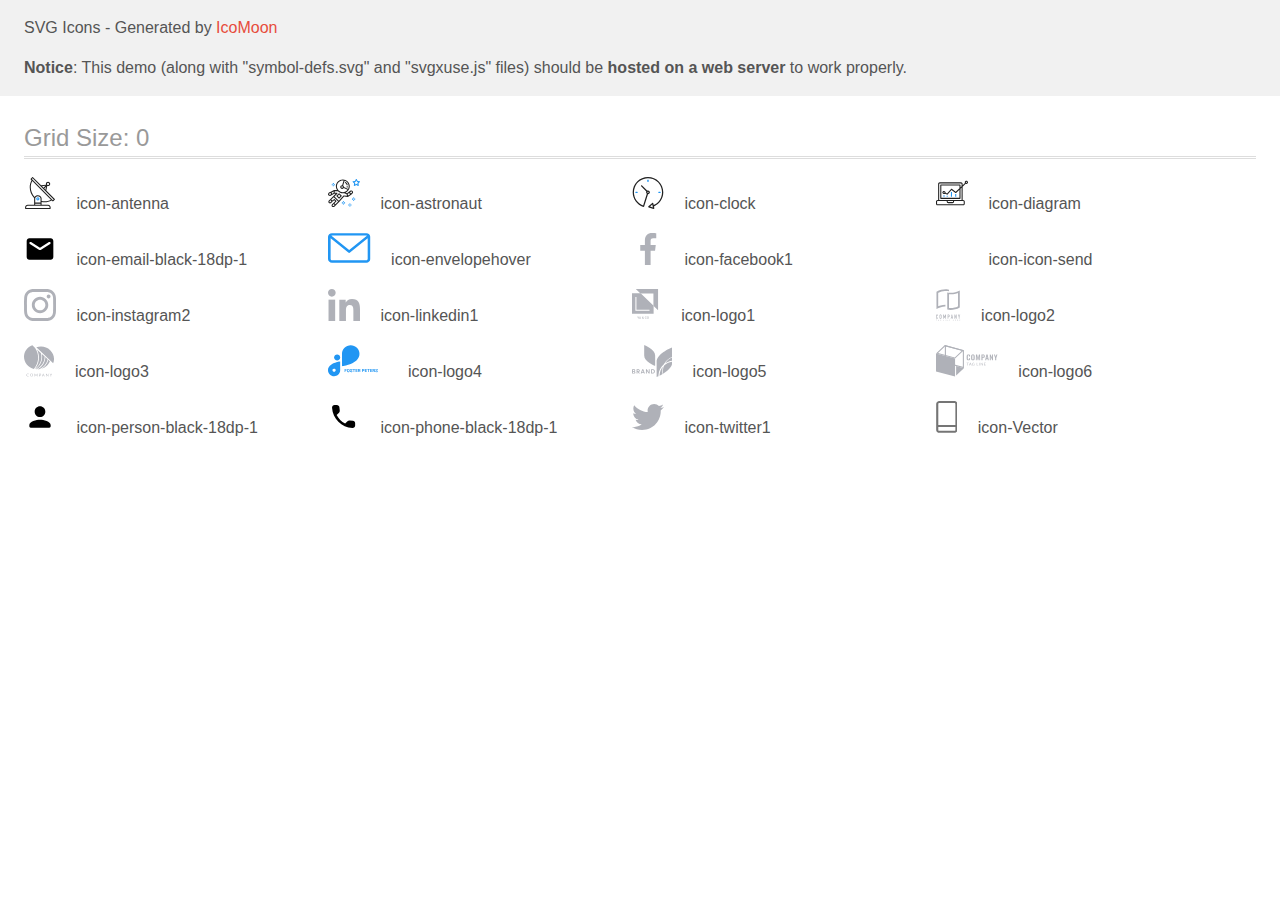
<file: images/svg/icomoon/demo-external-svg.html>
<!doctype html>
<html>
<head>
    <title>IcoMoon - SVG Icons</title>
    <meta charset="utf-8">
    <meta name="viewport" content="width=device-width, initial-scale=1">
    <link rel="stylesheet" href="demo-files/demo.css">
    <link rel="stylesheet" href="style.css">
</head>
<body>
<header class="bgc1 clearfix">
<div class="mhl">
    <p>SVG Icons - Generated by <a href="https://icomoon.io/app">IcoMoon</a></p><p><strong>Notice</strong>: This demo (along with "symbol-defs.svg" and "svgxuse.js" files) should be <b>hosted on a web server</b> to work properly.</p>
</div>
</header>
    <div class="clearfix mhl ptl">
        <h1 class="mvm mtn fgc1">Grid Size: 0</h1>
        <div class="glyph fs1">
            <div class="clearfix pbs">
                <svg class="icon icon-antenna"><use xlink:href="symbol-defs.svg#icon-antenna"></use></svg><span class="name"> icon-antenna</span>
            </div>
        </div>
        <div class="glyph fs1">
            <div class="clearfix pbs">
                <svg class="icon icon-astronaut"><use xlink:href="symbol-defs.svg#icon-astronaut"></use></svg><span class="name"> icon-astronaut</span>
            </div>
        </div>
        <div class="glyph fs1">
            <div class="clearfix pbs">
                <svg class="icon icon-clock"><use xlink:href="symbol-defs.svg#icon-clock"></use></svg><span class="name"> icon-clock</span>
            </div>
        </div>
        <div class="glyph fs1">
            <div class="clearfix pbs">
                <svg class="icon icon-diagram"><use xlink:href="symbol-defs.svg#icon-diagram"></use></svg><span class="name"> icon-diagram</span>
            </div>
        </div>
        <div class="glyph fs1">
            <div class="clearfix pbs">
                <svg class="icon icon-email-black-18dp-1"><use xlink:href="symbol-defs.svg#icon-email-black-18dp-1"></use></svg><span class="name"> icon-email-black-18dp-1</span>
            </div>
        </div>
        <div class="glyph fs1">
            <div class="clearfix pbs">
                <svg class="icon icon-envelopehover"><use xlink:href="symbol-defs.svg#icon-envelopehover"></use></svg><span class="name"> icon-envelopehover</span>
            </div>
        </div>
        <div class="glyph fs1">
            <div class="clearfix pbs">
                <svg class="icon icon-facebook1"><use xlink:href="symbol-defs.svg#icon-facebook1"></use></svg><span class="name"> icon-facebook1</span>
            </div>
        </div>
        <div class="glyph fs1">
            <div class="clearfix pbs">
                <svg class="icon icon-icon-send"><use xlink:href="symbol-defs.svg#icon-icon-send"></use></svg><span class="name"> icon-icon-send</span>
            </div>
        </div>
        <div class="glyph fs1">
            <div class="clearfix pbs">
                <svg class="icon icon-instagram2"><use xlink:href="symbol-defs.svg#icon-instagram2"></use></svg><span class="name"> icon-instagram2</span>
            </div>
        </div>
        <div class="glyph fs1">
            <div class="clearfix pbs">
                <svg class="icon icon-linkedin1"><use xlink:href="symbol-defs.svg#icon-linkedin1"></use></svg><span class="name"> icon-linkedin1</span>
            </div>
        </div>
        <div class="glyph fs1">
            <div class="clearfix pbs">
                <svg class="icon icon-logo1"><use xlink:href="symbol-defs.svg#icon-logo1"></use></svg><span class="name"> icon-logo1</span>
            </div>
        </div>
        <div class="glyph fs1">
            <div class="clearfix pbs">
                <svg class="icon icon-logo2"><use xlink:href="symbol-defs.svg#icon-logo2"></use></svg><span class="name"> icon-logo2</span>
            </div>
        </div>
        <div class="glyph fs1">
            <div class="clearfix pbs">
                <svg class="icon icon-logo3"><use xlink:href="symbol-defs.svg#icon-logo3"></use></svg><span class="name"> icon-logo3</span>
            </div>
        </div>
        <div class="glyph fs1">
            <div class="clearfix pbs">
                <svg class="icon icon-logo4"><use xlink:href="symbol-defs.svg#icon-logo4"></use></svg><span class="name"> icon-logo4</span>
            </div>
        </div>
        <div class="glyph fs1">
            <div class="clearfix pbs">
                <svg class="icon icon-logo5"><use xlink:href="symbol-defs.svg#icon-logo5"></use></svg><span class="name"> icon-logo5</span>
            </div>
        </div>
        <div class="glyph fs1">
            <div class="clearfix pbs">
                <svg class="icon icon-logo6"><use xlink:href="symbol-defs.svg#icon-logo6"></use></svg><span class="name"> icon-logo6</span>
            </div>
        </div>
        <div class="glyph fs1">
            <div class="clearfix pbs">
                <svg class="icon icon-person-black-18dp-1"><use xlink:href="symbol-defs.svg#icon-person-black-18dp-1"></use></svg><span class="name"> icon-person-black-18dp-1</span>
            </div>
        </div>
        <div class="glyph fs1">
            <div class="clearfix pbs">
                <svg class="icon icon-phone-black-18dp-1"><use xlink:href="symbol-defs.svg#icon-phone-black-18dp-1"></use></svg><span class="name"> icon-phone-black-18dp-1</span>
            </div>
        </div>
        <div class="glyph fs1">
            <div class="clearfix pbs">
                <svg class="icon icon-twitter1"><use xlink:href="symbol-defs.svg#icon-twitter1"></use></svg><span class="name"> icon-twitter1</span>
            </div>
        </div>
        <div class="glyph fs1">
            <div class="clearfix pbs">
                <svg class="icon icon-Vector"><use xlink:href="symbol-defs.svg#icon-Vector"></use></svg><span class="name"> icon-Vector</span>
            </div>
        </div>
  </div>
<script defer src="svgxuse.js"></script>
</body>
</html>
</file>
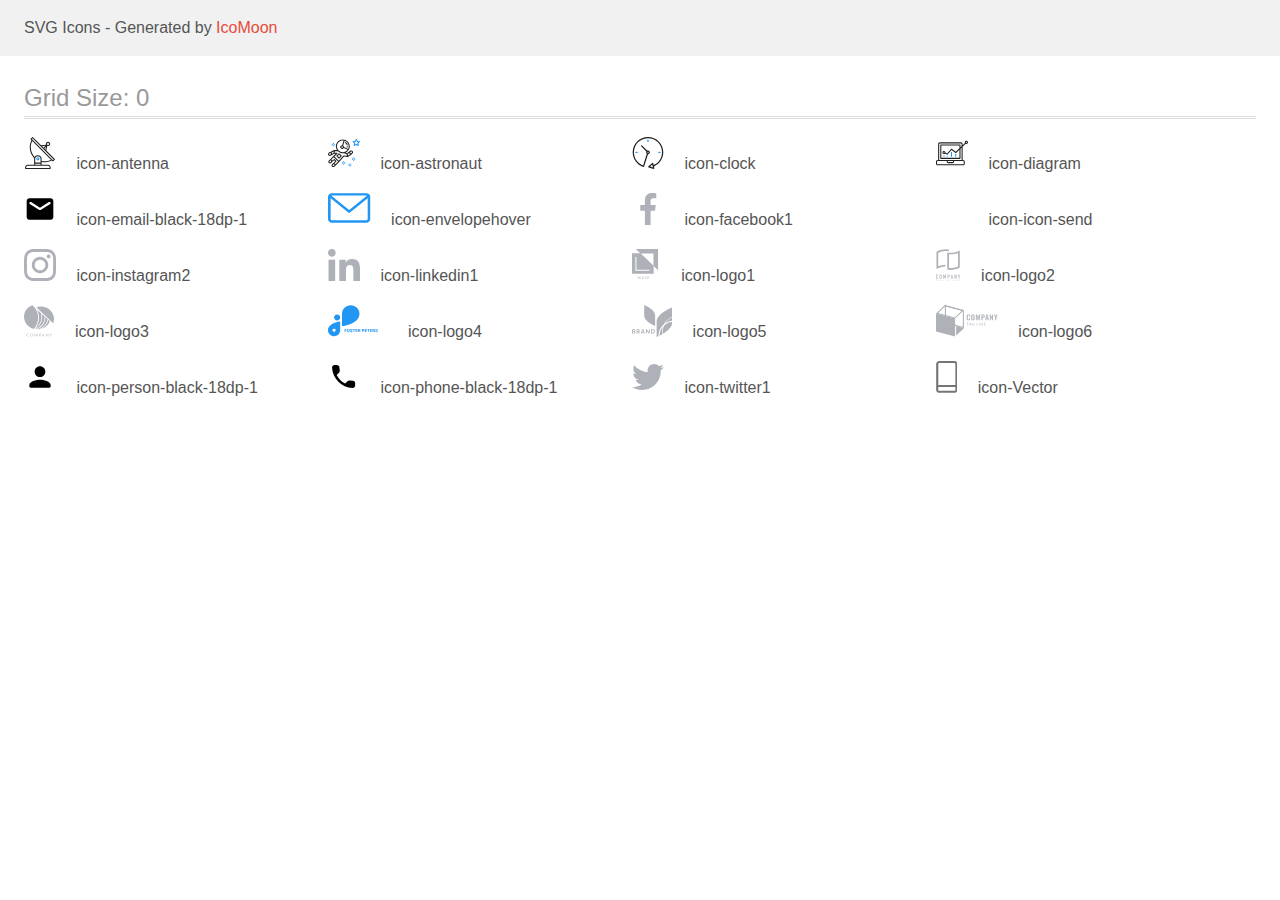
<file: images/svg/icomoon/demo.html>
<!doctype html>
<html>
<head>
    <title>IcoMoon - SVG Icons</title>
    <meta charset="utf-8">
    <meta name="viewport" content="width=device-width, initial-scale=1">
    <link rel="stylesheet" href="demo-files/demo.css">
    <link rel="stylesheet" href="style.css">
</head>
<body>
<svg aria-hidden="true" style="position: absolute; width: 0; height: 0; overflow: hidden;" version="1.1" xmlns="http://www.w3.org/2000/svg" xmlns:xlink="http://www.w3.org/1999/xlink">
<defs>
<symbol id="icon-antenna" viewBox="0 0 32 32">
<path fill="#212121" style="fill: var(--color1, #212121)" d="M30.773 22.098l-8.443-8.505 0.937-4.615c0.242 0.094 0.499 0.144 0.758 0.146h0.006c1.192 0.014 2.17-0.941 2.184-2.133s-0.941-2.17-2.133-2.184c-1.192-0.014-2.17 0.941-2.184 2.133-0.003 0.255 0.039 0.509 0.125 0.749l-4.96 0.605-8.091-8.133c-0.099-0.101-0.235-0.159-0.377-0.16-0.14 0.001-0.274 0.056-0.373 0.155l-1.513 1.504c-0.208 0.208-0.208 0.546 0 0.754l0.814 0.826c-3.153 5.798-2.129 12.978 2.519 17.663 0.043 0.041 0.092 0.074 0.146 0.098-0.034 0.18-0.051 0.364-0.052 0.547v6.187h-6.4c-1.472 0.002-2.665 1.195-2.667 2.667v1.067c0 0.295 0.239 0.533 0.533 0.533h24.533c0.295 0 0.533-0.239 0.533-0.533v-1.067c-0.002-1.472-1.195-2.665-2.667-2.667h-6.4v-2.742c1.003 0.21 2.024 0.317 3.049 0.32 2.458-0.003 4.877-0.615 7.040-1.783l0.818 0.823c0.099 0.101 0.235 0.159 0.377 0.16 0.14-0.001 0.274-0.056 0.373-0.155l1.513-1.504c0.208-0.208 0.208-0.546 0-0.754zM23.28 6.233c0.418-0.415 1.093-0.414 1.508 0.004s0.414 1.093-0.004 1.508c-0.2 0.199-0.47 0.31-0.752 0.31h-0.003c-0.589-0.003-1.064-0.483-1.061-1.072 0.002-0.282 0.115-0.552 0.314-0.751h-0.002zM22.024 9.738l-0.598 2.946-1.175-1.182 1.774-1.763zM21.419 8.836l-1.92 1.909-1.485-1.493 3.405-0.415zM24.004 28.8c0.884 0 1.6 0.716 1.6 1.6v0.533h-23.467v-0.533c0-0.884 0.716-1.6 1.6-1.6h20.267zM16.537 26.667v1.067h-5.333v-1.067h5.333zM11.204 25.6v-4.053c0-1.294 1.196-2.347 2.667-2.347s2.667 1.053 2.667 2.347v4.053h-5.333zM17.604 23.904v-2.357c0-1.882-1.675-3.413-3.733-3.413-1.331-0.020-2.576 0.657-3.281 1.786-4.058-4.274-4.971-10.645-2.279-15.887l18.602 18.708c-2.872 1.461-6.165 1.873-9.309 1.163zM28.893 23.22l-21.057-21.181 0.755-0.752 7.935 7.98c0.004 0 0.006 0.007 0.010 0.010l13.115 13.191-0.757 0.752z"></path>
<path fill="#2196f3" style="fill: var(--color2, #2196f3)" d="M13.876 20.267h-0.005c-0.884-0.001-1.601 0.714-1.602 1.598s0.714 1.601 1.598 1.602h0.005c0.884 0.001 1.601-0.714 1.602-1.598s-0.714-1.601-1.598-1.602zM14.249 22.245c-0.1 0.1-0.236 0.156-0.378 0.155-0.295-0.002-0.532-0.241-0.531-0.536 0.001-0.141 0.057-0.276 0.157-0.375s0.233-0.154 0.373-0.155c0.295 0.002 0.532 0.241 0.53 0.536-0.001 0.141-0.057 0.276-0.157 0.375h0.005z"></path>
</symbol>
<symbol id="icon-astronaut" viewBox="0 0 32 32">
<path fill="#2196f3" style="fill: var(--color2, #2196f3)" d="M31.974 4.524c-0.063-0.193-0.229-0.333-0.43-0.363l-1.91-0.278-0.855-1.731c-0.179-0.365-0.777-0.365-0.956 0l-0.855 1.731-1.91 0.278c-0.201 0.029-0.367 0.17-0.431 0.363-0.062 0.193-0.011 0.405 0.135 0.547l1.383 1.348-0.326 1.903c-0.034 0.2 0.048 0.402 0.212 0.522 0.166 0.121 0.382 0.135 0.562 0.040l1.709-0.899 1.709 0.899c0.078 0.041 0.164 0.061 0.249 0.061 0.11 0 0.221-0.034 0.314-0.102 0.164-0.119 0.246-0.322 0.212-0.522l-0.326-1.903 1.383-1.348c0.145-0.142 0.197-0.354 0.135-0.547zM29.511 5.851c-0.125 0.122-0.183 0.299-0.153 0.472l0.191 1.114-1-0.526c-0.078-0.041-0.163-0.061-0.249-0.061s-0.17 0.020-0.249 0.061l-1.001 0.526 0.191-1.114c0.030-0.173-0.028-0.349-0.153-0.472l-0.81-0.789 1.119-0.163c0.174-0.025 0.324-0.134 0.402-0.292l0.5-1.013 0.5 1.013c0.078 0.157 0.228 0.267 0.402 0.292l1.119 0.163-0.809 0.789z"></path>
<path fill="#2196f3" style="fill: var(--color2, #2196f3)" d="M26.133 20.522h-1.067v1.067h1.067v-1.067z"></path>
<path fill="#2196f3" style="fill: var(--color2, #2196f3)" d="M26.133 22.656h-1.067v1.067h1.067v-1.067z"></path>
<path fill="#2196f3" style="fill: var(--color2, #2196f3)" d="M27.2 21.589h-1.067v1.067h1.067v-1.067z"></path>
<path fill="#2196f3" style="fill: var(--color2, #2196f3)" d="M25.067 21.589h-1.067v1.067h1.067v-1.067z"></path>
<path fill="#2196f3" style="fill: var(--color2, #2196f3)" d="M22.4 26.389h-1.067v1.067h1.067v-1.067z"></path>
<path fill="#2196f3" style="fill: var(--color2, #2196f3)" d="M22.4 28.522h-1.067v1.067h1.067v-1.067z"></path>
<path fill="#2196f3" style="fill: var(--color2, #2196f3)" d="M23.467 27.456h-1.067v1.067h1.067v-1.067z"></path>
<path fill="#2196f3" style="fill: var(--color2, #2196f3)" d="M21.333 27.456h-1.067v1.067h1.067v-1.067z"></path>
<path fill="#2196f3" style="fill: var(--color2, #2196f3)" d="M16 24.256h-1.067v1.067h1.067v-1.067z"></path>
<path fill="#2196f3" style="fill: var(--color2, #2196f3)" d="M16 26.389h-1.067v1.067h1.067v-1.067z"></path>
<path fill="#2196f3" style="fill: var(--color2, #2196f3)" d="M17.067 25.322h-1.067v1.067h1.067v-1.067z"></path>
<path fill="#2196f3" style="fill: var(--color2, #2196f3)" d="M14.933 25.322h-1.067v1.067h1.067v-1.067z"></path>
<path fill="#2196f3" style="fill: var(--color2, #2196f3)" d="M5.866 6.122h-1.067v1.067h1.067v-1.067z"></path>
<path fill="#2196f3" style="fill: var(--color2, #2196f3)" d="M5.866 8.255h-1.067v1.067h1.067v-1.067z"></path>
<path fill="#2196f3" style="fill: var(--color2, #2196f3)" d="M6.933 7.189h-1.067v1.067h1.067v-1.067z"></path>
<path fill="#2196f3" style="fill: var(--color2, #2196f3)" d="M4.8 7.189h-1.067v1.067h1.067v-1.067z"></path>
<path fill="#212121" style="fill: var(--color1, #212121)" d="M24.715 14.159c-0.287-0.388-0.709-0.637-1.188-0.705-0.481-0.068-0.956 0.058-1.34 0.352l-1.252 0.96-1.898 1.417-1.358-0.541c2.421-1.086 4.114-3.508 4.114-6.32 0-3.823-3.123-6.933-6.961-6.933s-6.961 3.11-6.961 6.933c0 1.386 0.414 2.674 1.12 3.758l-2.764-0.024c-0.002 0-0.003 0-0.005 0-0.009 0-0.015 0.004-0.023 0.005-0.053 0.002-0.105 0.013-0.155 0.031-0.013 0.005-0.026 0.008-0.038 0.013-0.006 0.003-0.013 0.003-0.019 0.006l-3.233 1.596c-0.001 0-0.001 0-0.001 0.001l-1.893 0.911c-0.021 0.009-0.042 0.021-0.063 0.035-0.755 0.502-1.012 1.489-0.598 2.295 0.22 0.429 0.595 0.745 1.056 0.889 0.178 0.055 0.359 0.083 0.539 0.083 0.29 0 0.577-0.071 0.839-0.211l1.388-0.738 2.264-1.169 1.357-0.008-5.442 5.416c-0.001 0.001-0.001 0.001-0.002 0.001l-1.339 1.333c-0.316 0.315-0.49 0.732-0.49 1.178s0.174 0.863 0.49 1.179c0.325 0.323 0.752 0.485 1.179 0.485s0.854-0.162 1.18-0.485l1.314-1.309 1.741-1.3 0.901 0.897-1.762 1.754c-0 0.001-0.001 0.001-0.002 0.001l-1.339 1.333c-0.316 0.315-0.49 0.732-0.49 1.178s0.174 0.863 0.49 1.179c0.325 0.323 0.753 0.485 1.18 0.485s0.855-0.162 1.18-0.485l3.482-3.467c0.001-0.001 0.001-0.001 0.001-0.002l1.010-1-0.004-0.004c0.006-0.006 0.015-0.009 0.022-0.015l5.166-5.658 3.471 0.494c0.025 0.004 0.050 0.005 0.075 0.005 0.065 0 0.127-0.015 0.187-0.038 0.018-0.006 0.033-0.015 0.050-0.023 0.019-0.010 0.039-0.015 0.058-0.027l3.213-2.133c0.012-0.008 0.018-0.021 0.029-0.029 0.013-0.010 0.029-0.014 0.041-0.026l1.271-1.191c0.662-0.62 0.753-1.635 0.212-2.362zM2.13 17.77c-0.173 0.093-0.37 0.111-0.558 0.052-0.187-0.058-0.338-0.186-0.427-0.358-0.161-0.314-0.068-0.696 0.214-0.902l1.314-0.632 0.449 1.312-0.992 0.527zM5.628 15.942l-1.548 0.8-0.439-1.283 2.027-1.001-0.040 1.484zM20.727 9.322c0 0.918-0.219 1.785-0.599 2.559l-4.181-1.899c-0.044-0.573-0.341-1.075-0.788-1.388l1.464-4.86c2.378 0.756 4.105 2.974 4.105 5.588zM8.938 9.322c0-3.235 2.644-5.867 5.894-5.867 0.253 0 0.5 0.021 0.745 0.052l-1.432 4.754c-0.019-0.001-0.037-0.006-0.057-0.006-1.033 0-1.873 0.837-1.873 1.867s0.84 1.867 1.873 1.867c0.694 0 1.294-0.383 1.618-0.945l3.862 1.755c-1.075 1.446-2.795 2.39-4.737 2.39-3.25 0-5.894-2.632-5.894-5.867zM14.894 10.122c0 0.441-0.362 0.8-0.806 0.8s-0.806-0.359-0.806-0.8c0-0.441 0.362-0.8 0.806-0.8s0.806 0.359 0.806 0.8zM2.465 25.146c-0.236 0.234-0.619 0.234-0.854 0.001-0.114-0.114-0.176-0.263-0.176-0.423s0.062-0.309 0.176-0.421l0.962-0.958 0.851 0.848-0.959 0.955zM5.679 28.88c-0.236 0.234-0.619 0.235-0.855 0.001-0.114-0.114-0.176-0.263-0.176-0.423s0.062-0.309 0.176-0.421l0.963-0.959 0.852 0.848-0.96 0.955zM9.16 25.411c-0.001 0-0.001 0-0.002 0.001l-1.765 1.76-0.852-0.848 1.763-1.755c0 0 0 0 0-0s0.001-0.001 0.002-0.001c0.040-0.040 0.065-0.088 0.090-0.135 0.007-0.014 0.020-0.026 0.026-0.040 0.017-0.041 0.019-0.085 0.026-0.129 0.003-0.025 0.014-0.047 0.014-0.073 0-0.036-0.013-0.070-0.020-0.106-0.006-0.032-0.006-0.065-0.019-0.095-0.020-0.050-0.055-0.094-0.091-0.138-0.010-0.012-0.014-0.027-0.025-0.038 0 0 0 0-0.001 0s-0.001-0.002-0.001-0.002l-1.607-1.6c-0.017-0.017-0.039-0.024-0.058-0.038-0.028-0.022-0.055-0.042-0.087-0.058-0.030-0.015-0.061-0.024-0.093-0.033-0.034-0.010-0.067-0.017-0.103-0.020-0.033-0.002-0.063 0.001-0.095 0.005-0.036 0.004-0.069 0.009-0.104 0.020-0.034 0.011-0.063 0.027-0.094 0.045-0.020 0.011-0.042 0.015-0.061 0.029l-1.773 1.324-0.901-0.897 2.399-2.386 4.361 4.289-0.928 0.919zM15.979 18.394c-0.015-0.002-0.030 0.004-0.045 0.003-0.039-0.002-0.076 0.001-0.115 0.007-0.030 0.005-0.059 0.011-0.088 0.021-0.034 0.012-0.065 0.028-0.097 0.047-0.030 0.018-0.057 0.037-0.083 0.061-0.013 0.011-0.028 0.017-0.040 0.029l-4.698 5.146-4.328-4.257 2.833-2.818c0.209-0.208 0.21-0.546 0.002-0.755-0.105-0.105-0.243-0.157-0.381-0.156v-0.001l-2.219 0.013 0.028-1.607 3.104 0.027c1.265 1.294 3.029 2.101 4.981 2.101 0.437 0 0.864-0.045 1.279-0.123 0.040 0.032 0.079 0.065 0.13 0.085l2.41 0.96 0.152 0.758 0.178 0.885-3.003-0.427zM20.020 18.572l-0.313-1.558 1.446-1.080 0.947 1.257-2.080 1.381zM23.774 15.741l-0.838 0.785-0.931-1.236 0.831-0.637c0.155-0.119 0.351-0.168 0.543-0.143 0.193 0.027 0.364 0.128 0.48 0.284 0.217 0.292 0.18 0.699-0.085 0.947z"></path>
<path fill="#212121" style="fill: var(--color1, #212121)" d="M13.602 18.544l-2.143-2.133c-0.207-0.207-0.545-0.207-0.753 0l-2.142 2.133c-0.1 0.101-0.157 0.236-0.157 0.378s0.056 0.278 0.157 0.378l2.142 2.133c0.104 0.103 0.241 0.155 0.377 0.155s0.273-0.052 0.376-0.155l2.143-2.133c0.1-0.1 0.157-0.236 0.157-0.378s-0.057-0.278-0.157-0.378zM11.083 20.303l-1.387-1.381 1.387-1.381 1.387 1.381-1.387 1.381z"></path>
<path fill="#212121" style="fill: var(--color1, #212121)" d="M17.164 5.071l-0.258 1.036c0.071 0.018 1.738 0.452 1.738 2.149h1.067c-0-2.017-1.666-2.965-2.547-3.185z"></path>
<path fill="#212121" style="fill: var(--color1, #212121)" d="M19.711 9.322h-1.067v1.067h1.067v-1.067z"></path>
</symbol>
<symbol id="icon-clock" viewBox="0 0 32 32">
<path fill="#212121" style="fill: var(--color1, #212121)" d="M31.297 15.301c-0.002-8.452-6.855-15.303-15.308-15.301s-15.303 6.855-15.301 15.308c0.001 6.658 4.307 12.551 10.649 14.576 0.061 0.019 0.124 0.029 0.187 0.029 0.121-0 0.239-0.032 0.342-0.094 0.135-0.080 0.236-0.207 0.283-0.356l3.865-12.25c1.057-0.005 1.909-0.866 1.903-1.923s-0.866-1.909-1.923-1.903c-0.284 0.001-0.565 0.067-0.82 0.191l-5.106-5.107c-0.253-0.245-0.657-0.238-0.902 0.016-0.239 0.247-0.239 0.639 0 0.886l5.103 5.109c-0.392 0.799-0.168 1.764 0.536 2.309l-3.683 11.673c-7.278-2.681-11.004-10.754-8.323-18.032s10.754-11.004 18.032-8.323 11.004 10.754 8.323 18.032c-1.31 3.556-4.001 6.431-7.462 7.973l-0.398-1.874c-0.073-0.344-0.411-0.565-0.756-0.492-0.109 0.023-0.209 0.074-0.292 0.148l-3.837 3.426c-0.263 0.234-0.287 0.637-0.052 0.9 0.076 0.085 0.174 0.149 0.283 0.184l4.899 1.563c0.335 0.108 0.694-0.077 0.802-0.412 0.034-0.106 0.040-0.219 0.017-0.328l-0.391-1.839c5.664-2.388 9.342-7.942 9.329-14.089zM15.992 14.664c0.352 0 0.638 0.286 0.638 0.638s-0.286 0.638-0.638 0.638c-0.352 0-0.638-0.285-0.638-0.638s0.285-0.638 0.638-0.638zM18.093 29.528l2.184-1.948 0.603 2.84-2.787-0.892z"></path>
<path fill="#2196f3" style="fill: var(--color2, #2196f3)" d="M15.354 3.185v1.275c0 0.352 0.285 0.638 0.638 0.638s0.638-0.285 0.638-0.638v-1.275c0-0.352-0.286-0.638-0.638-0.638s-0.638 0.286-0.638 0.638z"></path>
<path fill="#2196f3" style="fill: var(--color2, #2196f3)" d="M3.876 14.664c-0.352 0-0.638 0.286-0.638 0.638s0.285 0.638 0.638 0.638h1.275c0.352 0 0.638-0.285 0.638-0.638s-0.285-0.638-0.638-0.638h-1.275z"></path>
<path fill="#2196f3" style="fill: var(--color2, #2196f3)" d="M28.108 15.939c0.352 0 0.638-0.285 0.638-0.638s-0.285-0.638-0.638-0.638h-1.275c-0.352 0-0.638 0.286-0.638 0.638s0.286 0.638 0.638 0.638h1.275z"></path>
</symbol>
<symbol id="icon-diagram" viewBox="0 0 32 32">
<path fill="#2196f3" style="fill: var(--color2, #2196f3)" d="M14.925 14.965h1.066v4.798h-1.066v-4.797z"></path>
<path fill="#2196f3" style="fill: var(--color2, #2196f3)" d="M19.19 17.097h1.066v2.665h-1.066v-2.665z"></path>
<path fill="#2196f3" style="fill: var(--color2, #2196f3)" d="M10.661 18.696h1.066v1.066h-1.066v-1.066z"></path>
<path fill="#2196f3" style="fill: var(--color2, #2196f3)" d="M7.463 18.163h1.066v1.599h-1.066v-1.599z"></path>
<path fill="#212121" style="fill: var(--color1, #212121)" d="M1.599 28.291h25.587c0.883 0 1.599-0.716 1.599-1.599v-2.132c0-0.883-0.716-1.599-1.599-1.599h-0.533v-13.293l3.028-2.868c0.703 0.346 1.553 0.136 2.013-0.499s0.396-1.508-0.152-2.068-1.42-0.644-2.065-0.198c-0.644 0.446-0.873 1.292-0.542 2.002l-2.281 2.163v-1.23c0-0.883-0.716-1.599-1.599-1.599h-21.322c-0.883 0-1.599 0.716-1.599 1.599v15.992h-0.533c-0.883 0-1.599 0.716-1.599 1.599v2.132c0 0.883 0.716 1.599 1.599 1.599zM30.384 4.837c0.294 0 0.533 0.239 0.533 0.533s-0.239 0.533-0.533 0.533c-0.294 0-0.533-0.239-0.533-0.533s0.239-0.533 0.533-0.533zM3.198 6.969c0-0.294 0.239-0.533 0.533-0.533h21.322c0.294 0 0.533 0.239 0.533 0.533v2.239l-1.066 1.013v-2.186c0-0.294-0.239-0.533-0.533-0.533h-19.19c-0.294 0-0.533 0.239-0.533 0.533v13.326c0 0.294 0.239 0.533 0.533 0.533h19.19c0.294 0 0.533-0.239 0.533-0.533v-9.674l1.066-1.010v12.284h-22.388v-15.992zM7.996 13.898c-0.721-0.002-1.354 0.478-1.546 1.174s0.105 1.433 0.725 1.801c0.62 0.368 1.41 0.276 1.928-0.226l1.853 0.93c0.215 0.108 0.476 0.057 0.636-0.123l3.939-4.431 3.872 2.901c0.208 0.156 0.498 0.139 0.686-0.039l3.365-3.188v8.131h-18.124v-12.26h18.124v2.66l-3.771 3.572-3.904-2.927c-0.222-0.166-0.534-0.135-0.718 0.072l-3.993 4.493-1.493-0.746c0.011-0.064 0.018-0.129 0.020-0.193 0-0.883-0.716-1.599-1.599-1.599zM8.529 15.498c0 0.294-0.239 0.533-0.533 0.533s-0.533-0.239-0.533-0.533c0-0.294 0.239-0.533 0.533-0.533s0.533 0.239 0.533 0.533zM11.727 24.026h5.331v0.533c0 0.294-0.239 0.533-0.533 0.533h-4.264c-0.294 0-0.533-0.239-0.533-0.533v-0.533zM1.066 24.56c0-0.294 0.239-0.533 0.533-0.533h9.062v0.533c0 0.883 0.716 1.599 1.599 1.599h4.264c0.883 0 1.599-0.716 1.599-1.599v-0.533h9.062c0.294 0 0.533 0.239 0.533 0.533v2.132c0 0.294-0.239 0.533-0.533 0.533h-25.587c-0.294 0-0.533-0.239-0.533-0.533v-2.132z"></path>
</symbol>
<symbol id="icon-email-black-18dp-1" viewBox="0 0 32 32">
<path d="M26.667 5.333h-21.333c-1.467 0-2.653 1.2-2.653 2.667l-0.013 16c0 1.467 1.2 2.667 2.667 2.667h21.333c1.467 0 2.667-1.2 2.667-2.667v-16c0-1.467-1.2-2.667-2.667-2.667zM26.133 11l-9.427 5.893c-0.427 0.267-0.987 0.267-1.413 0l-9.427-5.893c-0.333-0.213-0.533-0.573-0.533-0.96 0-0.893 0.973-1.427 1.733-0.96l8.933 5.587 8.933-5.587c0.76-0.467 1.733 0.067 1.733 0.96 0 0.387-0.2 0.747-0.533 0.96z"></path>
</symbol>
<symbol id="icon-envelopehover" viewBox="0 0 43 32">
<path fill="#2196f3" style="fill: var(--color2, #2196f3)" d="M38.667 0h-34.667c-2.206 0-4 1.675-4 3.734v22.404c0 2.059 1.794 3.734 4 3.734h34.667c2.206 0 4-1.675 4-3.734v-22.404c0-2.059-1.794-3.734-4-3.734v0zM38.667 2.489c0.181 0 0.353 0.035 0.511 0.096l-17.844 14.437-17.844-14.437c0.158-0.061 0.33-0.096 0.511-0.096h34.667zM38.667 27.383h-34.667c-0.736 0-1.333-0.558-1.333-1.245v-20.922l17.793 14.395c0.251 0.203 0.563 0.304 0.874 0.304s0.622-0.101 0.874-0.304l17.793-14.395v20.922c0 0.687-0.598 1.245-1.333 1.245v0z"></path>
</symbol>
<symbol id="icon-facebook1" viewBox="0 0 32 32">
<path fill="#afb1b8" style="fill: var(--color3, #afb1b8)" d="M21.329 5.313h2.921v-5.088c-0.504-0.069-2.237-0.225-4.256-0.225-4.212 0-7.097 2.649-7.097 7.519v4.481h-4.648v5.688h4.648v14.312h5.699v-14.311h4.46l0.708-5.688h-5.169v-3.919c0.001-1.644 0.444-2.769 2.735-2.769z"></path>
</symbol>
<symbol id="icon-icon-send" viewBox="0 0 32 32">
<path fill="#fff" style="fill: var(--color4, #fff)" d="M32 0l-32 18 10.227 3.788 15.773-14.788-11.998 16.186 0.010 0.004-0.012-0.004v8.814l5.735-6.691 7.265 2.691 5-28z"></path>
</symbol>
<symbol id="icon-instagram2" viewBox="0 0 32 32">
<path fill="#afb1b8" style="fill: var(--color3, #afb1b8)" d="M31.969 9.408c-0.075-1.7-0.35-2.869-0.744-3.882-0.406-1.075-1.032-2.038-1.851-2.838-0.8-0.813-1.769-1.444-2.832-1.844-1.019-0.394-2.182-0.669-3.882-0.744-1.713-0.081-2.257-0.1-6.601-0.1s-4.888 0.019-6.595 0.094c-1.7 0.075-2.869 0.35-3.882 0.744-1.075 0.406-2.038 1.031-2.838 1.85-0.813 0.8-1.444 1.769-1.844 2.832-0.394 1.019-0.669 2.182-0.744 3.882-0.081 1.713-0.1 2.257-0.1 6.601s0.019 4.888 0.094 6.595c0.075 1.7 0.35 2.869 0.744 3.882 0.406 1.075 1.038 2.038 1.85 2.838 0.8 0.813 1.769 1.444 2.832 1.844 1.019 0.394 2.182 0.669 3.882 0.744 1.706 0.075 2.25 0.094 6.595 0.094s4.888-0.019 6.595-0.094c1.7-0.075 2.869-0.35 3.882-0.744 2.151-0.832 3.851-2.532 4.682-4.682 0.394-1.019 0.669-2.182 0.744-3.882 0.075-1.707 0.094-2.251 0.094-6.595s-0.006-4.888-0.081-6.595zM29.087 22.473c-0.069 1.563-0.331 2.407-0.55 2.969-0.538 1.394-1.644 2.5-3.038 3.038-0.563 0.219-1.413 0.481-2.969 0.55-1.688 0.075-2.194 0.094-6.464 0.094s-4.782-0.019-6.464-0.094c-1.563-0.069-2.407-0.331-2.969-0.55-0.694-0.256-1.325-0.663-1.838-1.194-0.531-0.519-0.938-1.144-1.194-1.838-0.219-0.563-0.481-1.413-0.55-2.969-0.075-1.688-0.094-2.194-0.094-6.464s0.019-4.782 0.094-6.464c0.069-1.563 0.331-2.407 0.55-2.969 0.256-0.694 0.663-1.325 1.2-1.838 0.519-0.531 1.144-0.938 1.838-1.194 0.563-0.219 1.413-0.481 2.969-0.55 1.688-0.075 2.194-0.094 6.464-0.094 4.276 0 4.782 0.019 6.464 0.094 1.563 0.069 2.407 0.331 2.969 0.55 0.694 0.256 1.325 0.662 1.838 1.194 0.531 0.519 0.938 1.144 1.194 1.838 0.219 0.563 0.481 1.413 0.55 2.969 0.075 1.688 0.094 2.194 0.094 6.464s-0.019 4.77-0.094 6.458z"></path>
<path fill="#afb1b8" style="fill: var(--color3, #afb1b8)" d="M16.059 7.783c-4.538 0-8.22 3.682-8.22 8.22s3.682 8.22 8.22 8.22c4.539 0 8.22-3.682 8.22-8.22s-3.682-8.22-8.22-8.22zM16.059 21.335c-2.944 0-5.332-2.388-5.332-5.332s2.388-5.332 5.332-5.332c2.944 0 5.332 2.388 5.332 5.332s-2.388 5.332-5.332 5.332z"></path>
<path fill="#afb1b8" style="fill: var(--color3, #afb1b8)" d="M26.524 7.458c0 1.060-0.859 1.919-1.919 1.919s-1.919-0.859-1.919-1.919c0-1.060 0.859-1.919 1.919-1.919s1.919 0.859 1.919 1.919z"></path>
</symbol>
<symbol id="icon-linkedin1" viewBox="0 0 32 32">
<path fill="#afb1b8" style="fill: var(--color3, #afb1b8)" d="M31.992 32v-0.001h0.008v-11.736c0-5.741-1.236-10.164-7.948-10.164-3.227 0-5.392 1.771-6.276 3.449h-0.093v-2.913h-6.364v21.364h6.627v-10.579c0-2.785 0.528-5.479 3.977-5.479 3.399 0 3.449 3.179 3.449 5.657v10.401h6.62z"></path>
<path fill="#afb1b8" style="fill: var(--color3, #afb1b8)" d="M0.528 10.636h6.635v21.364h-6.635v-21.364z"></path>
<path fill="#afb1b8" style="fill: var(--color3, #afb1b8)" d="M3.843 0c-2.121 0-3.843 1.721-3.843 3.843s1.721 3.879 3.843 3.879c2.121 0 3.843-1.757 3.843-3.879-0.001-2.121-1.723-3.843-3.843-3.843v0z"></path>
</symbol>
<symbol id="icon-logo1" viewBox="0 0 29 32">
<path fill="#afb1b8" style="fill: var(--color3, #afb1b8)" d="M3.84 0l4.677 4.428h13.046v12.351l4.677 4.428v-21.206h-22.4z"></path>
<path fill="#afb1b8" style="fill: var(--color3, #afb1b8)" d="M0 4.241v20.6h21.76v-8.188l-13.105-12.406-8.655-0.005zM17.615 21.828h-14.172v-13.854h1.002v12.916h13.17v0.938z"></path>
<path fill="#afb1b8" style="fill: var(--color3, #afb1b8)" d="M6.266 28.662l0.523-1.078h0.438l-0.763 1.438v0.837h-0.397v-0.837l-0.764-1.438h0.439l0.523 1.078zM8.513 29.329h-0.881l-0.184 0.53h-0.411l0.859-2.275h0.355l0.861 2.275h-0.412l-0.186-0.53zM7.743 29.010h0.659l-0.33-0.944-0.33 0.944zM10.071 29.244c0-0.105 0.029-0.202 0.086-0.289 0.057-0.089 0.17-0.193 0.339-0.314-0.088-0.111-0.151-0.206-0.186-0.284s-0.052-0.154-0.052-0.227c0-0.178 0.054-0.319 0.162-0.422s0.254-0.156 0.438-0.156c0.166 0 0.301 0.049 0.406 0.147 0.106 0.097 0.159 0.217 0.159 0.361 0 0.095-0.024 0.182-0.072 0.262-0.048 0.079-0.127 0.158-0.236 0.238l-0.155 0.113 0.439 0.519c0.064-0.125 0.095-0.264 0.095-0.417h0.33c0 0.28-0.066 0.51-0.197 0.689l0.334 0.395h-0.441l-0.128-0.152c-0.162 0.122-0.356 0.183-0.581 0.183s-0.405-0.059-0.541-0.178c-0.134-0.12-0.202-0.276-0.202-0.467zM10.824 29.587c0.128 0 0.248-0.043 0.359-0.128l-0.497-0.586-0.048 0.034c-0.125 0.095-0.188 0.203-0.188 0.325 0 0.105 0.034 0.191 0.102 0.256s0.158 0.098 0.272 0.098zM10.615 28.121c0 0.087 0.054 0.197 0.161 0.33l0.173-0.119 0.048-0.039c0.065-0.057 0.097-0.131 0.097-0.22 0-0.059-0.022-0.11-0.067-0.152-0.045-0.043-0.102-0.064-0.17-0.064-0.074 0-0.133 0.025-0.177 0.075s-0.066 0.113-0.066 0.189zM14.748 29.118c-0.023 0.243-0.113 0.432-0.269 0.569-0.156 0.135-0.364 0.203-0.623 0.203-0.181 0-0.341-0.043-0.48-0.128-0.137-0.086-0.244-0.209-0.319-0.367s-0.114-0.342-0.117-0.552v-0.212c0-0.215 0.038-0.404 0.114-0.567s0.185-0.29 0.327-0.378c0.143-0.088 0.307-0.133 0.494-0.133 0.251 0 0.453 0.068 0.606 0.205s0.242 0.329 0.267 0.578h-0.394c-0.019-0.164-0.067-0.281-0.144-0.353-0.076-0.073-0.188-0.109-0.336-0.109-0.172 0-0.304 0.063-0.397 0.189-0.092 0.125-0.139 0.309-0.141 0.552v0.202c0 0.246 0.044 0.433 0.131 0.563s0.218 0.194 0.387 0.194c0.155 0 0.272-0.035 0.35-0.105s0.128-0.186 0.148-0.348h0.394zM16.918 28.78c0 0.223-0.039 0.419-0.116 0.588-0.077 0.168-0.188 0.297-0.331 0.388-0.143 0.090-0.307 0.134-0.494 0.134-0.184 0-0.349-0.045-0.494-0.134-0.144-0.091-0.255-0.219-0.334-0.386-0.078-0.167-0.118-0.359-0.119-0.576v-0.128c0-0.222 0.039-0.418 0.117-0.588 0.079-0.17 0.19-0.299 0.333-0.389 0.144-0.091 0.308-0.136 0.494-0.136s0.349 0.045 0.492 0.134c0.144 0.088 0.255 0.217 0.333 0.384s0.118 0.361 0.119 0.583v0.127zM16.523 28.662c0-0.252-0.048-0.445-0.144-0.58-0.095-0.134-0.23-0.202-0.405-0.202-0.171 0-0.305 0.067-0.402 0.202-0.096 0.133-0.145 0.322-0.147 0.567v0.131c0 0.25 0.048 0.443 0.145 0.58s0.233 0.205 0.406 0.205c0.175 0 0.309-0.067 0.403-0.2 0.095-0.133 0.142-0.328 0.142-0.584v-0.119z"></path>
</symbol>
<symbol id="icon-logo2" viewBox="0 0 25 32">
<path fill="#afb1b8" style="fill: var(--color3, #afb1b8)" d="M10.447 1.806h0.084c0.156 0 0.324 0.016 0.49 0.030 0.734 0.052 1.463 0.162 2.179 0.329v-1.762c-0.738-0.185-1.491-0.305-2.25-0.358-0.288-0.022-0.595-0.036-0.909-0.044h-0.263c-1.523 0.006-3.039 0.201-4.515 0.582-1.68 0.419-3.293 1.075-4.79 1.948v17.475c1.442-0.783 2.976-1.381 4.566-1.779 1.256-0.32 2.539-0.517 3.833-0.588h0.051c0.216-0.011 0.433-0.017 0.655-0.019v-1.79c-1.681 0.022-3.353 0.244-4.982 0.662-0.602 0.157-1.185 0.325-1.731 0.513l-0.623 0.211v-13.625l0.266-0.128c2.032-0.963 4.229-1.524 6.471-1.651 0.019-0.001 0.037-0.001 0.056 0 0.248-0.013 0.497-0.019 0.741-0.019h0.28c0.129 0.003 0.258 0.006 0.388 0.014z"></path>
<path fill="#afb1b8" style="fill: var(--color3, #afb1b8)" d="M14.838 3.651c-0.409 0-0.814-0.014-1.205-0.044-0.467-0.034-0.947-0.091-1.401-0.167-0.277-0.047-0.55-0.103-0.814-0.164v17.275c1.12 0.277 2.271 0.413 3.425 0.404 1.523-0.006 3.039-0.201 4.515-0.581 1.68-0.42 3.294-1.075 4.792-1.948v-17.163c-1.441 0.783-2.975 1.381-4.564 1.781-1.551 0.398-3.145 0.603-4.747 0.609zM21.745 3.95l0.623-0.21v13.63l-0.266 0.128c-1.021 0.486-2.087 0.869-3.184 1.144-1.331 0.344-2.7 0.522-4.074 0.527-0.411 0-0.819-0.017-1.214-0.052l-0.427-0.038v-14.017l0.497 0.033c0.361 0.023 0.735 0.034 1.141 0.034 1.745-0.006 3.482-0.229 5.173-0.663 0.581-0.153 1.158-0.325 1.731-0.518z"></path>
<path fill="#afb1b8" style="fill: var(--color3, #afb1b8)" d="M1.684 25.977c-0.090-0.093-0.197-0.166-0.317-0.214s-0.247-0.071-0.376-0.066c-0.137-0.002-0.273 0.024-0.4 0.075-0.117 0.046-0.222 0.116-0.311 0.205s-0.156 0.196-0.201 0.313c-0.049 0.123-0.073 0.254-0.072 0.387v2.335c-0.006 0.165 0.026 0.328 0.092 0.479 0.055 0.12 0.135 0.226 0.233 0.313 0.093 0.079 0.203 0.135 0.321 0.166 0.114 0.032 0.231 0.048 0.349 0.049 0.13 0.001 0.259-0.027 0.377-0.081 0.117-0.051 0.222-0.124 0.311-0.216 0.087-0.091 0.156-0.197 0.204-0.313 0.050-0.118 0.075-0.244 0.075-0.372v-0.261h-0.61v0.208c0.002 0.071-0.010 0.142-0.036 0.208-0.020 0.050-0.050 0.095-0.089 0.131-0.038 0.031-0.081 0.053-0.128 0.067-0.041 0.014-0.084 0.021-0.128 0.022-0.054 0.006-0.11-0.002-0.16-0.024s-0.094-0.057-0.126-0.101c-0.058-0.094-0.086-0.203-0.081-0.313v-2.177c-0.004-0.121 0.022-0.241 0.075-0.349 0.032-0.049 0.077-0.089 0.129-0.114s0.112-0.034 0.17-0.027c0.053-0.002 0.105 0.009 0.152 0.032s0.089 0.057 0.12 0.099c0.068 0.090 0.104 0.2 0.101 0.313v0.202h0.604v-0.238c0.001-0.14-0.024-0.278-0.075-0.408-0.045-0.122-0.114-0.234-0.204-0.329z"></path>
<path fill="#afb1b8" style="fill: var(--color3, #afb1b8)" d="M5.31 25.95c-0.195-0.164-0.44-0.255-0.694-0.257-0.124 0.001-0.248 0.023-0.364 0.066-0.119 0.043-0.228 0.107-0.322 0.191-0.101 0.091-0.182 0.202-0.237 0.327-0.061 0.143-0.092 0.297-0.089 0.452v2.239c-0.004 0.158 0.026 0.314 0.089 0.459 0.055 0.12 0.136 0.227 0.237 0.313 0.093 0.087 0.203 0.154 0.322 0.197 0.117 0.043 0.24 0.065 0.364 0.066s0.248-0.022 0.364-0.066c0.121-0.044 0.233-0.111 0.33-0.197 0.097-0.087 0.176-0.194 0.23-0.313 0.063-0.144 0.093-0.301 0.089-0.459v-2.239c0.003-0.155-0.027-0.31-0.089-0.452-0.054-0.123-0.133-0.235-0.23-0.327zM5.025 28.969c0.005 0.060-0.003 0.12-0.024 0.176s-0.054 0.107-0.097 0.148c-0.081 0.068-0.182 0.105-0.287 0.105s-0.207-0.037-0.287-0.105c-0.043-0.041-0.076-0.092-0.097-0.148s-0.029-0.116-0.024-0.176v-2.239c-0.005-0.060 0.003-0.12 0.024-0.176s0.054-0.107 0.097-0.148c0.081-0.068 0.182-0.105 0.287-0.105s0.207 0.037 0.287 0.105c0.043 0.041 0.076 0.092 0.097 0.148s0.029 0.116 0.024 0.176v2.239z"></path>
<path fill="#afb1b8" style="fill: var(--color3, #afb1b8)" d="M10.072 29.969v-4.239h-0.587l-0.771 2.244h-0.011l-0.777-2.244h-0.581v4.239h0.606v-2.579h0.011l0.593 1.823h0.302l0.598-1.823h0.011v2.579h0.606z"></path>
<path fill="#afb1b8" style="fill: var(--color3, #afb1b8)" d="M13.513 26.027c-0.093-0.105-0.211-0.184-0.343-0.232-0.142-0.046-0.29-0.068-0.439-0.066h-0.9v4.239h0.604v-1.656h0.311c0.188 0.009 0.376-0.031 0.545-0.116 0.137-0.076 0.252-0.188 0.332-0.324 0.070-0.113 0.117-0.238 0.139-0.369 0.024-0.16 0.035-0.321 0.033-0.482 0.006-0.204-0.014-0.407-0.059-0.606-0.040-0.147-0.117-0.281-0.223-0.39zM13.201 27.319c-0.003 0.077-0.022 0.152-0.056 0.221-0.035 0.065-0.089 0.117-0.156 0.149-0.089 0.040-0.187 0.058-0.285 0.053h-0.276v-1.441h0.311c0.094-0.005 0.187 0.014 0.272 0.053 0.062 0.036 0.112 0.091 0.142 0.157 0.033 0.074 0.051 0.155 0.053 0.236 0 0.089 0 0.183 0 0.282s0.006 0.2 0 0.291h-0.006z"></path>
<path fill="#afb1b8" style="fill: var(--color3, #afb1b8)" d="M16.374 25.73h-0.495l-0.934 4.239h0.604l0.177-0.911h0.824l0.177 0.911h0.604l-0.957-4.239zM15.816 28.481l0.297-1.537h0.011l0.296 1.537h-0.604z"></path>
<path fill="#afb1b8" style="fill: var(--color3, #afb1b8)" d="M20.277 28.283h-0.011l-0.912-2.554h-0.581v4.239h0.604v-2.549h0.012l0.923 2.549h0.568v-4.239h-0.604v2.554z"></path>
<path fill="#afb1b8" style="fill: var(--color3, #afb1b8)" d="M23.968 25.73l-0.486 1.685h-0.012l-0.486-1.685h-0.64l0.83 2.447v1.792h0.604v-1.792l0.83-2.447h-0.64z"></path>
<path fill="#afb1b8" style="fill: var(--color3, #afb1b8)" d="M0 31.166h0.291v0.817h0.198v-0.817h0.29v-0.167h-0.778v0.167z"></path>
<path fill="#afb1b8" style="fill: var(--color3, #afb1b8)" d="M2.447 30.998l-0.381 0.984h0.21l0.081-0.224h0.392l0.084 0.224h0.215l-0.391-0.984h-0.21zM2.416 31.593l0.134-0.365 0.134 0.365h-0.268z"></path>
<path fill="#afb1b8" style="fill: var(--color3, #afb1b8)" d="M4.866 31.62h0.227v0.127c-0.066 0.053-0.149 0.082-0.234 0.083-0.040 0.002-0.079-0.005-0.116-0.021s-0.068-0.041-0.093-0.072c-0.052-0.075-0.078-0.165-0.073-0.257 0-0.219 0.095-0.329 0.283-0.329 0.050-0.005 0.099 0.008 0.14 0.037s0.070 0.071 0.082 0.12l0.195-0.038c-0.042-0.192-0.181-0.289-0.417-0.289-0.127-0.003-0.25 0.042-0.344 0.127-0.050 0.049-0.088 0.108-0.112 0.174s-0.034 0.135-0.029 0.205c-0.006 0.135 0.039 0.267 0.126 0.369 0.048 0.050 0.107 0.088 0.171 0.113s0.134 0.035 0.203 0.031c0.154 0.004 0.304-0.052 0.417-0.157v-0.388h-0.427v0.166z"></path>
<path fill="#afb1b8" style="fill: var(--color3, #afb1b8)" d="M7.337 30.998h-0.199v0.984h0.69v-0.167h-0.49v-0.817z"></path>
<path fill="#afb1b8" style="fill: var(--color3, #afb1b8)" d="M9.426 30.998h-0.199v0.984h0.199v-0.984z"></path>
<path fill="#afb1b8" style="fill: var(--color3, #afb1b8)" d="M11.469 31.656l-0.403-0.657h-0.193v0.984h0.185v-0.643l0.395 0.643h0.198v-0.984h-0.182v0.657z"></path>
<path fill="#afb1b8" style="fill: var(--color3, #afb1b8)" d="M13.315 31.549h0.49v-0.167h-0.49v-0.216h0.528v-0.167h-0.727v0.984h0.747v-0.167h-0.548v-0.266z"></path>
<path fill="#afb1b8" style="fill: var(--color3, #afb1b8)" d="M17.792 31.387h-0.388v-0.388h-0.198v0.984h0.198v-0.43h0.388v0.43h0.198v-0.984h-0.198v0.388z"></path>
<path fill="#afb1b8" style="fill: var(--color3, #afb1b8)" d="M19.649 31.549h0.492v-0.167h-0.492v-0.216h0.529v-0.167h-0.727v0.984h0.746v-0.167h-0.548v-0.266z"></path>
<path fill="#afb1b8" style="fill: var(--color3, #afb1b8)" d="M22.168 31.549c0.171-0.027 0.258-0.117 0.258-0.274 0.005-0.042-0.001-0.084-0.018-0.123s-0.044-0.072-0.078-0.096c-0.089-0.045-0.189-0.065-0.288-0.058h-0.417v0.984h0.198v-0.412h0.039c0.042-0.003 0.084 0.005 0.123 0.022 0.029 0.018 0.053 0.043 0.070 0.072l0.215 0.313h0.237l-0.12-0.192c-0.053-0.095-0.128-0.176-0.218-0.236zM21.969 31.413h-0.146v-0.247h0.156c0.068-0.006 0.136 0.002 0.201 0.023 0.014 0.013 0.026 0.029 0.033 0.046s0.011 0.037 0.010 0.056c-0.001 0.019-0.006 0.038-0.015 0.055s-0.022 0.032-0.037 0.043c-0.065 0.020-0.133 0.028-0.201 0.023z"></path>
<path fill="#afb1b8" style="fill: var(--color3, #afb1b8)" d="M24.067 31.549h0.49v-0.167h-0.49v-0.216h0.529v-0.167h-0.729v0.984h0.747v-0.167h-0.548v-0.266z"></path>
</symbol>
<symbol id="icon-logo3" viewBox="0 0 31 32">
<path fill="#afb1b8" style="fill: var(--color3, #afb1b8)" d="M4.722 31.103c0.011 0 0.022 0.003 0.032 0.007s0.019 0.011 0.027 0.018l0.153 0.161c-0.119 0.13-0.266 0.234-0.431 0.305-0.193 0.077-0.401 0.115-0.611 0.109-0.197 0.004-0.392-0.031-0.574-0.102-0.164-0.065-0.312-0.164-0.433-0.288-0.123-0.129-0.218-0.28-0.279-0.445-0.067-0.184-0.1-0.377-0.098-0.571-0.003-0.195 0.033-0.39 0.105-0.573 0.067-0.166 0.168-0.317 0.297-0.445 0.131-0.126 0.287-0.224 0.459-0.29 0.189-0.070 0.389-0.104 0.591-0.102 0.188-0.004 0.375 0.027 0.549 0.093 0.152 0.063 0.291 0.15 0.412 0.257l-0.128 0.171c-0.009 0.012-0.020 0.023-0.033 0.031-0.015 0.010-0.033 0.014-0.052 0.013-0.020-0.001-0.039-0.008-0.056-0.018l-0.069-0.046-0.096-0.058c-0.041-0.022-0.084-0.041-0.128-0.057-0.057-0.019-0.115-0.035-0.174-0.046-0.075-0.013-0.151-0.019-0.228-0.018-0.146-0.002-0.29 0.024-0.425 0.077-0.126 0.048-0.239 0.122-0.333 0.215-0.095 0.099-0.169 0.216-0.216 0.343-0.054 0.145-0.080 0.298-0.078 0.452-0.002 0.156 0.024 0.312 0.078 0.46 0.047 0.126 0.119 0.242 0.212 0.341 0.088 0.093 0.196 0.165 0.318 0.212 0.125 0.049 0.259 0.074 0.394 0.073 0.078 0.001 0.156-0.004 0.234-0.015 0.126-0.015 0.247-0.056 0.354-0.122 0.054-0.034 0.104-0.072 0.151-0.113 0.020-0.018 0.046-0.028 0.073-0.029z"></path>
<path fill="#afb1b8" style="fill: var(--color3, #afb1b8)" d="M9.144 30.296c0.002 0.194-0.033 0.386-0.103 0.567-0.062 0.165-0.161 0.315-0.288 0.44s-0.282 0.224-0.452 0.289c-0.375 0.136-0.789 0.136-1.164 0-0.169-0.066-0.323-0.165-0.45-0.29-0.128-0.128-0.227-0.279-0.291-0.445-0.138-0.367-0.138-0.769 0-1.136 0.065-0.166 0.164-0.317 0.291-0.447 0.128-0.121 0.281-0.216 0.45-0.279 0.374-0.139 0.79-0.139 1.164 0 0.17 0.066 0.324 0.165 0.452 0.29 0.126 0.127 0.224 0.276 0.289 0.44 0.071 0.183 0.106 0.376 0.103 0.571zM8.742 30.296c0.003-0.155-0.022-0.309-0.073-0.456-0.043-0.126-0.113-0.242-0.205-0.341-0.090-0.094-0.2-0.167-0.323-0.215-0.272-0.1-0.574-0.1-0.846 0-0.123 0.048-0.234 0.121-0.324 0.215-0.093 0.098-0.164 0.215-0.207 0.341-0.097 0.297-0.097 0.615 0 0.912 0.043 0.126 0.114 0.242 0.207 0.341 0.090 0.093 0.2 0.166 0.324 0.213 0.273 0.097 0.573 0.097 0.846 0 0.123-0.047 0.234-0.12 0.323-0.213 0.092-0.099 0.162-0.215 0.205-0.341 0.051-0.147 0.076-0.301 0.073-0.456z"></path>
<path fill="#afb1b8" style="fill: var(--color3, #afb1b8)" d="M12.161 30.774l0.040 0.102c0.015-0.036 0.029-0.069 0.044-0.102 0.015-0.034 0.031-0.068 0.050-0.1l0.978-1.694c0.019-0.029 0.036-0.047 0.056-0.053 0.026-0.008 0.053-0.011 0.080-0.009h0.289v2.755h-0.343v-2.026c0-0.026 0-0.055 0-0.086-0.002-0.032-0.002-0.063 0-0.095l-0.984 1.718c-0.012 0.026-0.033 0.047-0.058 0.063s-0.054 0.023-0.084 0.023h-0.056c-0.030 0-0.059-0.007-0.084-0.023s-0.045-0.037-0.057-0.063l-1.013-1.729c0 0.033 0 0.066 0 0.099s0 0.062 0 0.088v2.026h-0.331v-2.75h0.289c0.027-0.002 0.054 0.002 0.080 0.009 0.024 0.011 0.043 0.030 0.054 0.053l0.999 1.696c0.020 0.031 0.036 0.064 0.050 0.098z"></path>
<path fill="#afb1b8" style="fill: var(--color3, #afb1b8)" d="M15.841 30.638v1.032h-0.383v-2.752h0.854c0.161-0.003 0.322 0.017 0.477 0.060 0.124 0.033 0.239 0.092 0.337 0.171 0.085 0.075 0.151 0.167 0.191 0.27 0.045 0.112 0.067 0.232 0.065 0.352 0.002 0.121-0.022 0.24-0.071 0.352-0.046 0.106-0.117 0.2-0.207 0.275-0.098 0.083-0.214 0.145-0.339 0.182-0.149 0.045-0.305 0.067-0.461 0.064l-0.463-0.007zM15.841 30.342h0.463c0.101 0.001 0.201-0.013 0.297-0.042 0.079-0.025 0.152-0.066 0.214-0.119 0.058-0.050 0.102-0.113 0.13-0.182 0.031-0.074 0.047-0.152 0.046-0.232 0.004-0.076-0.009-0.153-0.038-0.224s-0.075-0.135-0.134-0.188c-0.146-0.109-0.33-0.162-0.515-0.148h-0.463v1.134z"></path>
<path fill="#afb1b8" style="fill: var(--color3, #afb1b8)" d="M20.987 31.673h-0.302c-0.030 0.001-0.060-0.008-0.084-0.026-0.022-0.017-0.039-0.039-0.050-0.064l-0.26-0.666h-1.307l-0.27 0.666c-0.010 0.024-0.026 0.046-0.048 0.062-0.024 0.019-0.055 0.028-0.086 0.027h-0.302l1.148-2.756h0.398l1.164 2.756zM19.092 30.65h1.080l-0.456-1.122c-0.035-0.084-0.064-0.171-0.086-0.259l-0.044 0.144c-0.013 0.044-0.029 0.084-0.042 0.117l-0.452 1.12z"></path>
<path fill="#afb1b8" style="fill: var(--color3, #afb1b8)" d="M22.641 28.931c0.023 0.012 0.043 0.029 0.057 0.049l1.675 2.077c0-0.033 0-0.066 0-0.097s0-0.062 0-0.091v-1.951h0.343v2.756h-0.191c-0.027 0.001-0.054-0.005-0.078-0.016-0.024-0.013-0.044-0.030-0.061-0.051l-1.673-2.075c0.002 0.032 0.002 0.063 0 0.095 0 0.031 0 0.058 0 0.084v1.964h-0.343v-2.756h0.203c0.024-0.001 0.047 0.004 0.069 0.013z"></path>
<path fill="#afb1b8" style="fill: var(--color3, #afb1b8)" d="M27.537 30.577v1.094h-0.383v-1.094l-1.059-1.66h0.343c0.030-0.002 0.059 0.007 0.082 0.024 0.021 0.018 0.038 0.039 0.052 0.062l0.662 1.071c0.027 0.046 0.050 0.088 0.069 0.128s0.034 0.078 0.048 0.117l0.050-0.119c0.019-0.043 0.040-0.085 0.065-0.126l0.653-1.078c0.014-0.021 0.030-0.041 0.050-0.058 0.023-0.019 0.052-0.029 0.082-0.027h0.346l-1.060 1.667z"></path>
<path fill="#afb1b8" style="fill: var(--color3, #afb1b8)" d="M11.971 24.293c0.167 0.020 0.335 0.036 0.505 0.051 2.583-1.101 4.768-2.902 6.282-5.18s2.29-4.929 2.231-7.624l-2.846-2.712c0.579 2.869 0.308 5.836-0.782 8.567s-2.956 5.12-5.389 6.898z"></path>
<path fill="#afb1b8" style="fill: var(--color3, #afb1b8)" d="M10.955 24.167l0.077 0.015c2.6-1.772 4.583-4.247 5.691-7.104s1.292-5.965 0.526-8.922l-4.054-3.862c1.64 3.175 2.3 6.728 1.903 10.246s-1.833 6.857-4.143 9.628z"></path>
<path fill="#afb1b8" style="fill: var(--color3, #afb1b8)" d="M24.704 14.725c-0.689 2.961-2.362 5.632-4.77 7.616-0.703 0.582-1.462 1.101-2.266 1.55 1.961-0.549 3.764-1.52 5.269-2.838s2.672-2.947 3.412-4.763l-1.644-1.565z"></path>
<path fill="#afb1b8" style="fill: var(--color3, #afb1b8)" d="M24.059 14.289l-2.341-2.23c-0.045 2.543-0.804 5.028-2.197 7.197s-3.372 3.943-5.729 5.137h0.012c0.525-0 1.050-0.030 1.572-0.089 2.203-0.857 4.148-2.219 5.664-3.967s2.553-3.825 3.021-6.047z"></path>
<path fill="#afb1b8" style="fill: var(--color3, #afb1b8)" d="M11.294 2.664l-2.793-2.664c-2.497 0.919-4.644 2.535-6.161 4.636s-2.332 4.589-2.34 7.139v0c0.009 2.818 1.005 5.552 2.829 7.77s4.372 3.793 7.242 4.476c2.561-2.973 4.061-6.647 4.281-10.488s-0.851-7.648-3.058-10.869z"></path>
<path fill="#afb1b8" style="fill: var(--color3, #afb1b8)" d="M30.512 13.878c-0.010-3.343-1.408-6.546-3.89-8.91s-5.843-3.696-9.352-3.706c-1.621-0.002-3.229 0.283-4.741 0.841l17.099 16.291c0.586-1.44 0.885-2.971 0.884-4.515z"></path>
</symbol>
<symbol id="icon-logo4" viewBox="0 0 60 32">
<path fill="#2196f3" style="fill: var(--color2, #2196f3)" d="M9.23 9.548h-0.002c-1.684 0-3.048 1.33-3.048 2.971v0.002c0 1.641 1.365 2.971 3.048 2.971h0.002c1.684 0 3.048-1.33 3.048-2.971v-0.002c0-1.641-1.365-2.971-3.048-2.971z"></path>
<path fill="#2196f3" style="fill: var(--color2, #2196f3)" d="M31.73 8.599c-0.005-2.279-0.936-4.463-2.589-6.074s-3.894-2.519-6.233-2.524v0c-2.339 0.004-4.581 0.911-6.235 2.523s-2.586 3.796-2.59 6.076v12.566c0 0 17.645-1.915 17.647-12.564v-0.002z"></path>
<path fill="#2196f3" style="fill: var(--color2, #2196f3)" d="M0 25.289c0.004 1.586 0.652 3.105 1.803 4.226s2.709 1.753 4.336 1.758c1.627-0.005 3.185-0.636 4.336-1.757s1.799-2.64 1.803-4.225v-8.744c0 0-12.278 1.334-12.278 8.742zM6.139 26.856c-0.318 0-0.629-0.092-0.893-0.264s-0.47-0.417-0.592-0.703-0.154-0.601-0.091-0.905c0.062-0.304 0.215-0.583 0.44-0.802s0.511-0.368 0.823-0.429c0.312-0.060 0.635-0.029 0.929 0.089s0.545 0.319 0.721 0.577c0.177 0.258 0.271 0.561 0.271 0.87 0.001 0.206-0.040 0.411-0.121 0.601s-0.199 0.364-0.348 0.51c-0.149 0.146-0.327 0.262-0.522 0.341s-0.405 0.12-0.617 0.12v-0.006z"></path>
<path fill="#2196f3" style="fill: var(--color2, #2196f3)" d="M18.671 25.884h-1.256v1.297h-0.654v-3.174h2.067v0.53h-1.413v0.82h1.256v0.528zM21.815 25.666c0 0.312-0.055 0.587-0.166 0.822s-0.269 0.417-0.475 0.545c-0.205 0.128-0.44 0.192-0.706 0.192-0.263 0-0.498-0.063-0.704-0.19s-0.366-0.307-0.48-0.541c-0.113-0.235-0.171-0.506-0.172-0.811v-0.157c0-0.312 0.056-0.587 0.168-0.824 0.113-0.238 0.273-0.421 0.477-0.547 0.206-0.128 0.442-0.192 0.706-0.192s0.499 0.064 0.704 0.192c0.206 0.126 0.366 0.309 0.477 0.547 0.113 0.237 0.17 0.511 0.17 0.822v0.142zM21.152 25.522c0-0.333-0.060-0.586-0.179-0.759s-0.289-0.259-0.51-0.259c-0.22 0-0.389 0.086-0.508 0.257-0.119 0.17-0.18 0.42-0.181 0.75v0.155c0 0.324 0.060 0.576 0.179 0.754s0.291 0.268 0.515 0.268c0.219 0 0.388-0.086 0.506-0.257 0.118-0.173 0.177-0.424 0.179-0.754v-0.155zM23.936 26.348c0-0.124-0.044-0.218-0.131-0.283-0.087-0.067-0.244-0.137-0.471-0.209-0.227-0.074-0.406-0.147-0.539-0.218-0.36-0.195-0.541-0.457-0.541-0.787 0-0.172 0.048-0.324 0.144-0.458 0.097-0.135 0.236-0.241 0.416-0.316 0.182-0.076 0.385-0.113 0.61-0.113 0.227 0 0.429 0.041 0.606 0.124 0.177 0.081 0.315 0.197 0.412 0.347 0.099 0.15 0.148 0.32 0.148 0.51h-0.654c0-0.145-0.046-0.258-0.137-0.338-0.092-0.081-0.22-0.122-0.386-0.122-0.16 0-0.284 0.034-0.373 0.102-0.089 0.067-0.133 0.156-0.133 0.266 0 0.103 0.052 0.19 0.155 0.259 0.105 0.070 0.258 0.135 0.46 0.196 0.372 0.112 0.643 0.251 0.813 0.416s0.255 0.372 0.255 0.619c0 0.275-0.104 0.491-0.312 0.648-0.208 0.156-0.488 0.233-0.839 0.233-0.244 0-0.467-0.044-0.667-0.133-0.201-0.090-0.354-0.213-0.46-0.368-0.105-0.156-0.157-0.336-0.157-0.541h0.656c0 0.35 0.209 0.525 0.628 0.525 0.156 0 0.277-0.031 0.364-0.094 0.087-0.064 0.131-0.153 0.131-0.266zM27.427 24.536h-0.972v2.645h-0.654v-2.645h-0.959v-0.53h2.586v0.53zM29.712 25.805h-1.256v0.85h1.474v0.525h-2.128v-3.174h2.124v0.53h-1.469v0.757h1.256v0.512zM31.489 26.019h-0.521v1.162h-0.654v-3.174h1.179c0.375 0 0.664 0.084 0.868 0.251s0.305 0.403 0.305 0.709c0 0.217-0.047 0.397-0.142 0.543-0.093 0.144-0.235 0.259-0.425 0.344l0.687 1.297v0.030h-0.702l-0.595-1.162zM30.968 25.489h0.528c0.164 0 0.291-0.041 0.382-0.124 0.090-0.084 0.135-0.2 0.135-0.347 0-0.15-0.043-0.267-0.129-0.353-0.084-0.086-0.214-0.129-0.39-0.129h-0.525v0.953zM34.931 26.063v1.118h-0.654v-3.174h1.238c0.238 0 0.448 0.044 0.628 0.131 0.182 0.087 0.321 0.212 0.419 0.373 0.097 0.16 0.146 0.342 0.146 0.547 0 0.311-0.107 0.557-0.321 0.737-0.212 0.179-0.507 0.268-0.883 0.268h-0.573zM34.931 25.533h0.584c0.173 0 0.305-0.041 0.395-0.122 0.092-0.081 0.137-0.198 0.137-0.349 0-0.156-0.046-0.281-0.137-0.377s-0.218-0.145-0.379-0.148h-0.6v0.996zM39.069 25.805h-1.256v0.85h1.474v0.525h-2.128v-3.174h2.124v0.53h-1.469v0.757h1.256v0.512zM42.104 24.536h-0.972v2.645h-0.654v-2.645h-0.959v-0.53h2.586v0.53zM44.389 25.805h-1.256v0.85h1.474v0.525h-2.128v-3.174h2.124v0.53h-1.47v0.757h1.256v0.512zM46.166 26.019h-0.521v1.162h-0.654v-3.174h1.18c0.375 0 0.664 0.084 0.868 0.251s0.305 0.403 0.305 0.709c0 0.217-0.047 0.397-0.142 0.543-0.093 0.144-0.235 0.259-0.425 0.344l0.687 1.297v0.030h-0.702l-0.595-1.162zM45.645 25.489h0.528c0.164 0 0.291-0.041 0.382-0.124 0.090-0.084 0.135-0.2 0.135-0.347 0-0.15-0.043-0.267-0.129-0.353-0.084-0.086-0.214-0.129-0.39-0.129h-0.525v0.953zM49.489 26.348c0-0.124-0.044-0.218-0.131-0.283-0.087-0.067-0.244-0.137-0.471-0.209-0.227-0.074-0.406-0.147-0.538-0.218-0.36-0.195-0.541-0.457-0.541-0.787 0-0.172 0.048-0.324 0.144-0.458 0.097-0.135 0.236-0.241 0.416-0.316 0.182-0.076 0.385-0.113 0.61-0.113 0.227 0 0.429 0.041 0.606 0.124 0.177 0.081 0.315 0.197 0.412 0.347 0.099 0.15 0.148 0.32 0.148 0.51h-0.654c0-0.145-0.046-0.258-0.137-0.338-0.092-0.081-0.22-0.122-0.386-0.122-0.16 0-0.284 0.034-0.373 0.102-0.089 0.067-0.133 0.156-0.133 0.266 0 0.103 0.052 0.19 0.155 0.259 0.105 0.070 0.258 0.135 0.46 0.196 0.372 0.112 0.643 0.251 0.813 0.416s0.255 0.372 0.255 0.619c0 0.275-0.104 0.491-0.312 0.648-0.208 0.156-0.488 0.233-0.839 0.233-0.244 0-0.467-0.044-0.667-0.133-0.201-0.090-0.354-0.213-0.46-0.368-0.105-0.156-0.157-0.336-0.157-0.541h0.656c0 0.35 0.209 0.525 0.628 0.525 0.156 0 0.277-0.031 0.364-0.094 0.087-0.064 0.131-0.153 0.131-0.266z"></path>
</symbol>
<symbol id="icon-logo5" viewBox="0 0 40 32">
<path fill="#afb1b8" style="fill: var(--color3, #afb1b8)" d="M3.055 26.742c0.156 0.195 0.24 0.438 0.236 0.688 0.008 0.163-0.021 0.326-0.084 0.476s-0.159 0.285-0.281 0.393c-0.304 0.231-0.681 0.343-1.061 0.317h-1.865v-4.361h1.827c0.361-0.024 0.718 0.078 1.012 0.29 0.118 0.099 0.211 0.224 0.273 0.366s0.089 0.296 0.081 0.45c0.011 0.241-0.065 0.477-0.212 0.667-0.142 0.173-0.338 0.293-0.556 0.341 0.247 0.045 0.471 0.177 0.63 0.373zM0.868 26.084h0.781c0.177 0.013 0.354-0.038 0.496-0.145 0.059-0.053 0.104-0.119 0.133-0.193s0.041-0.153 0.034-0.233c0.006-0.079-0.006-0.158-0.035-0.232s-0.073-0.14-0.13-0.194c-0.147-0.11-0.329-0.162-0.511-0.147h-0.768v1.144zM2.222 27.756c0.063-0.055 0.112-0.123 0.144-0.2s0.046-0.16 0.041-0.243c0.005-0.084-0.010-0.168-0.042-0.246s-0.083-0.147-0.146-0.202c-0.153-0.114-0.341-0.17-0.53-0.158h-0.819v1.199h0.83c0.187 0.011 0.372-0.043 0.524-0.151z"></path>
<path fill="#afb1b8" style="fill: var(--color3, #afb1b8)" d="M6.79 28.617l-1.016-1.704h-0.382v1.704h-0.874v-4.361h1.655c0.417-0.029 0.83 0.103 1.152 0.371 0.231 0.237 0.371 0.549 0.393 0.879s-0.073 0.659-0.27 0.925c-0.204 0.235-0.483 0.392-0.789 0.443l1.082 1.743h-0.951zM5.391 26.318h0.715c0.497 0 0.745-0.22 0.745-0.66 0.005-0.090-0.008-0.18-0.040-0.264s-0.080-0.161-0.143-0.226c-0.157-0.131-0.359-0.195-0.562-0.177h-0.724l0.008 1.327z"></path>
<path fill="#afb1b8" style="fill: var(--color3, #afb1b8)" d="M11.568 27.739h-1.742l-0.308 0.878h-0.917l1.6-4.312h0.991l1.594 4.312h-0.917l-0.301-0.878zM11.335 27.079l-0.637-1.841-0.637 1.841h1.273z"></path>
<path fill="#afb1b8" style="fill: var(--color3, #afb1b8)" d="M17.55 28.617h-0.868l-1.946-2.965v2.965h-0.866v-4.361h0.866l1.946 2.983v-2.983h0.868v4.361z"></path>
<path fill="#afb1b8" style="fill: var(--color3, #afb1b8)" d="M22.502 27.573c-0.179 0.329-0.453 0.597-0.785 0.769-0.378 0.192-0.797 0.286-1.22 0.275h-1.545v-4.361h1.545c0.422-0.011 0.841 0.081 1.22 0.268 0.332 0.168 0.606 0.433 0.785 0.761 0.179 0.355 0.272 0.747 0.272 1.144s-0.093 0.789-0.272 1.144zM21.509 27.469c0.248-0.29 0.384-0.659 0.384-1.041s-0.136-0.751-0.384-1.041c-0.299-0.262-0.69-0.396-1.086-0.371h-0.603v2.823h0.603c0.397 0.025 0.787-0.108 1.086-0.371z"></path>
<path fill="#afb1b8" style="fill: var(--color3, #afb1b8)" d="M12.111 0c0 0 11.201 4.246 10.963 10.39v10.392c0 0-11.193-4.248-10.959-10.392l-0.004-10.39z"></path>
<path fill="#afb1b8" style="fill: var(--color3, #afb1b8)" d="M33.054 18.349c2.115-1.462 4.562-2.367 7.117-2.633v-3.253c-2.943 1.139-5.44 3.204-7.117 5.886z"></path>
<path fill="#afb1b8" style="fill: var(--color3, #afb1b8)" d="M31.783 19.329c1.731-3.5 4.733-6.202 8.388-7.548v-9.374c0 0-15.952 6.048-15.614 14.797v14.795c0 0 0.711-0.271 1.829-0.778 0-0.473 0-0.95 0.051-1.429 0.33-4.062 2.253-7.826 5.347-10.464z"></path>
<path fill="#afb1b8" style="fill: var(--color3, #afb1b8)" d="M30.266 24.825c0.084-1.026 0.271-2.041 0.558-3.029-1.926 2.279-3.093 5.106-3.335 8.085-0.023 0.281-0.036 0.562-0.043 0.852 0.906-0.437 1.961-0.982 3.068-1.623-0.283-1.409-0.366-2.851-0.248-4.284z"></path>
<path fill="#afb1b8" style="fill: var(--color3, #afb1b8)" d="M30.9 24.878c-0.106 1.296-0.040 2.601 0.197 3.879 4.358-2.618 9.255-6.664 9.066-11.553v-0.426c-3.114 0.35-6.027 1.716-8.292 3.89-0.53 1.347-0.858 2.766-0.972 4.21z"></path>
</symbol>
<symbol id="icon-logo6" viewBox="0 0 62 32">
<path fill="#afb1b8" style="fill: var(--color3, #afb1b8)" d="M31.124 14.854c-0.291-0.424-0.43-0.926-0.397-1.431v-2.075c0-0.636 0.132-1.119 0.395-1.45s0.715-0.495 1.356-0.494c0.602 0 1.029 0.141 1.282 0.422 0.276 0.359 0.41 0.798 0.379 1.241v0.488h-1.077v-0.494c0.004-0.162-0.007-0.323-0.031-0.483-0.016-0.109-0.070-0.211-0.154-0.287-0.111-0.082-0.25-0.122-0.39-0.112-0.148-0.010-0.294 0.032-0.41 0.118-0.094 0.085-0.156 0.196-0.178 0.317-0.031 0.169-0.045 0.341-0.042 0.513v2.518c-0.017 0.243 0.031 0.486 0.138 0.707 0.054 0.075 0.128 0.134 0.215 0.171s0.183 0.051 0.278 0.040c0.138 0.011 0.275-0.030 0.381-0.114 0.088-0.082 0.144-0.19 0.161-0.306 0.025-0.167 0.036-0.336 0.033-0.505v-0.511h1.077v0.466c0.030 0.462-0.101 0.92-0.372 1.304-0.248 0.308-0.669 0.462-1.289 0.462s-1.088-0.165-1.353-0.507z"></path>
<path fill="#afb1b8" style="fill: var(--color3, #afb1b8)" d="M35.607 14.876c-0.272-0.323-0.408-0.794-0.408-1.416v-2.182c0-0.616 0.136-1.083 0.408-1.399s0.727-0.474 1.364-0.473c0.633 0 1.086 0.158 1.358 0.473 0.272 0.317 0.41 0.783 0.41 1.399v2.182c0 0.616-0.138 1.089-0.415 1.414s-0.727 0.488-1.353 0.488-1.090-0.165-1.364-0.485zM37.473 14.352c0.097-0.202 0.142-0.424 0.129-0.646v-2.672c0.013-0.218-0.031-0.435-0.127-0.633-0.055-0.076-0.131-0.137-0.22-0.174s-0.187-0.050-0.284-0.037c-0.097-0.013-0.195 0-0.285 0.037s-0.166 0.097-0.221 0.174c-0.098 0.198-0.142 0.415-0.129 0.633v2.685c-0.014 0.222 0.031 0.444 0.129 0.646 0.063 0.068 0.14 0.123 0.227 0.16s0.181 0.057 0.277 0.057 0.19-0.019 0.277-0.057c0.087-0.037 0.164-0.092 0.227-0.16v-0.013z"></path>
<path fill="#afb1b8" style="fill: var(--color3, #afb1b8)" d="M40.035 9.468h1.159l0.872 4.027 0.892-4.027h1.128l0.114 5.812h-0.834l-0.089-4.040-0.861 4.040h-0.669l-0.892-4.054-0.082 4.054h-0.843l0.105-5.812z"></path>
<path fill="#afb1b8" style="fill: var(--color3, #afb1b8)" d="M45.5 9.468h1.806c1.040 0 1.561 0.55 1.561 1.65 0 1.054-0.548 1.58-1.643 1.579h-0.615v2.583h-1.115l0.007-5.812zM47.043 11.952c0.11 0.013 0.222 0.004 0.328-0.028s0.203-0.085 0.285-0.156c0.128-0.196 0.184-0.427 0.161-0.656 0.006-0.177-0.012-0.355-0.053-0.528-0.016-0.058-0.044-0.112-0.082-0.159s-0.086-0.087-0.141-0.117c-0.155-0.070-0.326-0.102-0.497-0.093h-0.433v1.737h0.433z"></path>
<path fill="#afb1b8" style="fill: var(--color3, #afb1b8)" d="M50.474 9.468h1.197l1.228 5.812h-1.039l-0.243-1.34h-1.068l-0.25 1.34h-1.055l1.228-5.812zM51.497 13.267l-0.417-2.44-0.417 2.44h0.834z"></path>
<path fill="#afb1b8" style="fill: var(--color3, #afb1b8)" d="M53.891 9.468h0.78l1.494 3.316v-3.316h0.925v5.812h-0.742l-1.503-3.461v3.461h-0.956l0.002-5.812z"></path>
<path fill="#afb1b8" style="fill: var(--color3, #afb1b8)" d="M59.258 13.064l-1.242-3.588h1.046l0.758 2.305 0.711-2.305h1.023l-1.226 3.588v2.216h-1.070v-2.216z"></path>
<path fill="#afb1b8" style="fill: var(--color3, #afb1b8)" d="M32.845 17.822v0.304h-0.91v2.362h-0.381v-2.362h-0.914v-0.304h2.205z"></path>
<path fill="#afb1b8" style="fill: var(--color3, #afb1b8)" d="M35.697 20.488h-0.294c-0.030 0.002-0.059-0.007-0.083-0.025-0.022-0.015-0.039-0.037-0.049-0.061l-0.263-0.633h-1.262l-0.263 0.633c-0.008 0.026-0.021 0.051-0.040 0.072-0.023 0.018-0.053 0.027-0.083 0.025h-0.294l1.115-2.666h0.388l1.128 2.655zM33.851 19.498h1.052l-0.446-1.085c-0.033-0.082-0.060-0.166-0.083-0.251-0.016 0.051-0.029 0.099-0.042 0.141l-0.040 0.112-0.441 1.083z"></path>
<path fill="#afb1b8" style="fill: var(--color3, #afb1b8)" d="M37.618 20.226c0.070 0.003 0.14 0.003 0.21 0 0.060-0.006 0.12-0.016 0.178-0.032 0.055-0.013 0.108-0.029 0.16-0.049 0.049-0.019 0.098-0.042 0.149-0.065v-0.599h-0.446c-0.011 0.001-0.022-0.001-0.032-0.005s-0.020-0.009-0.028-0.017c-0.007-0.006-0.013-0.014-0.017-0.022s-0.006-0.018-0.005-0.027v-0.205h0.865v1.022c-0.071 0.048-0.145 0.090-0.223 0.127-0.079 0.037-0.162 0.068-0.247 0.091-0.091 0.025-0.184 0.044-0.279 0.055-0.108 0.011-0.217 0.017-0.326 0.017-0.192 0.002-0.383-0.032-0.562-0.099-0.167-0.064-0.319-0.158-0.446-0.279-0.124-0.122-0.222-0.265-0.288-0.422-0.070-0.177-0.105-0.364-0.103-0.553-0.002-0.19 0.032-0.379 0.1-0.557 0.064-0.158 0.162-0.302 0.288-0.422 0.127-0.12 0.279-0.214 0.446-0.277 0.191-0.068 0.394-0.102 0.597-0.099 0.104-0 0.207 0.008 0.31 0.023 0.091 0.014 0.18 0.037 0.265 0.068 0.078 0.028 0.153 0.063 0.223 0.106 0.068 0.042 0.133 0.088 0.194 0.139l-0.107 0.165c-0.008 0.015-0.021 0.028-0.036 0.037s-0.033 0.014-0.051 0.014c-0.025-0.001-0.049-0.008-0.069-0.021-0.033-0.017-0.069-0.038-0.109-0.063-0.047-0.028-0.097-0.052-0.149-0.072-0.066-0.025-0.135-0.045-0.205-0.059-0.093-0.016-0.188-0.024-0.283-0.023-0.147-0.002-0.293 0.023-0.43 0.074-0.124 0.047-0.236 0.119-0.328 0.211-0.092 0.096-0.163 0.209-0.207 0.331-0.1 0.289-0.1 0.6 0 0.889 0.049 0.125 0.125 0.24 0.223 0.336 0.091 0.091 0.202 0.163 0.326 0.211 0.142 0.046 0.292 0.064 0.441 0.053z"></path>
<path fill="#afb1b8" style="fill: var(--color3, #afb1b8)" d="M41.172 20.184h1.217v0.304h-1.59v-2.666h0.381l-0.009 2.362z"></path>
<path fill="#afb1b8" style="fill: var(--color3, #afb1b8)" d="M43.656 20.488h-0.381v-2.666h0.381v2.666z"></path>
<path fill="#afb1b8" style="fill: var(--color3, #afb1b8)" d="M45.074 17.834c0.023 0.012 0.042 0.029 0.058 0.049l1.63 2.009c-0.002-0.032-0.002-0.063 0-0.095 0-0.030 0-0.059 0-0.087v-1.9h0.332v2.676h-0.192c-0.028 0.002-0.057-0.003-0.083-0.015-0.023-0.013-0.044-0.030-0.060-0.051l-1.628-2.007c0 0.032 0 0.061 0 0.091s0 0.057 0 0.082v1.9h-0.319v-2.666h0.198c0.022 0 0.043 0.004 0.062 0.013z"></path>
<path fill="#afb1b8" style="fill: var(--color3, #afb1b8)" d="M49.901 17.822v0.293h-1.351v0.88h1.095v0.283h-1.095v0.91h1.351v0.293h-1.743v-2.659h1.743z"></path>
<path fill="#afb1b8" style="fill: var(--color3, #afb1b8)" d="M9.95 1.359l16.929 4.551v15.946l-16.929-4.548v-15.948zM8.864 0v18.082l19.098 5.135v-18.080l-19.098-5.137z"></path>
<path fill="#afb1b8" style="fill: var(--color3, #afb1b8)" d="M19.1 31.611l-19.1-5.139v-18.080l19.1 5.137v18.082z"></path>
<path fill="#afb1b8" style="fill: var(--color3, #afb1b8)" d="M9.181 1.155l16.708 4.493-7.105 6.729-16.71-4.496 7.108-6.726zM8.864 0l-8.864 8.392 19.1 5.137 8.862-8.392-19.098-5.137z"></path>
<path fill="#afb1b8" style="fill: var(--color3, #afb1b8)" d="M20.175 30.593l7.788-7.374-7.788-2.096v9.47z"></path>
</symbol>
<symbol id="icon-person-black-18dp-1" viewBox="0 0 32 32">
<path d="M16 16c2.947 0 5.333-2.387 5.333-5.333s-2.387-5.333-5.333-5.333c-2.947 0-5.333 2.387-5.333 5.333s2.387 5.333 5.333 5.333zM16 18.667c-3.56 0-10.667 1.787-10.667 5.333v1.333c0 0.733 0.6 1.333 1.333 1.333h18.667c0.733 0 1.333-0.6 1.333-1.333v-1.333c0-3.547-7.107-5.333-10.667-5.333z"></path>
</symbol>
<symbol id="icon-phone-black-18dp-1" viewBox="0 0 32 32">
<path d="M24.881 19.773l-3.268-0.373c-0.785-0.090-1.557 0.18-2.11 0.733l-2.367 2.367c-3.641-1.853-6.626-4.825-8.478-8.478l2.38-2.38c0.553-0.553 0.823-1.325 0.733-2.11l-0.373-3.242c-0.154-1.299-1.248-2.277-2.56-2.277h-2.226c-1.454 0-2.663 1.209-2.573 2.663 0.682 10.987 9.469 19.761 20.443 20.443 1.454 0.090 2.663-1.119 2.663-2.573v-2.226c0.013-1.3-0.965-2.393-2.264-2.547z"></path>
</symbol>
<symbol id="icon-twitter1" viewBox="0 0 32 32">
<path fill="#afb1b8" style="fill: var(--color3, #afb1b8)" d="M32 6.078c-1.19 0.522-2.458 0.868-3.78 1.036 1.36-0.812 2.398-2.088 2.886-3.626-1.268 0.756-2.668 1.29-4.16 1.588-1.204-1.282-2.92-2.076-4.792-2.076-3.632 0-6.556 2.948-6.556 6.562 0 0.52 0.044 1.020 0.152 1.496-5.454-0.266-10.28-2.88-13.522-6.862-0.566 0.982-0.898 2.106-0.898 3.316 0 2.272 1.17 4.286 2.914 5.452-1.054-0.020-2.088-0.326-2.964-0.808 0 0.020 0 0.046 0 0.072 0 3.188 2.274 5.836 5.256 6.446-0.534 0.146-1.116 0.216-1.72 0.216-0.42 0-0.844-0.024-1.242-0.112 0.85 2.598 3.262 4.508 6.13 4.57-2.232 1.746-5.066 2.798-8.134 2.798-0.538 0-1.054-0.024-1.57-0.090 2.906 1.874 6.35 2.944 10.064 2.944 12.072 0 18.672-10 18.672-18.668 0-0.29-0.010-0.57-0.024-0.848 1.302-0.924 2.396-2.078 3.288-3.406z"></path>
</symbol>
<symbol id="icon-Vector" viewBox="0 0 21 32">
<path fill="#757575" style="fill: var(--color5, #757575)" d="M18.133 0h-14.933c-1.765 0-3.2 1.34-3.2 2.987v25.889c0 1.647 1.435 2.987 3.2 2.987h14.933c1.765 0 3.2-1.34 3.2-2.987v-25.889c0-1.647-1.435-2.987-3.2-2.987zM3.2 1.991h14.933c0.589 0 1.067 0.446 1.067 0.996v20.91h-17.067v-20.91c0-0.549 0.478-0.996 1.067-0.996zM18.133 29.872h-14.933c-0.589 0-1.067-0.446-1.067-0.996v-2.987h17.067v2.987c0 0.55-0.478 0.996-1.067 0.996z"></path>
</symbol>
</defs>
</svg>

<header class="bgc1 clearfix">
<div class="mhl">
    <p>SVG Icons - Generated by <a href="https://icomoon.io/app">IcoMoon</a></p>
</div>
</header>
    <div class="clearfix mhl ptl">
        <h1 class="mvm mtn fgc1">Grid Size: 0</h1>
        <div class="glyph fs1">
            <div class="clearfix pbs">
                <svg class="icon icon-antenna"><use xlink:href="#icon-antenna"></use></svg><span class="name"> icon-antenna</span>
            </div>
        </div>
        <div class="glyph fs1">
            <div class="clearfix pbs">
                <svg class="icon icon-astronaut"><use xlink:href="#icon-astronaut"></use></svg><span class="name"> icon-astronaut</span>
            </div>
        </div>
        <div class="glyph fs1">
            <div class="clearfix pbs">
                <svg class="icon icon-clock"><use xlink:href="#icon-clock"></use></svg><span class="name"> icon-clock</span>
            </div>
        </div>
        <div class="glyph fs1">
            <div class="clearfix pbs">
                <svg class="icon icon-diagram"><use xlink:href="#icon-diagram"></use></svg><span class="name"> icon-diagram</span>
            </div>
        </div>
        <div class="glyph fs1">
            <div class="clearfix pbs">
                <svg class="icon icon-email-black-18dp-1"><use xlink:href="#icon-email-black-18dp-1"></use></svg><span class="name"> icon-email-black-18dp-1</span>
            </div>
        </div>
        <div class="glyph fs1">
            <div class="clearfix pbs">
                <svg class="icon icon-envelopehover"><use xlink:href="#icon-envelopehover"></use></svg><span class="name"> icon-envelopehover</span>
            </div>
        </div>
        <div class="glyph fs1">
            <div class="clearfix pbs">
                <svg class="icon icon-facebook1"><use xlink:href="#icon-facebook1"></use></svg><span class="name"> icon-facebook1</span>
            </div>
        </div>
        <div class="glyph fs1">
            <div class="clearfix pbs">
                <svg class="icon icon-icon-send"><use xlink:href="#icon-icon-send"></use></svg><span class="name"> icon-icon-send</span>
            </div>
        </div>
        <div class="glyph fs1">
            <div class="clearfix pbs">
                <svg class="icon icon-instagram2"><use xlink:href="#icon-instagram2"></use></svg><span class="name"> icon-instagram2</span>
            </div>
        </div>
        <div class="glyph fs1">
            <div class="clearfix pbs">
                <svg class="icon icon-linkedin1"><use xlink:href="#icon-linkedin1"></use></svg><span class="name"> icon-linkedin1</span>
            </div>
        </div>
        <div class="glyph fs1">
            <div class="clearfix pbs">
                <svg class="icon icon-logo1"><use xlink:href="#icon-logo1"></use></svg><span class="name"> icon-logo1</span>
            </div>
        </div>
        <div class="glyph fs1">
            <div class="clearfix pbs">
                <svg class="icon icon-logo2"><use xlink:href="#icon-logo2"></use></svg><span class="name"> icon-logo2</span>
            </div>
        </div>
        <div class="glyph fs1">
            <div class="clearfix pbs">
                <svg class="icon icon-logo3"><use xlink:href="#icon-logo3"></use></svg><span class="name"> icon-logo3</span>
            </div>
        </div>
        <div class="glyph fs1">
            <div class="clearfix pbs">
                <svg class="icon icon-logo4"><use xlink:href="#icon-logo4"></use></svg><span class="name"> icon-logo4</span>
            </div>
        </div>
        <div class="glyph fs1">
            <div class="clearfix pbs">
                <svg class="icon icon-logo5"><use xlink:href="#icon-logo5"></use></svg><span class="name"> icon-logo5</span>
            </div>
        </div>
        <div class="glyph fs1">
            <div class="clearfix pbs">
                <svg class="icon icon-logo6"><use xlink:href="#icon-logo6"></use></svg><span class="name"> icon-logo6</span>
            </div>
        </div>
        <div class="glyph fs1">
            <div class="clearfix pbs">
                <svg class="icon icon-person-black-18dp-1"><use xlink:href="#icon-person-black-18dp-1"></use></svg><span class="name"> icon-person-black-18dp-1</span>
            </div>
        </div>
        <div class="glyph fs1">
            <div class="clearfix pbs">
                <svg class="icon icon-phone-black-18dp-1"><use xlink:href="#icon-phone-black-18dp-1"></use></svg><span class="name"> icon-phone-black-18dp-1</span>
            </div>
        </div>
        <div class="glyph fs1">
            <div class="clearfix pbs">
                <svg class="icon icon-twitter1"><use xlink:href="#icon-twitter1"></use></svg><span class="name"> icon-twitter1</span>
            </div>
        </div>
        <div class="glyph fs1">
            <div class="clearfix pbs">
                <svg class="icon icon-Vector"><use xlink:href="#icon-Vector"></use></svg><span class="name"> icon-Vector</span>
            </div>
        </div>
  </div>
<script defer src="svgxuse.js"></script>
</body>
</html>
</file>
<file: css/styles.css>
/* 
#2196F3
#000000
#212121
#757575
#FFFFFF
#AFB1B8
background: rgba(255, 255, 255, 0.1);
color: rgba(255, 255, 255, 0.6);
*/

/* 
font-family: Roboto;
font-style: normal;
font-weight: 500; 
font-weight: 900;
font-weight: 700;
font-weight: 400;

font-family: Raleway;
font-style: normal;
font-weight: 700;

font-family: 'Raleway', sans-serif;
font-family: 'Roboto', sans-serif;
*/



:root {
    --main-font: "Roboto", sans-serif;
    --secondary-font: "Raleway", sans-serif;
    --accent-color: #2196F3;
    --icons-color: #AFB1B8;
    --h-color: #212121;
    --p-color: #757575;
}

html {
    box-sizing: border-box;
  }


*,
*::before,
*::after {
  box-sizing: inherit;
  margin: 0;
  padding: 0;
}
/* Web Studio */

body{
    font-family: var(--main-font);
    font-style: normal;
    background-color: #ffffff;
    font-size: 14px;
}

h1 {
    margin: 0;
 }

li {
     list-style: none;
 }

img {
    display: block;
}
 
a {
    text-decoration: none;
    /* display: block; */
 }


 .container {
    width: 1200px;
    padding-left: 15px;
    padding-right: 15px;
    margin-left: auto;
    margin-right: auto;
 }


 

 /* header */
.header-border {
    border-bottom: 1px solid #ECECEC;
}

 header .container {
     display: flex;
     align-items: center;
 }

 /* .web-studio-header {
     padding-top: 24px;
     padding-bottom: 25px;
 } */

.logo {
    font-family: var(--secondary-font);
    font-weight: 700;
    font-size: 26px;
    line-height: 1.19;
    letter-spacing: 0.03em;
    color: #000000;
    /* margin-right: 85px; */
    /* padding-top: 24px;  */
}

.nav .logo {
    margin-right: 85px;
}

.logo span{
    color: var(--accent-color)
}

.nav {
    display: flex;
    align-items: center;
}

.nav-list,
.nav-item {
    display: flex;
}

.nav-item .portfolio-underline {
    color: var(--accent-color);
}

/* .current-color {
    color: var(--accent-color);
} */


.stydio-underline::after {
    display: block;
    content:"";
    width: 100%;
    height: 4px;
    background: var(--accent-color);
    margin-right: auto;
    margin-left: auto;
    border-radius: 2px;
    margin-top: 27px;
}

.portfolio-underline::after {
    display: block;
    content:"";
    width: 100%;
    height: 4px;
    background: var(--accent-color);
    margin-right: auto;
    margin-left: auto;
    border-radius: 2px;
    margin-top: 27px;
}

.nav-item:not(:last-child) {
    margin-right: 50px;
}

.nav-item-link {
    padding-top: 32px;
    transition: color 250ms cubic-bezier(0.4, 0, 0.2, 1) ;
}

.nav-item .nav-item-link,
.header-adress-list a {
    font-weight: 500;
    font-size: 14px;
    line-height: 1.14;
    letter-spacing: 0.02em;
    color: #212121;

}

.header-adress {
    display: flex;
    margin-left: auto;
}


.header-adress-list:not(:last-child) {
    margin-right: 30px;
}

.header-icon-mail {
    fill: #757575;
    margin-right: 10px;
    transition-property: fill;
    transition: fill 250ms cubic-bezier(0.4, 0, 0.2, 1);
}
.header-icon-phone {
    width: 10px;
    height: 14.94px;
    fill: #757575;
    margin-right: 10px;
    transition-property: fill;
    transition: fill 250ms cubic-bezier(0.4, 0, 0.2, 1);
}

.nav-item-link:hover {
    color: var(--accent-color);
}

    /* .link-current-color {
        color: var(--accent-color);
    } */

.nav-item .stydio-underline {
    color: var(--accent-color);
}

.header-adress-list a {
    display: flex;
    color: #757575;
    padding-top: 32px;
    padding-bottom: 25px; 
    align-items: center; 
    transition-property: color; 
    transition: color 250ms cubic-bezier(0.4, 0, 0.2, 1);

}


.header-adress-list a:hover,
.header-adress-list a:focus,
.header-adress-list:hover .header-icon-phone,
.header-adress-list:focus .header-icon-phone,
.header-adress-list:hover .header-icon-mail,
.header-adress-list:focus .header-icon-mail {
    color: var(--accent-color);
    fill: var(--accent-color);

}


/* hero-section */
.hero-section {
    display: block;
    margin-left: auto;
    margin-right: auto;
    background-image: linear-gradient(
        rgba(47, 48, 58, 0.8),
        rgba(47, 48, 58, 0.8)),
        url(../images/Header-img.jpg);
    background-repeat: no-repeat;
    background-size: cover;
    background-color: black;
    max-width: 1600px;
}

.hero-content {
    display: block;
    margin-left: auto;
    margin-right: auto;
    padding-top: 200px;
    padding-bottom: 200px;
    max-width: 696px;
}

.hero-title {
    display: block;
    margin-left: auto;
    margin-right: auto;
    margin-bottom: 20px;
    font-weight: 900;
    font-size: 44px;
    line-height: 1.36;
    text-align: center;
    letter-spacing: 0.06em;
    text-transform: uppercase;
    color: #ffffff;
}

.hero-button,
.modal-form-btn {
    display: block;
    width: 200px;
    min-height: 50px;
    border: 0;
    border-radius: 4px;
    margin-left: auto;
    margin-right: auto;
    box-shadow: 0px 4px 4px rgba(0, 0, 0, 0.15);
    background: var(--accent-color);
    color: #FFFFFF;
}

.hero-button,
.hero-button:focus {
    font-weight: 700;
    font-size: 16px;
    line-height: 1.87;

    text-align: center;
    letter-spacing: 0.06em;

    color: #FFFFFF;
    background: var(--accent-color);
}

.about-us-list {
    display: flex;
    padding-top: 90px;
    padding-bottom: 49px;
}

.about-us-list li:not(:last-child) {
    margin-right: 30px;
}

.about-us-list .list-item {
    display: block;
    width: 270px;
}

.about-us-svg {
    width: 70px;
    height: 70px;
    margin-left: auto;
    margin-right: auto;
    align-items: center;
    
    /* padding-top: 25px;
    padding-bottom: 25px; */
    /* padding-right: 100px;
    padding-left: 100px; */
}

.about-us-bg {
    display: flex;
    background: #F5F4FA;
    height: 120px;
    margin-bottom: 30px;
    align-items: center;
}

.about-second-title {
    font-weight: 700;
    font-size: 14px;
    line-height: 1.14;
    letter-spacing: 0.03em;
    text-transform: uppercase;
    color: var(--h-color);
    margin-bottom: 10px;
}

.about-description {
    font-weight: 400;
    font-size: 14px;
    line-height: 1.71;
    letter-spacing: 0.03em;
    color: var(--p-color);
}

.what-do-we-do {
    padding-top: 49px;
    padding-bottom: 94px;
}

.what-do-we-do-list {
    display: flex;
}

.what-our-direction {
    width: 370px;
    position: relative;
}

.what-our-direction-title {
    position: absolute;
    display: flex;
    left: 0;
    bottom: 0;
    min-height: 70px;
    width: 100%;
    justify-content: center;
    align-items: center;    
}

.what-do-we-do-list .what-our-direction:not(:last-child) {
    margin-right: 30px;
}

.section-title {
    font-weight: 700;
    font-size: 36px;
    line-height: 1.16;
    text-align: center;
    letter-spacing: 0.03em;
    color: var(--h-color);
    margin-bottom: 50px;
}

.team-section {
    padding-top: 94px;
    background: #F5F4FA;
}

.team-list {
    display: flex;
    padding-bottom: 94px;
}

.team-card {
    width: 270px;
    background: #FFFFFF;
    border-radius: 0px 0px 4px 4px;
    box-shadow: 
    0px 2px 1px rgba(0, 0, 0, 0.2), 
    0px 1px 1px rgba(0, 0, 0, 0.14), 
    0px 1px 3px rgba(0, 0, 0, 0.12);
}

.team-card > img {
    display: block;
    margin-bottom: 30px;
}

.team-card-title {
    margin-bottom: 10px;
}

.team-list .team-card:not(:last-child) {
    margin-right: 30px;
}

.team-list .card-social-list {
    padding-bottom: 24px;
}


.what-our-direction h3{
    font-weight: 700; 
    font-size: 14px;
    line-height: 1.14;
    text-align: center;
    letter-spacing: 0.03em;
    text-transform: uppercase;
    color: #FFFFFF;
    background: rgba(47, 48, 58, 0.8);
}

.team-card-title,
.team-card-desc {
    font-weight: 500;
    font-size: 16px;
    line-height: 1.19;
    text-align: center;
    letter-spacing: 0.03em;
    color: var(--h-color);
}

.team-card-desc {
    font-weight: 400;
    color: var(--p-color);
    margin-bottom: 16px;
}

.card-social-list {
    display: flex;
    justify-content: center;
    align-items: center;
  
}

.card-social-list-link {
    display: flex;
    justify-content: center;
    align-items: center;
    width: 44px;
    min-height: 44px;
    border-radius: 50%;
    transition-property: background-color;
    transition: background-color 250ms cubic-bezier(0.4, 0, 0.2, 1)
}

.icon-svg {
    fill: var(--icons-color);
    transition-property: fill;
    transition: fill 250ms cubic-bezier(0.4, 0, 0.2, 1);
}

.card-social-list-link:hover .icon-svg,
.card-social-list-link:focus .icon-svg {
    fill: #ffffff;
}

.card-social-list-link:hover, 
.card-social-list-link:focus {
    background-color: var(--accent-color);
}

.card-social-list li:not(:last-child) {
    margin-right: 10px;
}


/* Regular Clients */

.regular-clients-section {
    padding-top: 94px;
    padding-bottom: 94px;
}

.regular-klients-list {
    display: flex;
}

.regular-klients-list li:not(:last-child) {
    margin-right: 30px;
}

.clients-logo-link {
    display: flex;
    justify-content: center;
    align-items: center;
    width: 170px;
    height: 90px;
    border: 1px solid #AFB1B8;
    border-radius: 4px;
    transition-property: fill, border, transform;
    transition: fill 250ms cubic-bezier(0.4, 0, 0.2, 1), border 250ms cubic-bezier(0.4, 0, 0.2, 1), transform 250ms cubic-bezier(0.4, 0, 0.2, 1);
}

.clients-logo-link svg {
    transition-property: transform;
    transition: transform 950ms cubic-bezier(0.4, 0, 0.2, 1);
}

.clients-logo-link:hover {
    border: 1px solid var(--accent-color);
    fill: var(--accent-color);
}

.clients-logo-link:hover svg {
    transform: perspective(900px) rotateX(360deg) scale(1.5);
}

.clients-logo-link {
    fill: var(--icons-color);
}




/* footer */
/* для видимості */
footer {
    background-color: #2F303A;
}

.footer .container {
    display: flex;
    padding-top: 60px;
}

.footer-adress .footer-logo {
    color: #ffffff;
}

.footer .logo {
    margin-bottom: 20px;
}

.footer-adress {
    padding-bottom: 60px;
    margin-right: 69px;
    width: 270px;   
}

.footer-adress-item:not(:last-child) {
    margin-bottom: 9px;
}

.footer-social {
    margin-top: 12px;
    width: 270px;
}

.footer-social-list {
    display: flex;
}

.footer-social-list-item {
    display: flex;
    width: 44px;
    min-height: 44px;
    justify-content: center;
    align-items: center;
    background-color: rgba(255, 255, 255, 0.1);
    border-radius: 50%;
    fill: #ffffff;
    transition-property: background-color;
    transition: background-color 250ms cubic-bezier(0.4, 0, 0.2, 1);
}

.footer-social-list-item:hover {
    background-color: var(--accent-color);

}
.footer-social-list li:not(:last-child) {
    margin-right: 10px;
}

.footer .footer-adress-link{
    font-weight: 400;
    font-size: 14px;
    line-height: 1.71;
    letter-spacing: 0.03em;
    color: #FFFFFF;
}

.footer-adress-link.transparent {
    color: rgba(255, 255, 255, 0.6);
}

.foter-social-title {
    display: block;
    font-weight: 400;
    font-size: 14px;
    line-height: 1.14;
    letter-spacing: 0.03em;
    text-transform: uppercase;
    margin-bottom: 20px;
    color: #FFFFFF;
}

.footer-subscribe-form-container {
    margin-top: 12px;
    width: 570px;
}

.footer-subscribe-form {
    display: flex;
}

.fill-icon-send {
    fill: #ffffff;
    margin-left: 10px;    
}

.form-imput-email {
    border: 1px solid rgba(255, 255, 255, 0.3);
    width: 358px;
    height: 50px;
    padding-left: 16px;
    border-radius: 4px;
    background-color: #2F303A;
    outline: none;
    filter: drop-shadow(0px 4px 4px rgba(0, 0, 0, 0.15));
    transition-property: border-color;
    transition: border-color 250ms cubic-bezier(0.4, 0, 0.2, 1);
}

.form-imput-email::placeholder {
    color: rgba(255, 255, 255, 0.6);
    /* padding-left: 16px  ; */
}

.form-imput-email:focus,
.form-imput-email:hover,
.form-imput-email:not(:placeholder-shown) {
    border-color: var(--accent-color);
    color: rgba(255, 255, 255, 0.6);
}

.footer-subscribe-form .hero-button {
    display: flex;
    align-items: center;
    justify-content: center;
    margin-left: 12px;
}

/* modal window */

/* .is-hidden {
    opacity: 0;
    visibility: hidden;
    pointer-events: none;
} */

.backdrop {
    position: fixed;
    left: 0;
    top: 0;
    height: 100%;
    width: 100%;
    background: rgba(0, 0, 0, 0.2);
    opacity: 1;
    transition-property: opacity;
    transition: opacity 450ms cubic-bezier(0.4, 0, 0.2, 1);
}

.backdrop.is-hidden {
    opacity: 0;
    pointer-events: none;
}

.backdrop.is-hidden .modal-form {
    transform: translate(-50%, -50%) scale(0.6);
    opacity: 0;
}

.modal-form {
    position: absolute;
    top: 50%;
    left: 50%;
    transform: translate(-50%, -50%);
    /* display: flex;
    flex-direction: column; */
    padding: 40px;
    max-width: 100%;
    /* height: 581px; */
    background-color: #FFFFFF;
    box-shadow: 0px 1px 3px rgba(0, 0, 0, 0.12), 0px 1px 1px rgba(0, 0, 0, 0.14), 0px 2px 1px rgba(0, 0, 0, 0.2);
    border-radius: 4px;
    transition-property: opacity, transform;
    opacity: 1;
    transition: transform 450ms cubic-bezier(0.4, 0, 0.2, 1), opacity 250ms cubic-bezier(0.4, 0, 0.2, 1);
}

.modal-form-title {
    font-size: 20px;
    line-height: 1.15;
    text-align: center;
    letter-spacing: 0.03em;
    margin-bottom: 30px;
}

.modal-form-input-wrapper {
    position: relative;
    margin-bottom: 28px;
}

.modal-form-svg {
    position: absolute;
    top: 50%;
    left: 16px;
    transform: translateY(-50%);
    width: 18px;
    height: 18px;
}

.modal-form-label {
    position: absolute;
    top: 50%;
    left: 42px;
    transform: translateY(-50%);
    font-family: Roboto;
    font-style: normal;
    font-weight: normal;
    font-size: 14px;
    line-height: 16px;
    letter-spacing: 0.01em;
    color: #757575;
    transition-property: transform, color, border;
    transition: transform 250ms cubic-bezier(0.4, 0, 0.2, 1), 
                color 250ms cubic-bezier(0.4, 0, 0.2, 1);
}

.modal-form-input {
    width: 100%;
    height: 40px;  
    font-family: Roboto;
    font-style: normal;
    font-weight: normal;
    font-size: 14px;
    line-height: 1.14;
    letter-spacing: 0.01em;
    border: 1px solid rgba(33, 33, 33, 0.2);
    box-sizing: border-box;
    border-radius: 4px;
    padding-left: 42px;
    outline: none;
    /* color: #757575; */
    transition-property: border;
    transition: border 250ms cubic-bezier(0.4, 0, 0.2, 1);

}

.modal-form-input:focus {
    border: 1px solid var(--accent-color);
    border-radius: 4px;
}


.modal-form-input:focus + .modal-form-label,
.modal-form-input:not(:placeholder-shown) + .modal-form-label {
    transform: translate(-32px, -36px);
    color: var(--accent-color);
}

.modal-form-input:focus ~ .modal-form-svg {
    fill: var(--accent-color);
    filter: drop-shadow(0px 4px 4px rgba(0, 0, 0, 0.25));
}


.modal-form-message {
    width: 448px;
    height: 120px;
    margin-bottom: 20px;
    resize: none;
    padding: 12px 16px;
    outline: none;
    border: 1px solid rgba(33, 33, 33, 0.2);
    border-radius: 4px;
    transition-property: border;
    transition: border 250ms cubic-bezier(0.4, 0, 0.2, 1);
}

.modal-form-message:focus {
    border: 1px solid var(--accent-color);
    border-radius: 4px;
}

.modal-form-option-label {
    position: relative;
    display: flex;
    margin-bottom: 30px;
    font-style: normal;
    font-weight: normal;
    font-size: 14px;
    line-height: 1.71;
    letter-spacing: 0.03em;
    align-items: center;
    justify-content: center;
}

.modal-form-option-agree {
    /* display: flex; */
    margin-left: 7px;
    color: #757575;
}

.modal-form-checkbox {
    position: absolute;
    width: 1px;
    height: 1px;
    margin: -1px;
    border: 0;
    padding: 0;
    clip: rect(0 0 0 0);
    overflow: hidden;
}

.modal-form-checkbox-icon {
    display: inline-block;
    width: 16px;
    height: 15px;
    border: 2px solid #212121;
    border-radius: 2px;
    transition-property: background-color, border-color;
    transition: background-color 250ms cubic-bezier(0.4, 0, 0.2, 1), border-color 250ms cubic-bezier(0.4, 0, 0.2, 1);
    background-image: url("../images/svg/icon-check2.svg");
    background-size: contain;
    background-origin: border-box;
}

.modal-form-checkbox:checked + .modal-form-checkbox-icon {
    background-color: var(--accent-color);
    border-color: var(--accent-color);
}

.condition {
    color: var(--accent-color);
    text-decoration: underline;
}

/* .condition::after {
    display: block;
    height: 10px;
    width: 10px;    
    border: 1px solid black;
} */

.close-button {
    position: absolute;
    display: flex;
    justify-content: center;
    align-items: center;
    top: 8px;
    right: 8px;
    width: 30px;
    height: 30px;
    border: 1px solid rgba(0, 0, 0, 0.1);   
    border-radius: 50%;
    background-color: #ffffff;
   
}

.modal-form-close-svg {
    display: block;
    width: 18px;
    height: 18px;
    transition-property: fill;
    transition: fill 250ms cubic-bezier(0.4, 0, 0.2, 1);
}

.close-button:focus .modal-form-close-svg,
.close-button:hover .modal-form-close-svg {
    fill: var(--accent-color);
}



/* Portfolio */

.filter {

}

.filter-list {
    display: flex;
    padding-top: 93px;
    justify-content: center;
    margin-bottom: 50px;
}

.filter-item .filter-button {
    font-weight: 500;
    font-size: 16px;
    line-height: 1.62;
    text-align: center;
    letter-spacing: 0.03em;
    color: #212121;
    background: #F5F4FA;
    padding-right: 22px;
    padding-left: 22px;
    height: 38px;
    border: none;
    border-radius: 4px;
    transition-property: color, box-shadow, background-color;
    transition: color 250ms cubic-bezier(0.4, 0, 0.2, 1), box-shadow 250ms cubic-bezier(0.4, 0, 0.2, 1), background-color 250ms cubic-bezier(0.4, 0, 0.2, 1); 
}

.filter-item:not(:last-child) {
    margin-right: 8px;
}

.filter-button:hover,
.filter-button:focus {
    color: #FFFFFF;
    background-color: var(--accent-color);
    box-shadow: 0px 2px 2px rgba(0, 0, 0, 0.12), 0px 1px 2px rgba(0, 0, 0, 0.08), 0px 3px 1px rgba(0, 0, 0, 0.1);
}

.portfolio-list {
    display: flex;
    flex-wrap: wrap;
    padding-bottom: 94px;
}

.portfolio-item {
    /* position: relative; */
    margin-right: 30px;
    width: calc((100% - 60px) / 3);
    margin-bottom: 30px;
    background: #FFFFFF;
    transition-property: box-shadow;
    transition: box-shadow 250ms cubic-bezier(0.4, 0, 0.2, 1);
}

.portfolio-item:hover {
    box-shadow: 
    1px 4px 6px rgba(0, 0, 0, 0.16), 
    0px 4px 4px rgba(0, 0, 0, 0.06), 
    0px 1px 1px rgba(0, 0, 0, 0.12);
}

.portfolio-item:hover .portfolio-item-overlay {
    transform: translateY(0%);
}

.portfolio-item-desc-bg {
    padding-top: 20px;
    padding-left: 24px;
    padding-right: 24px;
    padding-bottom: 20px;
    border: 1px solid #EEEEEE;
    border-top: 0;
}

.portfolio-item:nth-child(3n) {
    margin-right: 0;
}

.portfolio-item:nth-last-child(-n + 3) {
    margin-bottom: 0;
}

.portfolio-item img {
    display: block;
}

.portfolio-list h2 {
    font-weight: 700;
    font-size: 18px;
    line-height: 2.00;
    letter-spacing: 0.06em;
    color: var(--h-color);
    margin-bottom: 4px;
}

.portfolio-list .portfolio-item-product {
    font-weight: 400;
    font-size: 16px;
    line-height: 1.87;
    letter-spacing: 0.03em;
    color: #757575;
}

.portfolio-item-img-wrapper {
    position: relative;
    overflow: hidden;
    
}

.portfolio-item-overlay {
    position: absolute;
    top: 0;
    left: 0;
    width: 100%;
    height: 100%;
    background-color: rgba(33, 150, 243, 0.9);
    padding-left: 24px;
    padding-top: 63px;
    padding-right: 24px;
    padding-bottom: 63px;
    transition-property: transform;
    transition: transform 250ms cubic-bezier(0.4, 0, 0.2, 1);
    transform: translateY(100%);
} 


/* .portfolio-item-overlay {
    position: relative;
} */

/* .portfolio-item-overlay::before {
    position: absolute;
    content: "";
    width: 100%;
    height: 100%;
    background: rgba(33, 150, 243, 0.9);
    opacity: 0;
    transition-property: opacity;
    transition: opacity 250ms cubic-bezier(0.4, 0, 0.2, 1);
} */

 .portfolio-item-desc {
    /* position: absolute;
    left: 0;
    top: 0;
    padding-left: 24px;
    padding-top: 63px;
    padding-right: 24px;
    padding-bottom: 63px;
    opacity: 0; */

    font-weight: 400;
    font-size: 18px;
    line-height: 1.56;
    letter-spacing: 0.03em;
    color: #FFFFFF;

    /* transition-property: opacity;
    transition: opacity 250ms cubic-bezier(0.4, 0, 0.2, 1); */
}
</file>
<file: images/svg/check0/demo-files/demo.css>
body {
  padding: 0;
  margin: 0;
  font-family: sans-serif;
  font-size: 1em;
  line-height: 1.5;
  color: #555;
  background: #fff;
}
h1 {
  font-size: 1.5em;
  font-weight: normal;
  box-shadow: 0 1px #ddd, 0 2px #fff, 0 3px #ddd;
}
small {
  font-size: .66666667em;
}
a {
  color: #e74c3c;
  text-decoration: none;
}
a:hover, a:focus {
  box-shadow: 0 1px #e74c3c;
}
.bshadow0, input {
  box-shadow: inset 0 -2px #e7e7e7;
}
input:hover {
  box-shadow: inset 0 -2px #ccc;
}
input, fieldset {
  font-size: 1em;
  margin: 0;
  padding: 0;
  border: 0;
}
input {
  color: inherit;
  line-height: 1.5;
  height: 1.5em;
  padding: .25em 0;
}
input:focus {
  outline: none;
  box-shadow: inset 0 -2px #449fdb;
}
.glyph {
  font-size: 16px;
  margin-right: 1.5em;
  float: left;
  width: 17em;
}
svg {
  color: #000;
}
.liga {
  width: 80%;
  width: calc(100% - 2.5em);
}
.talign-right {
  text-align: right;
}
.talign-center {
  text-align: center;
}
.bgc1 {
  background: #f1f1f1;
}
.fgc0 {
  color: #000;
}
.fgc1 {
  color: #999;
}
p {
  margin-top: 1em;
  margin-bottom: 1em;
}
.mvm {
  margin-top: .75em;
  margin-bottom: .75em;
}
.mtn {
  margin-top: 0;
}
.mtl, .mal {
  margin-top: 1.5em;
}
.mbl, .mal {
  margin-bottom: 1.5em;
}
.mal, .mhl {
  margin-left: 1.5em;
  margin-right: 1.5em;
}
.mhmm {
  margin-left: 1em;
  margin-right: 1em;
}
.ptl {
  padding-top: 1.5em;
}
.pbs, .pvs {
  padding-bottom: .25em;
}
.pvs, .pts {
  padding-top: .25em;
}
.unit {
  float: left;
}
.unitRight {
  float: right;
}
.size1of2 {
  width: 50%;
}
.size1of1 {
  width: 100%;
}
.clearfix:before, .clearfix:after {
  content: " ";
  display: table;
}
.clearfix:after {
  clear: both;
}
.hidden-true {
  display: none;
}
.textbox0 {
  width: 3em;
  background: #f1f1f1;
  padding: .25em .5em;
  line-height: 1.5;
  height: 1.5em;
}
.fs0 {
  font-size: 16px;
}
.fs1 {
  font-size: 32px;
}
.name {
  margin-left: .25em;
}
</file>
<file: images/svg/check0/style.css>
.icon {
  display: inline-block;
  width: 1em;
  height: 1em;
  stroke-width: 0;
  stroke: currentColor;
  fill: currentColor;
}

/* ==========================================
Single-colored icons can be modified like so:
.icon-name {
  font-size: 32px;
  color: red;
}
========================================== */

.icon-icon-check0 {
  width: 1.06640625em;
}
</file>
<file: images/svg/icomoon (2)/demo-files/demo.css>
body {
  padding: 0;
  margin: 0;
  font-family: sans-serif;
  font-size: 1em;
  line-height: 1.5;
  color: #555;
  background: #fff;
}
h1 {
  font-size: 1.5em;
  font-weight: normal;
  box-shadow: 0 1px #ddd, 0 2px #fff, 0 3px #ddd;
}
small {
  font-size: .66666667em;
}
a {
  color: #e74c3c;
  text-decoration: none;
}
a:hover, a:focus {
  box-shadow: 0 1px #e74c3c;
}
.bshadow0, input {
  box-shadow: inset 0 -2px #e7e7e7;
}
input:hover {
  box-shadow: inset 0 -2px #ccc;
}
input, fieldset {
  font-size: 1em;
  margin: 0;
  padding: 0;
  border: 0;
}
input {
  color: inherit;
  line-height: 1.5;
  height: 1.5em;
  padding: .25em 0;
}
input:focus {
  outline: none;
  box-shadow: inset 0 -2px #449fdb;
}
.glyph {
  font-size: 16px;
  margin-right: 1.5em;
  float: left;
  width: 17em;
}
svg {
  color: #000;
}
.liga {
  width: 80%;
  width: calc(100% - 2.5em);
}
.talign-right {
  text-align: right;
}
.talign-center {
  text-align: center;
}
.bgc1 {
  background: #f1f1f1;
}
.fgc0 {
  color: #000;
}
.fgc1 {
  color: #999;
}
p {
  margin-top: 1em;
  margin-bottom: 1em;
}
.mvm {
  margin-top: .75em;
  margin-bottom: .75em;
}
.mtn {
  margin-top: 0;
}
.mtl, .mal {
  margin-top: 1.5em;
}
.mbl, .mal {
  margin-bottom: 1.5em;
}
.mal, .mhl {
  margin-left: 1.5em;
  margin-right: 1.5em;
}
.mhmm {
  margin-left: 1em;
  margin-right: 1em;
}
.ptl {
  padding-top: 1.5em;
}
.pbs, .pvs {
  padding-bottom: .25em;
}
.pvs, .pts {
  padding-top: .25em;
}
.unit {
  float: left;
}
.unitRight {
  float: right;
}
.size1of2 {
  width: 50%;
}
.size1of1 {
  width: 100%;
}
.clearfix:before, .clearfix:after {
  content: " ";
  display: table;
}
.clearfix:after {
  clear: both;
}
.hidden-true {
  display: none;
}
.textbox0 {
  width: 3em;
  background: #f1f1f1;
  padding: .25em .5em;
  line-height: 1.5;
  height: 1.5em;
}
.fs0 {
  font-size: 16px;
}
.fs1 {
  font-size: 32px;
}
.name {
  margin-left: .25em;
}
</file>
<file: images/svg/icomoon (2)/style.css>
.icon {
  display: inline-block;
  width: 1em;
  height: 1em;
  stroke-width: 0;
  stroke: currentColor;
  fill: currentColor;
}

/* ==========================================
Single-colored icons can be modified like so:
.icon-name {
  font-size: 32px;
  color: red;
}
========================================== */

.icon-icon-check2 {
  width: 1.06640625em;
}
</file>
<file: images/svg/icomoon(close-and-check)/demo-files/demo.css>
body {
  padding: 0;
  margin: 0;
  font-family: sans-serif;
  font-size: 1em;
  line-height: 1.5;
  color: #555;
  background: #fff;
}
h1 {
  font-size: 1.5em;
  font-weight: normal;
  box-shadow: 0 1px #ddd, 0 2px #fff, 0 3px #ddd;
}
small {
  font-size: .66666667em;
}
a {
  color: #e74c3c;
  text-decoration: none;
}
a:hover, a:focus {
  box-shadow: 0 1px #e74c3c;
}
.bshadow0, input {
  box-shadow: inset 0 -2px #e7e7e7;
}
input:hover {
  box-shadow: inset 0 -2px #ccc;
}
input, fieldset {
  font-size: 1em;
  margin: 0;
  padding: 0;
  border: 0;
}
input {
  color: inherit;
  line-height: 1.5;
  height: 1.5em;
  padding: .25em 0;
}
input:focus {
  outline: none;
  box-shadow: inset 0 -2px #449fdb;
}
.glyph {
  font-size: 16px;
  margin-right: 1.5em;
  float: left;
  width: 8em;
}
svg {
  color: #000;
}
.liga {
  width: 80%;
  width: calc(100% - 2.5em);
}
.talign-right {
  text-align: right;
}
.talign-center {
  text-align: center;
}
.bgc1 {
  background: #f1f1f1;
}
.fgc0 {
  color: #000;
}
.fgc1 {
  color: #999;
}
p {
  margin-top: 1em;
  margin-bottom: 1em;
}
.mvm {
  margin-top: .75em;
  margin-bottom: .75em;
}
.mtn {
  margin-top: 0;
}
.mtl, .mal {
  margin-top: 1.5em;
}
.mbl, .mal {
  margin-bottom: 1.5em;
}
.mal, .mhl {
  margin-left: 1.5em;
  margin-right: 1.5em;
}
.mhmm {
  margin-left: 1em;
  margin-right: 1em;
}
.ptl {
  padding-top: 1.5em;
}
.pbs, .pvs {
  padding-bottom: .25em;
}
.pvs, .pts {
  padding-top: .25em;
}
.unit {
  float: left;
}
.unitRight {
  float: right;
}
.size1of2 {
  width: 50%;
}
.size1of1 {
  width: 100%;
}
.clearfix:before, .clearfix:after {
  content: " ";
  display: table;
}
.clearfix:after {
  clear: both;
}
.hidden-true {
  display: none;
}
.textbox0 {
  width: 3em;
  background: #f1f1f1;
  padding: .25em .5em;
  line-height: 1.5;
  height: 1.5em;
}
.fs0 {
  font-size: 16px;
}
.fs1 {
  font-size: 32px;
}
.name {
  font-size: 0.5em;
  margin-left: 1em;
}
</file>
<file: images/svg/icomoon(close-and-check)/style.css>
.icon {
  display: inline-block;
  width: 1em;
  height: 1em;
  stroke-width: 0;
  stroke: currentColor;
  fill: currentColor;
}

/* ==========================================
Single-colored icons can be modified like so:
.icon-name {
  font-size: 32px;
  color: red;
}
========================================== */

.icon-icon-check {
  width: 1.2998046875em;
}

.icon-envelopehover {
  width: 1.3330078125em;
}

.icon-logo1 {
  width: 0.900390625em;
}

.icon-logo2 {
  width: 0.76953125em;
}

.icon-logo3 {
  width: 0.953125em;
}

.icon-logo4 {
  width: 1.8603515625em;
}

.icon-logo5 {
  width: 1.2548828125em;
}

.icon-logo6 {
  width: 1.9345703125em;
}

.icon-Vector {
  width: 0.6669921875em;
}
</file>
<file: images/svg/icomoon/demo-files/demo.css>
body {
  padding: 0;
  margin: 0;
  font-family: sans-serif;
  font-size: 1em;
  line-height: 1.5;
  color: #555;
  background: #fff;
}
h1 {
  font-size: 1.5em;
  font-weight: normal;
  box-shadow: 0 1px #ddd, 0 2px #fff, 0 3px #ddd;
}
small {
  font-size: .66666667em;
}
a {
  color: #e74c3c;
  text-decoration: none;
}
a:hover, a:focus {
  box-shadow: 0 1px #e74c3c;
}
.bshadow0, input {
  box-shadow: inset 0 -2px #e7e7e7;
}
input:hover {
  box-shadow: inset 0 -2px #ccc;
}
input, fieldset {
  font-size: 1em;
  margin: 0;
  padding: 0;
  border: 0;
}
input {
  color: inherit;
  line-height: 1.5;
  height: 1.5em;
  padding: .25em 0;
}
input:focus {
  outline: none;
  box-shadow: inset 0 -2px #449fdb;
}
.glyph {
  font-size: 16px;
  margin-right: 1.5em;
  float: left;
  width: 8em;
}
svg {
  color: #000;
}
.liga {
  width: 80%;
  width: calc(100% - 2.5em);
}
.talign-right {
  text-align: right;
}
.talign-center {
  text-align: center;
}
.bgc1 {
  background: #f1f1f1;
}
.fgc0 {
  color: #000;
}
.fgc1 {
  color: #999;
}
p {
  margin-top: 1em;
  margin-bottom: 1em;
}
.mvm {
  margin-top: .75em;
  margin-bottom: .75em;
}
.mtn {
  margin-top: 0;
}
.mtl, .mal {
  margin-top: 1.5em;
}
.mbl, .mal {
  margin-bottom: 1.5em;
}
.mal, .mhl {
  margin-left: 1.5em;
  margin-right: 1.5em;
}
.mhmm {
  margin-left: 1em;
  margin-right: 1em;
}
.ptl {
  padding-top: 1.5em;
}
.pbs, .pvs {
  padding-bottom: .25em;
}
.pvs, .pts {
  padding-top: .25em;
}
.unit {
  float: left;
}
.unitRight {
  float: right;
}
.size1of2 {
  width: 50%;
}
.size1of1 {
  width: 100%;
}
.clearfix:before, .clearfix:after {
  content: " ";
  display: table;
}
.clearfix:after {
  clear: both;
}
.hidden-true {
  display: none;
}
.textbox0 {
  width: 3em;
  background: #f1f1f1;
  padding: .25em .5em;
  line-height: 1.5;
  height: 1.5em;
}
.fs0 {
  font-size: 16px;
}
.fs1 {
  font-size: 32px;
}
.name {
  font-size: 0.5em;
  margin-left: 1em;
}
</file>
<file: images/svg/icomoon/style.css>
.icon {
  display: inline-block;
  width: 1em;
  height: 1em;
  stroke-width: 0;
  stroke: currentColor;
  fill: currentColor;
}

/* ==========================================
Single-colored icons can be modified like so:
.icon-name {
  font-size: 32px;
  color: red;
}
========================================== */

.icon-envelopehover {
  width: 1.3330078125em;
}

.icon-logo1 {
  width: 0.900390625em;
}

.icon-logo2 {
  width: 0.76953125em;
}

.icon-logo3 {
  width: 0.953125em;
}

.icon-logo4 {
  width: 1.8603515625em;
}

.icon-logo5 {
  width: 1.2548828125em;
}

.icon-logo6 {
  width: 1.9345703125em;
}

.icon-Vector {
  width: 0.6669921875em;
}
</file>
